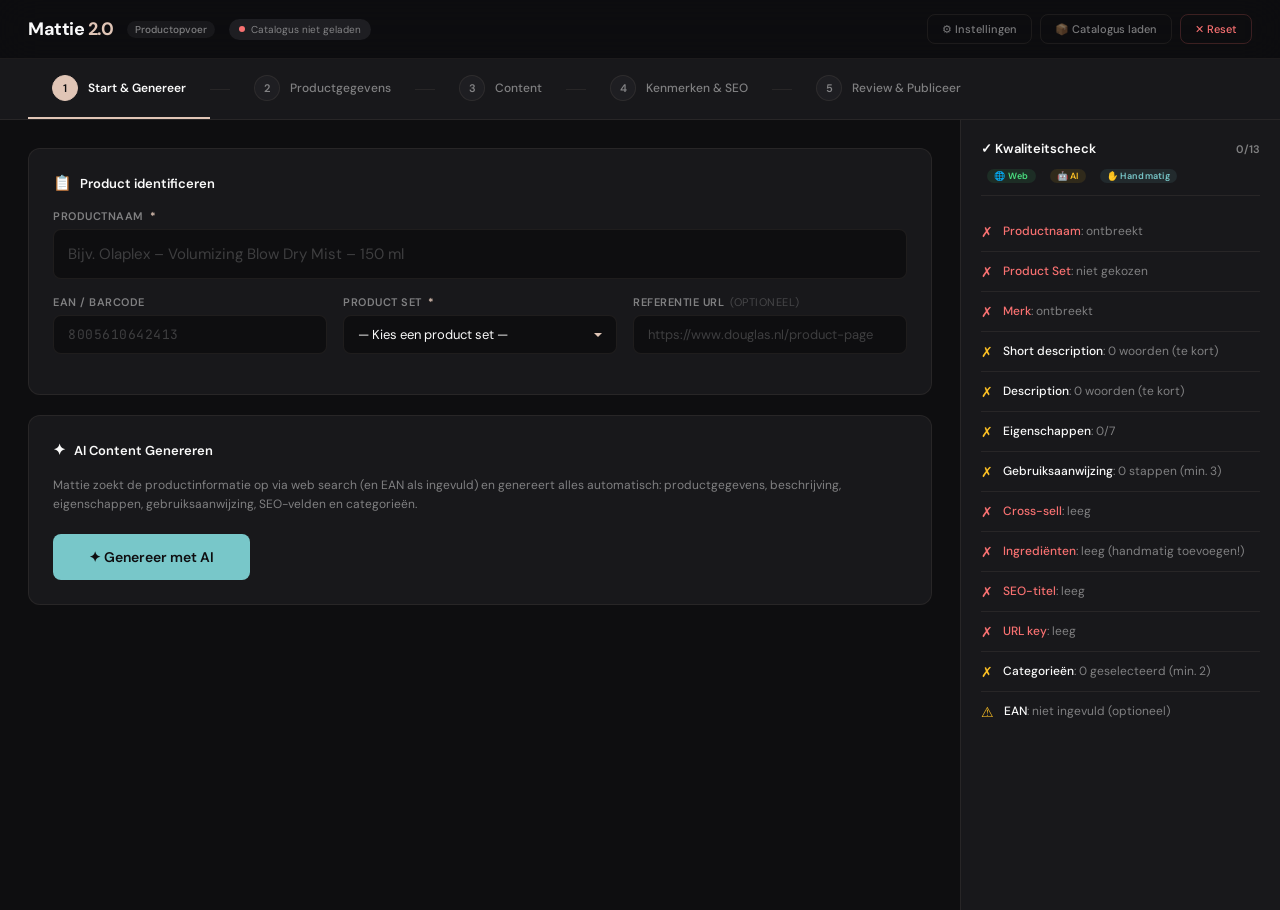
<file: index.html>
<!DOCTYPE html>
<html lang="nl">
<head>
<meta charset="UTF-8">
<meta name="viewport" content="width=device-width, initial-scale=1.0">
<title>Productopvoer Mattie 2.0 — Haarshop.nl</title>
<link rel="preconnect" href="https://fonts.googleapis.com">
<link href="https://fonts.googleapis.com/css2?family=DM+Sans:wght@300;400;500;600;700&family=JetBrains+Mono:wght@400;500&display=swap" rel="stylesheet">
<style>
:root {
  --bg: #0e0e10;
  --surface: #18181b;
  --surface2: #1e1e22;
  --border: rgba(224,197,182,0.08);
  --border-active: rgba(224,197,182,0.25);
  --brand: #e0c5b6;
  --brand-dark: #bf8d7a;
  --brand-light: #efd6ca;
  --teal: #78c7c9;
  --teal-dark: #428e8c;
  --green: #4ade80;
  --red: #f87171;
  --yellow: #fbbf24;
  --text: #fafafa;
  --text-dim: rgba(255,255,255,0.45);
  --text-muted: rgba(255,255,255,0.2);
  --mono: 'JetBrains Mono', monospace;
  --sans: 'DM Sans', -apple-system, sans-serif;
  --radius: 12px;
  --radius-sm: 8px;
}
* { margin:0; padding:0; box-sizing:border-box; }
body { font-family:var(--sans); background:var(--bg); color:var(--text); min-height:100vh; overflow-x:hidden; }
::selection { background:var(--brand); color:var(--bg); }
::-webkit-scrollbar { width:6px; }
::-webkit-scrollbar-track { background:transparent; }
::-webkit-scrollbar-thumb { background:rgba(224,197,182,0.15); border-radius:3px; }

/* ─── Header ─── */
.header {
  position:sticky; top:0; z-index:100;
  display:flex; align-items:center; justify-content:space-between;
  padding:14px 28px;
  background:rgba(14,14,16,0.85); backdrop-filter:blur(20px);
  border-bottom:1px solid var(--border);
}
.header-left { display:flex; align-items:center; gap:14px; }
.logo { font-size:18px; font-weight:700; letter-spacing:-0.5px; }
.logo span { color:var(--brand); }
.version { font-size:10px; color:var(--text-dim); background:var(--surface); padding:2px 8px; border-radius:20px; font-weight:500; }
.header-actions { display:flex; gap:8px; align-items:center; }
.header-btn {
  padding:7px 14px; border-radius:var(--radius-sm); border:1px solid var(--border);
  background:transparent; color:var(--text-dim); font-size:11px; font-weight:500;
  cursor:pointer; transition:all .15s; font-family:var(--sans);
}
.header-btn:hover { border-color:var(--border-active); color:var(--text); }
.header-btn.active { border-color:var(--teal); color:var(--teal); }

/* ─── Steps Nav ─── */
.steps-nav {
  display:flex; align-items:center; gap:0; padding:0 28px;
  background:var(--surface); border-bottom:1px solid var(--border);
  overflow-x:auto;
}
.step-item {
  display:flex; align-items:center; gap:10px; padding:16px 24px;
  cursor:pointer; position:relative; white-space:nowrap; transition:all .15s;
  border-bottom:2px solid transparent;
}
.step-item:hover { background:rgba(224,197,182,0.03); }
.step-item.active { border-bottom-color:var(--brand); }
.step-item.completed .step-num { background:var(--teal); color:var(--bg); }
.step-item.has-errors .step-num { background:var(--red); color:white; }
.step-num {
  width:26px; height:26px; border-radius:50%; display:flex; align-items:center; justify-content:center;
  font-size:11px; font-weight:600; background:var(--surface2); color:var(--text-dim);
  border:1.5px solid var(--border); transition:all .2s;
}
.step-item.active .step-num { background:var(--brand); color:var(--bg); border-color:var(--brand); }
.step-label { font-size:12px; font-weight:500; color:var(--text-dim); }
.step-item.active .step-label { color:var(--text); font-weight:600; }
.step-divider { width:20px; height:1px; background:var(--border); flex-shrink:0; }

/* ─── Main Layout ─── */
.main { display:flex; min-height:calc(100vh - 110px); }
.content-area { flex:1; padding:28px; overflow-y:auto; max-height:calc(100vh - 110px); }
.sidebar {
  width:320px; flex-shrink:0; border-left:1px solid var(--border);
  background:var(--surface); padding:20px; overflow-y:auto; max-height:calc(100vh - 110px);
}

/* ─── Step Panels ─── */
.step-panel { display:none; animation:fadeIn .25s ease; }
.step-panel.active { display:block; }
@keyframes fadeIn { from { opacity:0; transform:translateY(8px); } to { opacity:1; transform:translateY(0); } }

/* ─── Cards ─── */
.card {
  background:var(--surface); border:1px solid var(--border); border-radius:var(--radius);
  padding:24px; margin-bottom:20px;
}
.card-header { font-size:13px; font-weight:600; color:var(--text); margin-bottom:16px; display:flex; align-items:center; gap:8px; }
.card-header .icon { font-size:15px; }

/* ─── Form Fields ─── */
.field { margin-bottom:16px; }
.field-label { font-size:11px; font-weight:600; color:var(--text-dim); margin-bottom:6px; display:flex; align-items:center; gap:6px; text-transform:uppercase; letter-spacing:0.5px; }
.field-label .req { color:var(--brand); }
.field-input, .field-select, .field-textarea {
  width:100%; padding:10px 14px; background:var(--bg); border:1.5px solid var(--border);
  border-radius:var(--radius-sm); color:var(--text); font-size:13px; font-family:var(--sans);
  transition:border-color .15s;
}
.field-input:focus, .field-select:focus, .field-textarea:focus { outline:none; border-color:var(--brand); }
.field-textarea { resize:vertical; min-height:80px; line-height:1.6; }
.field-input::placeholder, .field-textarea::placeholder { color:var(--text-muted); }
.field-input.mono { font-family:var(--mono); letter-spacing:0.5px; }
.field-select { cursor:pointer; appearance:none; background-image:url("data:image/svg+xml,%3Csvg xmlns='http://www.w3.org/2000/svg' width='12' height='12' viewBox='0 0 12 12'%3E%3Cpath fill='%23e0c5b6' d='M2 4l4 4 4-4'/%3E%3C/svg%3E"); background-repeat:no-repeat; background-position:right 12px center; padding-right:32px; }
.grid-2 { display:grid; grid-template-columns:1fr 1fr; gap:16px; }
.grid-3 { display:grid; grid-template-columns:1fr 1fr 1fr; gap:16px; }

/* ─── Badges / Tags ─── */
.badge-container { display:flex; flex-wrap:wrap; gap:6px; margin-top:6px; }
.badge {
  padding:5px 12px; border-radius:20px; font-size:11px; font-weight:500;
  background:var(--bg); border:1px solid var(--border); color:var(--text-dim);
  cursor:pointer; transition:all .15s; user-select:none;
}
.badge:hover { border-color:var(--border-active); color:var(--text); }
.badge.selected { background:rgba(120,199,201,0.12); border-color:var(--teal); color:var(--teal); }

/* ─── Buttons ─── */
.btn-primary {
  padding:12px 28px; background:var(--brand); color:var(--bg); border:none;
  border-radius:var(--radius-sm); font-size:13px; font-weight:600; cursor:pointer;
  font-family:var(--sans); transition:all .15s; display:inline-flex; align-items:center; gap:8px;
}
.btn-primary:hover { background:var(--brand-dark); }
.btn-primary:disabled { opacity:0.4; cursor:not-allowed; }
.btn-secondary {
  padding:10px 20px; background:transparent; color:var(--text-dim); border:1.5px solid var(--border);
  border-radius:var(--radius-sm); font-size:12px; font-weight:500; cursor:pointer;
  font-family:var(--sans); transition:all .15s; display:inline-flex; align-items:center; gap:6px;
}
.btn-secondary:hover { border-color:var(--border-active); color:var(--text); }
.btn-teal { background:var(--teal); color:var(--bg); border-color:var(--teal); }
.btn-teal:hover { background:var(--teal-dark); }
.btn-row { display:flex; gap:10px; margin-top:20px; }

/* ─── Validation Sidebar ─── */
.check-item { display:flex; align-items:flex-start; gap:10px; padding:10px 0; border-bottom:1px solid var(--border); }
.check-item:last-child { border:none; }
.check-icon { font-size:14px; flex-shrink:0; margin-top:1px; }
.check-label { font-size:12px; color:var(--text-dim); line-height:1.5; }
.check-label strong { color:var(--text); font-weight:500; }
.check-pass .check-icon { color:var(--green); }
.check-fail .check-icon { color:var(--red); }
.check-warn .check-icon { color:var(--yellow); }
.check-pass .check-label strong { color:var(--green); }
.check-fail .check-label strong { color:var(--red); }

/* ─── Preview ─── */
.preview-box {
  background:white; color:#333; border-radius:var(--radius); padding:28px;
  font-size:14px; line-height:1.7; max-height:60vh; overflow-y:auto;
}
.preview-box h2 { font-size:17px; margin:20px 0 10px; color:#1a1a1a; }
.preview-box h3 { font-size:15px; margin:20px 0 8px; color:#1a1a1a; }
.preview-box ul, .preview-box ol { padding-left:22px; margin:8px 0; }
.preview-box li { margin:4px 0; }
.preview-box a { color:var(--teal-dark); }

/* ─── Copy Block ─── */
.copy-block {
  position:relative; background:var(--bg); border:1px solid var(--border);
  border-radius:var(--radius-sm); padding:16px; margin-bottom:12px;
}
.copy-block pre { font-family:var(--mono); font-size:11px; color:var(--text-dim); white-space:pre-wrap; word-break:break-all; line-height:1.6; max-height:200px; overflow-y:auto; }
.copy-btn {
  position:absolute; top:8px; right:8px;
  padding:4px 10px; background:var(--surface2); border:1px solid var(--border);
  border-radius:4px; color:var(--text-dim); font-size:10px; cursor:pointer;
  font-family:var(--sans); transition:all .15s;
}
.copy-btn:hover { background:var(--brand); color:var(--bg); border-color:var(--brand); }

/* ─── Toast ─── */
.toast {
  position:fixed; bottom:24px; left:50%; transform:translateX(-50%);
  padding:12px 24px; border-radius:var(--radius-sm); font-size:12px; font-weight:500;
  z-index:9999; animation:toastIn .3s ease; pointer-events:none;
  backdrop-filter:blur(10px);
}
.toast.success { background:rgba(74,222,128,0.15); color:var(--green); border:1px solid rgba(74,222,128,0.2); }
.toast.error { background:rgba(248,113,113,0.15); color:var(--red); border:1px solid rgba(248,113,113,0.2); }
@keyframes toastIn { from { opacity:0; transform:translateX(-50%) translateY(10px); } to { opacity:1; transform:translateX(-50%) translateY(0); } }

/* ─── Spinning ─── */
.spinning { display:inline-block; animation:spin 1s linear infinite; }
@keyframes spin { to { transform:rotate(360deg); } }

/* ─── Structured Info Table ─── */
.info-table { width:100%; font-size:12px; }
.info-table td { padding:6px 0; border-bottom:1px solid var(--border); vertical-align:top; }
.info-table td:first-child { color:var(--text-dim); width:130px; font-weight:500; }
.info-table td:last-child { color:var(--text); }

/* ─── Progress ─── */
.progress-bar { height:3px; background:var(--border); border-radius:2px; overflow:hidden; margin-top:8px; }
.progress-fill { height:100%; background:var(--teal); transition:width .3s ease; border-radius:2px; }

/* ─── Catalog Status ─── */
.catalog-badge {
  display:inline-flex; align-items:center; gap:6px; padding:4px 10px;
  background:var(--surface2); border-radius:20px; font-size:10px; color:var(--text-dim);
}
.catalog-dot { width:6px; height:6px; border-radius:50%; }
.catalog-dot.on { background:var(--green); }
.catalog-dot.off { background:var(--red); }

/* ─── Source Indicators ─── */
.source-tag {
  display:inline-flex; align-items:center; gap:3px;
  padding:1px 7px; border-radius:10px; font-size:9px; font-weight:600;
  letter-spacing:0.3px; vertical-align:middle; margin-left:6px;
}
.source-tag.web { background:rgba(74,222,128,0.1); color:#4ade80; }
.source-tag.ai { background:rgba(251,191,36,0.1); color:#fbbf24; }
.source-tag.manual { background:rgba(120,199,201,0.1); color:#78c7c9; }

/* Responsive */
@media (max-width:1024px) {
  .main { flex-direction:column; }
  .sidebar { width:100%; max-height:none; border-left:none; border-top:1px solid var(--border); }
}
</style>
</head>
<body>

<!-- ═══ HEADER ═══ -->
<div class="header">
  <div class="header-left">
    <div class="logo">Mattie <span>2.0</span></div>
    <span class="version">Productopvoer</span>
    <div class="catalog-badge" id="catalogBadge"><div class="catalog-dot off" id="catalogDot"></div><span id="catalogBadgeText">Catalogus niet geladen</span></div>
  </div>
  <div class="header-actions">
    <button class="header-btn" onclick="showSettingsModal()">⚙ Instellingen</button>
    <button class="header-btn" onclick="loadCatalog()">📦 Catalogus laden</button>
    <button class="header-btn" onclick="resetAll()" style="color:var(--red);border-color:rgba(248,113,113,0.2);">✕ Reset</button>
  </div>
</div>

<!-- ═══ STEPS NAV ═══ -->
<div class="steps-nav" id="stepsNav">
  <div class="step-item active" data-step="0" onclick="goToStep(0)">
    <div class="step-num">1</div><div class="step-label">Start & Genereer</div>
  </div>
  <div class="step-divider"></div>
  <div class="step-item" data-step="1" onclick="goToStep(1)">
    <div class="step-num">2</div><div class="step-label">Productgegevens</div>
  </div>
  <div class="step-divider"></div>
  <div class="step-item" data-step="2" onclick="goToStep(2)">
    <div class="step-num">3</div><div class="step-label">Content</div>
  </div>
  <div class="step-divider"></div>
  <div class="step-item" data-step="3" onclick="goToStep(3)">
    <div class="step-num">4</div><div class="step-label">Kenmerken & SEO</div>
  </div>
  <div class="step-divider"></div>
  <div class="step-item" data-step="4" onclick="goToStep(4)">
    <div class="step-num">5</div><div class="step-label">Review & Publiceer</div>
  </div>
</div>

<!-- ═══ MAIN ═══ -->
<div class="main">
<div class="content-area" id="contentArea">

<!-- ══ STEP 0: Identificatie & Genereren ══ -->
<div class="step-panel active" id="step0">
  <div class="card">
    <div class="card-header"><span class="icon">📋</span> Product identificeren</div>
    <div class="field">
      <div class="field-label">Productnaam <span class="req">*</span></div>
      <input class="field-input" id="productName" placeholder="Bijv. Olaplex – Volumizing Blow Dry Mist – 150 ml" style="font-size:15px;padding:14px;">
    </div>
    <div class="grid-3">
      <div class="field">
        <div class="field-label">EAN / Barcode</div>
        <input class="field-input mono" id="ean" placeholder="8005610642413">
      </div>
      <div class="field">
        <div class="field-label">Product Set <span class="req">*</span></div>
        <select class="field-select" id="productSet" onchange="onProductSetChange()">
          <option value="">— Kies een product set —</option>
          <option value="Haarverzorging">Haarverzorging</option>
          <option value="Haarstyling">Haarstyling</option>
          <option value="Haarkleuringen">Haarkleuringen</option>
          <option value="Blondeermiddel">Blondeermiddel</option>
          <option value="Developers">Developers</option>
          <option value="Huidverzorging">Huidverzorging</option>
          <option value="Lichaam">Lichaam</option>
          <option value="Make-Up">Make-Up</option>
          <option value="Föhns">Föhns</option>
          <option value="Föhnborstels">Föhnborstels</option>
          <option value="Krultangen">Krultangen</option>
          <option value="Krulsets">Krulsets</option>
          <option value="Stijltangen">Stijltangen</option>
          <option value="Haarborstels">Haarborstels</option>
          <option value="Haarkammen">Haarkammen</option>
          <option value="Haarrollers">Haarrollers</option>
          <option value="Hair Extensions">Hair Extensions</option>
          <option value="Elastiekjes & Klemmen">Elastiekjes &amp; Klemmen</option>
          <option value="Kappersscharen">Kappersscharen</option>
          <option value="Epileren">Epileren</option>
          <option value="Messen">Messen</option>
          <option value="Nagelverzorging">Nagelverzorging</option>
          <option value="Oefenhoofden">Oefenhoofden</option>
          <option value="Omvorming">Omvorming</option>
          <option value="Accessoires">Accessoires</option>
          <option value="Opzetkammen">Opzetkammen</option>
          <option value="Parfum & Geuren">Parfum &amp; Geuren</option>
          <option value="Professional">Professional</option>
          <option value="Scheren">Scheren</option>
          <option value="Snijkoppen">Snijkoppen</option>
          <option value="Styling Brush">Styling Brush</option>
          <option value="Stylingtool">Stylingtool</option>
          <option value="Trimmers & Tondeuses">Trimmers &amp; Tondeuses</option>
          <option value="Wenkbrauw & Wimper">Wenkbrauw &amp; Wimper</option>
          <option value="Wimperverlenging">Wimperverlenging</option>
        </select>
      </div>
      <div class="field">
        <div class="field-label">Referentie URL <span style="font-weight:400;color:var(--text-muted);">(optioneel)</span></div>
        <input class="field-input" id="refUrl" placeholder="https://www.douglas.nl/product-page">
      </div>
    </div>
    <div id="dupeCheck" style="display:none;margin-top:12px;padding:12px 16px;border-radius:var(--radius-sm);font-size:12px;"></div>
  </div>

  <div class="card">
    <div class="card-header"><span class="icon">✦</span> AI Content Genereren</div>
    <p style="font-size:12px;color:var(--text-dim);margin-bottom:20px;line-height:1.6;">
      Mattie zoekt de productinformatie op via web search (en EAN als ingevuld) en genereert alles automatisch: productgegevens, beschrijving, eigenschappen, gebruiksaanwijzing, SEO-velden en categorieën.
    </p>
    <div id="aiStatus" style="display:none;margin-bottom:16px;padding:16px;background:var(--bg);border-radius:var(--radius-sm);border:1px solid var(--border);">
      <div style="font-size:12px;color:var(--text-dim);margin-bottom:8px;" id="aiStatusText">Bezig met genereren...</div>
      <div class="progress-bar"><div class="progress-fill" id="aiProgress" style="width:0%"></div></div>
    </div>
    <button class="btn-primary btn-teal" id="generateBtn" onclick="generateWithAI()" style="font-size:14px;padding:14px 36px;">
      ✦ Genereer met AI
    </button>
    <div id="aiError" style="display:none;margin-top:12px;padding:12px;background:rgba(248,113,113,0.08);border:1px solid rgba(248,113,113,0.15);border-radius:var(--radius-sm);color:var(--red);font-size:12px;"></div>
  </div>
</div>

<!-- ══ STEP 1: Productgegevens ══ -->
<div class="step-panel" id="step1">
  <div class="card">
    <div class="card-header"><span class="icon">📦</span> Productgegevens</div>
    <div class="grid-3">
      <div class="field"><div class="field-label">Merk <span class="req">*</span></div><input class="field-input" id="brand" placeholder="Wella Professionals" oninput="markManual('brand')"></div>
      <div class="field"><div class="field-label">Lijn</div><input class="field-input" id="line" placeholder="Ultimate Color" oninput="markManual('line')"></div>
      <div class="field"><div class="field-label">Sub-lijn</div><input class="field-input" id="subLine" placeholder="Optioneel" oninput="markManual('subLine')"></div>
    </div>
    <div class="grid-3">
      <div class="field"><div class="field-label">Producttype <span class="req">*</span></div><input class="field-input" id="productType" placeholder="Shampoo" oninput="markManual('productType')"></div>
      <div class="field"><div class="field-label">Sub producttype</div><input class="field-input" id="subProductType" placeholder="Optioneel" oninput="markManual('subProductType')"></div>
      <div class="field"><div class="field-label">Inhoud <span class="req">*</span></div><input class="field-input" id="contentSize" placeholder="250 ml" oninput="markManual('content')"></div>
    </div>
    <div class="grid-2">
      <div class="field"><div class="field-label">SKU</div><input class="field-input mono" id="sku" placeholder="WEL-UC-SHA-250" oninput="markManual('sku')"></div>
      <div class="field"><div class="field-label">Ingrediënten</div><textarea class="field-textarea" id="ingredients" rows="3" placeholder="Volledige INCI-lijst..." oninput="markManual('ingredients')"></textarea></div>
    </div>
  </div>

  <div class="btn-row">
    <button class="btn-secondary" onclick="goToStep(0)">← Terug</button>
    <button class="btn-primary" onclick="goToStep(2)">Volgende stap →</button>
  </div>
</div>

<!-- ══ STEP 2: Content ══ -->
<div class="step-panel" id="step2">
  <div class="card">
    <div class="card-header"><span class="icon">📝</span> Short Description</div>
    <textarea class="field-textarea" id="shortDescription" rows="2" placeholder="Korte beschrijving, 15-20 woorden, zonder productnaam..." oninput="markManual('shortDescription');runValidation()"></textarea>
    <div style="font-size:10px;color:var(--text-muted);margin-top:4px;" id="shortDescCount">0 woorden</div>
  </div>

  <div class="card">
    <div class="card-header"><span class="icon">📄</span> Productomschrijving</div>
    <div style="display:flex;gap:6px;margin-bottom:8px;">
      <button class="btn-secondary" style="padding:4px 10px;font-size:10px;" onclick="wrapDesc('strong')"><b>B</b></button>
      <button class="btn-secondary" style="padding:4px 10px;font-size:10px;" onclick="wrapDesc('em')"><em>I</em></button>
      <button class="btn-secondary" style="padding:4px 10px;font-size:10px;" onclick="insertDesc('<br>')">↵ br</button>
      <button class="btn-secondary" style="padding:4px 10px;font-size:10px;" onclick="stripDescFormatting()">✕ Strip</button>
      <button class="btn-secondary" style="padding:4px 10px;font-size:10px;" onclick="toggleDescPreview()">👁 Preview</button>
    </div>
    <textarea class="field-textarea" id="description" rows="6" placeholder="Productomschrijving (~100 woorden)..." oninput="markManual('description');runValidation()"></textarea>
    <div id="descPreview" style="display:none;margin-top:8px;" class="preview-box"></div>
    <div style="font-size:10px;color:var(--text-muted);margin-top:4px;" id="descCount">0 woorden</div>
  </div>

  <div class="card">
    <div class="card-header"><span class="icon">⭐</span> Belangrijkste Eigenschappen <span style="font-size:10px;color:var(--text-muted);margin-left:auto;">6-7 stuks</span></div>
    <div id="featuresContainer"></div>
  </div>

  <div class="card">
    <div class="card-header"><span class="icon">📋</span> Gebruiksaanwijzing</div>
    <div id="stepsContainer"></div>
    <button class="btn-secondary" style="margin-top:8px;" onclick="addStep()">+ Stap toevoegen</button>
  </div>

  <div class="card">
    <div class="card-header"><span class="icon">🔗</span> Cross-sell</div>
    <input class="field-input" id="crossSellText" placeholder="Cross-sell tekst met <a href> links naar gerelateerde producten..." oninput="markManual('crossSellText');runValidation()">
  </div>

  <div class="btn-row">
    <button class="btn-secondary" onclick="goToStep(1)">← Terug</button>
    <button class="btn-primary" onclick="goToStep(3)">Volgende stap →</button>
  </div>
</div>

<!-- ══ STEP 3: Kenmerken & SEO ══ -->
<div class="step-panel" id="step3">
  <div class="card">
    <div class="card-header"><span class="icon">🏷</span> Categorieën</div>
    <div id="categoriesContainer" class="badge-container"></div>
    <div style="display:flex;gap:8px;margin-top:10px;">
      <input class="field-input" id="newCategory" placeholder="Nieuwe categorie..." style="flex:1;">
      <button class="btn-secondary" onclick="addCategory()">+ Toevoegen</button>
    </div>
  </div>

  <div class="card">
    <div class="card-header"><span class="icon">💇</span> Ik heb</div>
    <div id="ikHebContainer" class="badge-container"></div>
  </div>

  <div class="card">
    <div class="card-header"><span class="icon">⚡</span> Werking</div>
    <div id="werkingContainer" class="badge-container"></div>
  </div>

  <div class="card">
    <div class="card-header"><span class="icon">🌿</span> Vrij van</div>
    <div id="vrijVanContainer" class="badge-container"></div>
  </div>

  <div id="dynamicSpecsCard" class="card" style="display:none;">
    <div class="card-header"><span class="icon">⚙</span> Specificaties</div>
    <div id="dynamicFieldsContainer"></div>
  </div>

  <div class="card">
    <div class="card-header"><span class="icon">🔍</span> SEO</div>
    <div class="field"><div class="field-label">SEO Titel</div><input class="field-input" id="seoTitle" placeholder="Productnaam - morgen in huis✓" oninput="markManual('seoTitle');runValidation()"></div>
    <div class="field"><div class="field-label">SEO Beschrijving</div><textarea class="field-textarea" id="seoDescription" rows="2" placeholder="Productnaam bestel je voordelig op Haarshop.nl ✓ Morgen in Huis ✓..." oninput="markManual('seoDescription');runValidation()"></textarea></div>
    <div class="field"><div class="field-label">URL Key</div><input class="field-input mono" id="urlKey" placeholder="wella-ultimate-color-shampoo-250-ml" oninput="markManual('urlKey');runValidation()"></div>
    <div class="field"><div class="field-label">Meta Title</div><input class="field-input" id="metaTitle" placeholder="Productnaam zonder streepjes" oninput="markManual('metaTitle')"></div>
  </div>

  <div class="btn-row">
    <button class="btn-secondary" onclick="goToStep(2)">← Terug</button>
    <button class="btn-primary" onclick="goToStep(4)">Review & Publiceer →</button>
  </div>
</div>

<!-- ══ STEP 4: Review & Publiceer ══ -->
<div class="step-panel" id="step4">
  <div class="card">
    <div class="card-header"><span class="icon">👁</span> Live Preview</div>
    <div class="preview-box" id="livePreview"></div>
  </div>

  <div class="card">
    <div class="card-header"><span class="icon">📊</span> Gestructureerde Informatie</div>
    <table class="info-table" id="structuredInfo"></table>
  </div>

  <!-- Copy-paste fallback blocks -->
  <div class="card">
    <div class="card-header"><span class="icon">📋</span> Kopieerbare Blokken</div>
    <p style="font-size:11px;color:var(--text-dim);margin-bottom:16px;">Gebruik deze blokken om alles handmatig in Magento te plakken.</p>

    <div style="font-size:11px;color:var(--text-dim);font-weight:600;margin-bottom:6px;">Short Description (HTML)</div>
    <div class="copy-block">
      <button class="copy-btn" onclick="copyBlock('copyShort')">Kopieer</button>
      <pre id="copyShort"></pre>
    </div>

    <div style="font-size:11px;color:var(--text-dim);font-weight:600;margin-bottom:6px;">Description (HTML)</div>
    <div class="copy-block">
      <button class="copy-btn" onclick="copyBlock('copyFull')">Kopieer</button>
      <pre id="copyFull"></pre>
    </div>

    <div style="font-size:11px;color:var(--text-dim);font-weight:600;margin-bottom:6px;">Ingrediënten</div>
    <div class="copy-block">
      <button class="copy-btn" onclick="copyBlock('copyIngredients')">Kopieer</button>
      <pre id="copyIngredients"></pre>
    </div>

    <div style="font-size:11px;color:var(--text-dim);font-weight:600;margin-bottom:6px;">SEO Titel</div>
    <div class="copy-block">
      <button class="copy-btn" onclick="copyBlock('copySeoTitle')">Kopieer</button>
      <pre id="copySeoTitle"></pre>
    </div>

    <div style="font-size:11px;color:var(--text-dim);font-weight:600;margin-bottom:6px;">SEO Beschrijving</div>
    <div class="copy-block">
      <button class="copy-btn" onclick="copyBlock('copySeoDesc')">Kopieer</button>
      <pre id="copySeoDesc"></pre>
    </div>

    <div style="font-size:11px;color:var(--text-dim);font-weight:600;margin-bottom:6px;">URL Key</div>
    <div class="copy-block">
      <button class="copy-btn" onclick="copyBlock('copyUrlKey')">Kopieer</button>
      <pre id="copyUrlKey"></pre>
    </div>

    <div style="font-size:11px;color:var(--text-dim);font-weight:600;margin-bottom:6px;">Alle productinfo (platte tekst)</div>
    <div class="copy-block">
      <button class="copy-btn" onclick="copyBlock('copyStructured')">Kopieer</button>
      <pre id="copyStructured"></pre>
    </div>
  </div>

  <div class="card">
    <div class="card-header"><span class="icon">🚀</span> Publiceren naar Magento</div>
    <p style="font-size:11px;color:var(--text-dim);margin-bottom:16px;">Push alle content direct naar Magento 2 via de API. Vereist een geconfigureerde Magento-koppeling.</p>
    <div class="btn-row" style="margin-top:0;">
      <button class="btn-primary btn-teal" onclick="pushToMagento()" id="pushBtn">🚀 Publiceer naar Magento</button>
      <button class="btn-secondary" onclick="exportAllAsText()">📥 Exporteer als tekst</button>
    </div>
    <div id="pushStatus" style="display:none;margin-top:12px;padding:12px;border-radius:var(--radius-sm);font-size:12px;"></div>
  </div>

  <div class="btn-row">
    <button class="btn-secondary" onclick="goToStep(3)">← Terug</button>
  </div>
</div>

</div><!-- /content-area -->

<!-- ═══ SIDEBAR: Validation ═══ -->
<div class="sidebar" id="sidebar">
  <div style="font-size:13px;font-weight:600;margin-bottom:12px;display:flex;align-items:center;gap:8px;">
    <span>✓ Kwaliteitscheck</span>
    <span id="validationScore" style="margin-left:auto;font-size:11px;color:var(--text-dim);"></span>
  </div>
  <div style="display:flex;gap:8px;margin-bottom:16px;padding-bottom:12px;border-bottom:1px solid var(--border);">
    <span class="source-tag web">🌐 Web</span>
    <span class="source-tag ai">🤖 AI</span>
    <span class="source-tag manual">✋ Handmatig</span>
  </div>
  <div id="validationList"></div>
</div>

</div><!-- /main -->

<!-- ═══ Settings Modal ═══ -->
<div id="settingsModal" style="display:none;position:fixed;inset:0;z-index:500;background:rgba(0,0,0,0.6);backdrop-filter:blur(6px);display:none;align-items:center;justify-content:center;">
  <div style="background:var(--surface);border:1px solid var(--border);border-radius:var(--radius);padding:28px;width:480px;max-width:90vw;">
    <div style="font-size:15px;font-weight:600;margin-bottom:20px;">⚙ Instellingen</div>
    <div class="field"><div class="field-label">Anthropic API Key</div><input class="field-input mono" id="settingsApiKey" type="password" placeholder="sk-ant-..."></div>
    <div class="field"><div class="field-label">Magento URL</div><input class="field-input mono" id="settingsMagentoUrl" placeholder="https://www.haarshop.nl"></div>
    <div class="field"><div class="field-label">Magento API Token</div><input class="field-input mono" id="settingsMagentoKey" type="password" placeholder="Bearer token"></div>
    <div class="btn-row">
      <button class="btn-secondary" onclick="closeSettingsModal()">Annuleren</button>
      <button class="btn-primary" onclick="saveSettings()">Opslaan</button>
    </div>
  </div>
</div>

<script>
// ════════════════════════════════════════════
// PRODUCTOPVOER MATTIE 2.0 — JAVASCRIPT
// ════════════════════════════════════════════

// ─── Data Store ───
const data = {
  features: ['','','','','','',''],
  steps: ['','','',''],
  categories: [],
  ikHeb: [],
  werking: [],
  vrijVan: [],
};
let dynamicFieldValues = {};
let currentStep = 0;

// Source tracking: 'web' | 'ai' | 'manual' per field
let fieldSources = {};
const SOURCE_LABELS = { web: '🌐 Web', ai: '🤖 AI', manual: '✋ Handmatig' };
const SOURCE_COLORS = { web: '#4ade80', ai: '#fbbf24', manual: '#78c7c9' };

// ─── Product Set Configuration ───
const PRODUCT_SET_CONFIG = {
  'Haarverzorging': {
    productTypes: ['Shampoo','Conditioner','Haarmasker','Leave-in Conditioner','Haarolie','Treatment','Peeling','Droogshampoo','Shampoo Bar','Scrub','Tonic','Ampullen','Elixer','Mist','Lotion','Booster','Serum'],
    ikHeb: ['Krullend haar','Steil haar','Golvend haar','Fijn haar','Dik haar','Droog haar','Vet haar','Normaal haar','Gekleurd haar','Beschadigd haar','Pluizig haar','Dun haar','Grijs haar','Blond haar','Lang haar','Kort haar','Breekbaar haar','Futloos haar','Poreus haar','Weerbarstig haar','Extensions','Hoofdhuidproblemen','Roos','Gevoelige hoofdhuid','Droge hoofdhuid','Vettige hoofdhuid','Jeukende hoofdhuid','Schilferende hoofdhuid','Haaruitval','Dunner wordend haar','Gespleten punten','Verwaarloosd haar','Chemisch behandeld haar','Geblondeerd haar','Highlighted haar','Afro haar','Kroeshaar','Coily haar','Baby & Kinderen','Mannen'],
    werking: ['Hydraterend','Voedend','Herstellend','Versterkend','Volume gevend','Glad makend','Anti-pluis','Anti-frizz','Kruldefinitie','Kleur beschermend','Glans gevend','Reinigend','Ontwarrend','Hitte beschermend','UV-bescherming','Anti-roos','Verdikkend','Verfrissend','Kalmerend','Beschermt tegen haarbreuk','Verzacht het haar','Elasticiteit herstellend','Definiërend','Diep reinigend','Neutraliserend','Anti-geel','Zilvershampoo','Kleur opfrissend','Kleur verdiepend','Detox','Zuiverend','Pluiscontrole','Beschermt de hoofdhuid','Kalmeert de hoofdhuid','Verwijdert dode huidcellen','Verzorgt de hoofdhuid','Stimuleert haargroei','Verbetert de doorbloeding','Reguleert talgproductie','Exfolierend'],
    vrijVan: ['Sulfaten','SLS/SLES','Parabenen','Siliconen','Ftalaten','Gluten','Minerale oliën','Alcohol','Kunstmatige kleurstoffen','Kunstmatige geurstoffen','Microplastics','PEG','Fosfaten','Formaldehyde','MIT/CMIT','Propyleenglycol','Natriumchloride','Petroleumderivaten','Dierlijke ingrediënten','Palmolie','Vegan','Dierproefvrij','Biologisch','Natuurlijk','CG Proof (Curly Girl)','CO2-neutraal','Gerecyclede verpakking','Certified B Corp'],
    showIngredients: true, showTechSpecs: false, showBeautySpecs: false
  },
  'Haarstyling': {
    productTypes: ['Haarlak','Mousse','Gel','Wax','Crème','Spray','Styling Paste','Pommade','Volume Poeder','Hitte Beschermend Spray','Schuimversteviger','Primer','Styling Klei','Texture Spray','Sea Salt Spray','Finishing Spray'],
    ikHeb: ['Krullend haar','Steil haar','Golvend haar','Fijn haar','Dik haar','Droog haar','Normaal haar','Pluizig haar','Dun haar','Lang haar','Kort haar','Weerbarstig haar','Mannen'],
    werking: ['Lichte fixatie','Middelhoge fixatie','Sterke fixatie','Extreme fixatie','Flexibele hold','Matt effect','Wet look','Natuurlijk effect','Strandlook','Textuur','Body & bounce','Fixerend','Texturiserend','Volume gevend','Glans gevend','Anti-pluis','Hitte beschermend'],
    vrijVan: ['Sulfaten','Parabenen','Siliconen','Alcohol','Kunstmatige geurstoffen','Microplastics','Vegan','Dierproefvrij'],
    showIngredients: true, showTechSpecs: false, showBeautySpecs: true, beautyFields: ['finish']
  },
  'Haarkleuringen': {
    productTypes: ['Permanente kleuring','Semi-permanente kleuring','Toner','Kleurshampoo','Kleurconditioner','Kleurmousse','Uitgroei spray','Uitgroei stift','Color Gloss','Direct Dye'],
    ikHeb: ['Krullend haar','Steil haar','Golvend haar','Fijn haar','Dik haar','Droog haar','Normaal haar','Gekleurd haar','Beschadigd haar','Grijs haar','Blond haar','Geblondeerd haar','Highlighted haar'],
    werking: ['Grijsdekking','Kleurintensivering','Kleur opfrissend','Neutraliserend','Anti-geel','Toning','Glans gevend'],
    vrijVan: ['Sulfaten','Parabenen','Siliconen','Alcohol','Vegan','Dierproefvrij'],
    showIngredients: true, showTechSpecs: false, showBeautySpecs: true, beautyFields: ['kleurTint','dekking','oxidatietijd','mengverhouding']
  },
  'Blondeermiddel': {
    productTypes: ['Blondeerpoeder','Blondeercrème','Blondeerlotion','Highlift kleuring'],
    ikHeb: ['Gekleurd haar','Beschadigd haar','Blond haar','Geblondeerd haar','Highlighted haar'],
    werking: ['Kleurintensivering','Neutraliserend','Anti-geel','Glans gevend'],
    vrijVan: ['Vegan','Dierproefvrij'],
    showIngredients: true, showTechSpecs: false, showBeautySpecs: true, beautyFields: ['oxidatietijd','mengverhouding','volumeSterkte']
  },
  'Developers': {
    productTypes: ['Oxidatie crème','Oxidatie lotion','Waterstofperoxide'],
    ikHeb: [],
    werking: [],
    vrijVan: [],
    showIngredients: false, showTechSpecs: false, showBeautySpecs: true, beautyFields: ['mengverhouding','volumeSterkte']
  },
  'Huidverzorging': {
    productTypes: ['Gezichtscrème','Gezichtsreiniger','Gezichtsserum','Gezichtsmasker','Gezichtsscrub','Toner','Oogcrème','Oogserum','Dagcrème','Nachtcrème','LED apparaat'],
    ikHeb: ['Droge huid','Vette huid','Gevoelige huid','Normale huid','Gemengde huid','Rijpe huid','Acne-gevoelige huid','Geïrriteerde huid','Gedehydrateerde huid'],
    werking: ['Anti-aging','Versteviging','Egalisering','Hydraterend','Voedend','Kalmerend','Verfrissend','Verstevigend','Liftend','Poriën verfijnend','Reinigend','Exfolierend'],
    vrijVan: ['Parabenen','Siliconen','Ftalaten','Minerale oliën','Alcohol','Kunstmatige kleurstoffen','Kunstmatige geurstoffen','Microplastics','PEG','SLS/SLES','Parfum','Vegan','Dierproefvrij','Biologisch','Natuurlijk','Dermatologisch getest','Hypoallergeen'],
    showIngredients: true, showTechSpecs: false, showBeautySpecs: true, beautyFields: ['huidskleur','spf']
  },
  'Lichaam': {
    productTypes: ['Body Lotion','Body Wash','Douchegel','Handcrème','Bodyscrub','Huidolie','Huidserum','Huidcrème','Deodorant','Tanning Mousse','Tanning Spray','Tanning Lotion'],
    ikHeb: ['Droge huid','Vette huid','Gevoelige huid','Normale huid','Gemengde huid','Rijpe huid','Geïrriteerde huid','Gedehydrateerde huid'],
    werking: ['Hydraterend','Voedend','Versteviging','Egalisering','Cellulite verminderend','Bruinend','Zelfbruinend','Verkoelend','Ontspannend','Verstevigend','Reinigend','Exfolierend'],
    vrijVan: ['Parabenen','Siliconen','Ftalaten','Minerale oliën','Alcohol','Kunstmatige geurstoffen','Microplastics','PEG','SLS/SLES','Vegan','Dierproefvrij','Biologisch','Natuurlijk','Dermatologisch getest'],
    showIngredients: true, showTechSpecs: false, showBeautySpecs: true, beautyFields: ['spf']
  },
  'Make-Up': {
    productTypes: ['Foundation','Concealer','Mascara','Lipliner','Lipstick','Lipgloss','Oogschaduw','Eyeliner','Blush','Bronzer','Highlighter','Setting Spray','Primer','Wenkbrauwgel','Wenkbrauwpotlood','Wenkbrauwpoeder','Wenkbrauwverf','Wenkbrauwserum','Wimperserum','Wimperverf'],
    ikHeb: ['Droge huid','Vette huid','Gevoelige huid','Normale huid','Gemengde huid'],
    werking: ['Langhoudend','Waterproof','Smudge-proof','Dekkend','Licht dekkend','Matterend','Glanzend','Voedend','Hydraterend'],
    vrijVan: ['Parabenen','Ftalaten','Minerale oliën','Kunstmatige kleurstoffen','Microplastics','Talk','Vegan','Dierproefvrij','Dermatologisch getest','Hypoallergeen'],
    showIngredients: true, showTechSpecs: false, showBeautySpecs: true, beautyFields: ['kleurTint','dekking','huidskleur','spf','finish']
  },
  'Föhns': {
    productTypes: ['Professionele föhn','Reisföhn','Stille föhn','Föhn met diffuser','Draadloze föhn'],
    ikHeb: [], werking: [], vrijVan: [],
    showIngredients: false, showTechSpecs: true, showBeautySpecs: false,
    techFields: ['wattage','temperatuurstanden','snelheidsstanden','ionentechnologie','coolShot','opzetstukken','snoerlengte','gewicht','autoShutoff','geschiktHaartype','kleurUitvoering']
  },
  'Föhnborstels': {
    productTypes: ['Ronde föhnborstel','Warme lucht borstel','2-in-1 föhnborstel','Roterende föhnborstel'],
    ikHeb: [], werking: [], vrijVan: [],
    showIngredients: false, showTechSpecs: true, showBeautySpecs: false,
    techFields: ['wattage','maxTemperatuur','temperatuurstanden','plaatmateriaal','diameter','opzetstukken','snoerlengte','gewicht','opwarmtijd','autoShutoff','coolShot','kleurUitvoering']
  },
  'Krultangen': {
    productTypes: ['Krultang met klem','Conische krultang','Marcel krultang','Automatische krultang','Triple barrel krultang','Wafeltang'],
    ikHeb: [], werking: [], vrijVan: [],
    showIngredients: false, showTechSpecs: true, showBeautySpecs: false,
    techFields: ['maxTemperatuur','temperatuurstanden','plaatmateriaal','diameter','snoerlengte','gewicht','opwarmtijd','autoShutoff','ionentechnologie','geschiktHaartype','kleurUitvoering']
  },
  'Stijltangen': {
    productTypes: ['Keramische stijltang','Titanium stijltang','Stoom stijltang','Draadloze stijltang','2-in-1 hetelucht stijltang','Mini stijltang'],
    ikHeb: [], werking: [], vrijVan: [],
    showIngredients: false, showTechSpecs: true, showBeautySpecs: false,
    techFields: ['maxTemperatuur','temperatuurstanden','plaatmateriaal','plaatbreedte','snoerlengte','gewicht','opwarmtijd','autoShutoff','ionentechnologie','geschiktHaartype','kleurUitvoering']
  },
  'Krulsets': {
    productTypes: ['Krulset','Verwarmde krulset'],
    ikHeb: [], werking: [], vrijVan: [],
    showIngredients: false, showTechSpecs: true, showBeautySpecs: false,
    techFields: ['maxTemperatuur','temperatuurstanden','plaatmateriaal','diameter','opzetstukken','snoerlengte','gewicht','autoShutoff','kleurUitvoering']
  },
  'Haarborstels': {
    productTypes: ['Paddle brush','Ronde borstel','Vent brush','Detangling brush','Zwijnenhaar borstel','Skeleton brush','Toupeerborstel'],
    ikHeb: [], werking: [], vrijVan: [],
    showIngredients: false, showTechSpecs: false, showBeautySpecs: true, beautyFields: ['materiaal','maatLengte','diameter','kleurUitvoering','geschiktHaartype']
  },
  'Haarkammen': {
    productTypes: ['Staart kam','Brede tand kam','Knipkam','Kleurkam','Styling kam'],
    ikHeb: [], werking: [], vrijVan: [],
    showIngredients: false, showTechSpecs: false, showBeautySpecs: true, beautyFields: ['materiaal','maatLengte','kleurUitvoering','geschiktHaartype']
  },
  'Haarrollers': {
    productTypes: ['Klittenband rollers','Verwarmde rollers','Foam rollers','Flexi rods'],
    ikHeb: [], werking: [], vrijVan: [],
    showIngredients: false, showTechSpecs: false, showBeautySpecs: true, beautyFields: ['materiaal','diameter','maatLengte']
  },
  'Hair Extensions': {
    productTypes: ['Clip-in extensions','Tape extensions','Micro ring extensions','Ponytail extensions','Halo extensions'],
    ikHeb: ['Krullend haar','Steil haar','Golvend haar','Fijn haar','Dik haar'],
    werking: [],
    vrijVan: [],
    showIngredients: false, showTechSpecs: false, showBeautySpecs: true, beautyFields: ['kleurTint','materiaal','maatLengte']
  },
  'Elastiekjes & Klemmen': {
    productTypes: ['Haarelastiek','Scrunchie','Haarklem','Bobby pin','Haarclip','Haarband','Krokodillenklem'],
    ikHeb: [], werking: [], vrijVan: [],
    showIngredients: false, showTechSpecs: false, showBeautySpecs: true, beautyFields: ['materiaal','maatLengte','kleurUitvoering']
  },
  'Kappersscharen': {
    productTypes: ['Knipschaar','Effileerschaar','Linkshandige schaar','Modelleerschaar'],
    ikHeb: [], werking: [], vrijVan: [],
    showIngredients: false, showTechSpecs: false, showBeautySpecs: true, beautyFields: ['materiaal','maatLengte','gewicht','kleurUitvoering']
  },
  'Epileren': {
    productTypes: ['Epilator','Epileerstrips','Harspatroon','Wax apparaat','Wax verwarmer'],
    ikHeb: ['Gevoelige huid','Normale huid'],
    werking: [],
    vrijVan: [],
    showIngredients: false, showTechSpecs: true, showBeautySpecs: false,
    techFields: ['wattage','snoerlengte','gewicht','oplaadtijd','gebruikstijdDraadloos','kleurUitvoering']
  },
  'Messen': {
    productTypes: ['Scheermes','Uitdunmes','Sculpteringmes','Mesbladen (navulling)'],
    ikHeb: [], werking: [], vrijVan: [],
    showIngredients: false, showTechSpecs: false, showBeautySpecs: true,
    beautyFields: ['materiaal','maatLengte','meslengte','aantalTanden','gewicht','kleurUitvoering']
  },
  'Nagelverzorging': {
    productTypes: ['Nagelvijl','Nagelknipper','Nagelriemverzorging','Nagelset','Nagellak'],
    ikHeb: [], werking: [], vrijVan: [],
    showIngredients: false, showTechSpecs: false, showBeautySpecs: true,
    beautyFields: ['materiaal','maatLengte','kleurTint','kleurUitvoering']
  },
  'Oefenhoofden': {
    productTypes: ['Oefenhoofd met echt haar','Oefenhoofd met synthetisch haar','Oefenhoofd kaal','Statiefklem'],
    ikHeb: [], werking: [], vrijVan: [],
    showIngredients: false, showTechSpecs: false, showBeautySpecs: true,
    beautyFields: ['materiaal','maatLengte','haartypeExtensions','kleurTint']
  },
  'Omvorming': {
    productTypes: ['Permanentvloeistof','Fixeervloeistof','Krulvloeistof','Ontkrullingscrème'],
    ikHeb: ['Krullend haar','Steil haar','Golvend haar','Fijn haar','Dik haar','Beschadigd haar','Normaal haar','Gekleurd haar'],
    werking: ['Kruldefinitie','Glad makend','Verzacht het haar','Herstellend'],
    vrijVan: ['Vegan','Dierproefvrij'],
    showIngredients: true, showTechSpecs: false, showBeautySpecs: true,
    beautyFields: ['oxidatietijd','mengverhouding','volumeSterkte']
  },
  'Accessoires': {
    productTypes: ['Verfkom','Verfkwast','Kappersmantel','Aluminium folie','Knipkappe','Tipkam','Waterspuit','Kapperstas'],
    ikHeb: [], werking: [], vrijVan: [],
    showIngredients: false, showTechSpecs: false, showBeautySpecs: true,
    beautyFields: ['materiaal','maatLengte','kleurUitvoering']
  },
  'Opzetkammen': {
    productTypes: ['Opzetkam 3mm','Opzetkam 6mm','Opzetkam 9mm','Opzetkam 12mm','Opzetkamset'],
    ikHeb: [], werking: [], vrijVan: [],
    showIngredients: false, showTechSpecs: false, showBeautySpecs: true,
    beautyFields: ['materiaal','maatLengte','kleurUitvoering']
  },
  'Parfum & Geuren': {
    productTypes: ['Eau de Parfum','Eau de Toilette','Body Mist','Haarparfum','Geursticks'],
    ikHeb: [],
    werking: [],
    vrijVan: ['Alcohol','Ftalaten','Kunstmatige geurstoffen','Vegan','Dierproefvrij'],
    showIngredients: true, showTechSpecs: false, showBeautySpecs: true,
    beautyFields: ['geurtype']
  },
  'Professional': {
    productTypes: ['Kappersstoel','Wasbak','Spiegel','Kapperskar','Sterilisator','Kappersbenodigdheden'],
    ikHeb: [], werking: [], vrijVan: [],
    showIngredients: false, showTechSpecs: false, showBeautySpecs: true,
    beautyFields: ['materiaal','maatLengte','kleurUitvoering']
  },
  'Scheren': {
    productTypes: ['Scheermachine','Scheergel','Scheerschuim','Aftershave','Scheerkwast','Scheermes'],
    ikHeb: ['Gevoelige huid','Normale huid','Geïrriteerde huid'],
    werking: ['Hydraterend','Kalmerend','Verfrissend','Verzachtend','Anti-irritatie'],
    vrijVan: [],
    showIngredients: true, showTechSpecs: true, showBeautySpecs: false,
    techFields: ['oplaadtijd','gebruikstijdDraadloos','snoerlengte','gewicht','kleurUitvoering']
  },
  'Snijkoppen': {
    productTypes: ['Snijkop tondeuse','Snijkop trimmer','Universele snijkop'],
    ikHeb: [], werking: [], vrijVan: [],
    showIngredients: false, showTechSpecs: false, showBeautySpecs: true,
    beautyFields: ['materiaal','maatLengte','meslengte','aantalTanden','kleurUitvoering']
  },
  'Styling Brush': {
    productTypes: ['Ronde styling brush','Paddle styling brush','Verwarmde styling brush'],
    ikHeb: [], werking: [], vrijVan: [],
    showIngredients: false, showTechSpecs: true, showBeautySpecs: false,
    techFields: ['maxTemperatuur','temperatuurstanden','plaatmateriaal','diameter','snoerlengte','gewicht','opwarmtijd','autoShutoff','ionentechnologie','geschiktHaartype','kleurUitvoering']
  },
  'Stylingtool': {
    productTypes: ['Multistyler','Airwrap','Heteluchtborstel','2-in-1 styler'],
    ikHeb: [], werking: [], vrijVan: [],
    showIngredients: false, showTechSpecs: true, showBeautySpecs: false,
    techFields: ['wattage','maxTemperatuur','temperatuurstanden','plaatmateriaal','opzetstukken','snoerlengte','gewicht','opwarmtijd','autoShutoff','ionentechnologie','coolShot','geschiktHaartype','kleurUitvoering']
  },
  'Trimmers & Tondeuses': {
    productTypes: ['Tondeuse','Baardtrimmer','Haartrimmer','Neustrimmer','Detailtrimmer','Draadloze trimmer'],
    ikHeb: [], werking: [], vrijVan: [],
    showIngredients: false, showTechSpecs: true, showBeautySpecs: false,
    techFields: ['wattage','snelheidsstanden','opzetstukken','snoerlengte','gewicht','oplaadtijd','gebruikstijdDraadloos','meslengte','aantalTanden','kleurUitvoering']
  },
  'Wenkbrauw & Wimper': {
    productTypes: ['Wenkbrauwverf','Wimperverf','Wenkbrauwgel','Wenkbrauwserum','Wimperserum','Wimperkruller','Wenkbrauwpotlood'],
    ikHeb: ['Gevoelige huid','Normale huid'],
    werking: [],
    vrijVan: ['Parabenen','Ftalaten','Kunstmatige kleurstoffen','Vegan','Dierproefvrij','Dermatologisch getest'],
    showIngredients: true, showTechSpecs: false, showBeautySpecs: true,
    beautyFields: ['kleurTint','dekking']
  },
  'Wimperverlenging': {
    productTypes: ['Individuele wimpers','Cluster wimpers','Strip wimpers','Wimperlijm','Wimperverwijderaar','Wimperkruller (verlenging)'],
    ikHeb: [],
    werking: [],
    vrijVan: ['Parabenen','Ftalaten','Kunstmatige kleurstoffen','Vegan','Dierproefvrij','Dermatologisch getest'],
    showIngredients: true, showTechSpecs: false, showBeautySpecs: true,
    beautyFields: ['kleurTint','maatLengte','materiaal','haartypeExtensions']
  }
};

// ─── Dynamic Field Definitions ───
const FIELD_DEFS = {
  // Tech specs
  wattage:            { label: 'Wattage',              placeholder: 'Bijv. 2200W',               type: 'text' },
  maxTemperatuur:     { label: 'Max. temperatuur',     placeholder: 'Bijv. 230°C',               type: 'text' },
  temperatuurstanden: { label: 'Temperatuurstanden',   placeholder: 'Bijv. 3 standen / variabel', type: 'text' },
  plaatmateriaal:     { label: 'Plaatmateriaal',       placeholder: 'Bijv. Keramisch / Titanium / Toermalijn', type: 'text' },
  plaatbreedte:       { label: 'Plaatbreedte',         placeholder: 'Bijv. 25 mm',               type: 'text' },
  snoerlengte:        { label: 'Snoerlengte',          placeholder: 'Bijv. 2,7 m',               type: 'text' },
  gewicht:            { label: 'Gewicht',              placeholder: 'Bijv. 490 gram',            type: 'text' },
  opwarmtijd:         { label: 'Opwarmtijd',           placeholder: 'Bijv. 30 seconden',         type: 'text' },
  autoShutoff:        { label: 'Auto shut-off',        placeholder: 'Bijv. Ja, na 30 min',       type: 'text' },
  ionentechnologie:   { label: 'Ionentechnologie',     placeholder: 'Bijv. Ja / Nee',            type: 'text' },
  snelheidsstanden:   { label: 'Snelheidsstanden',     placeholder: 'Bijv. 2 snelheden',         type: 'text' },
  coolShot:           { label: 'Cool shot',            placeholder: 'Bijv. Ja',                  type: 'text' },
  opzetstukken:       { label: 'Opzetstukken',         placeholder: 'Bijv. Diffuser, concentrator', type: 'text' },
  diameter:           { label: 'Diameter (mm)',        placeholder: 'Bijv. 32 mm',               type: 'text' },
  geschiktHaartype:   { label: 'Geschikt haartype',    placeholder: 'Bijv. Alle haartypes / Dik haar', type: 'text' },
  kleurUitvoering:    { label: 'Kleur/Uitvoering',     placeholder: 'Bijv. Zwart / Roségoud',    type: 'text' },
  // Beauty specs
  kleurTint:          { label: 'Kleur/Tint',           placeholder: 'Bijv. 6.0 Donkerblond',     type: 'text' },
  dekking:            { label: 'Dekking',              placeholder: 'Bijv. 100% grijsdekking / Transparant', type: 'text' },
  oxidatietijd:       { label: 'Oxidatietijd',         placeholder: 'Bijv. 30-45 minuten',       type: 'text' },
  mengverhouding:     { label: 'Mengverhouding',       placeholder: 'Bijv. 1:1 / 1:1,5',         type: 'text' },
  volumeSterkte:      { label: 'Volume/Sterkte (%)',   placeholder: 'Bijv. 6% / 9% / 12%',       type: 'text' },
  materiaal:          { label: 'Materiaal',            placeholder: 'Bijv. Keramiek / Hout / Nylon', type: 'text' },
  maatLengte:         { label: 'Maat/Lengte',          placeholder: 'Bijv. 40 cm / 5,5 inch',    type: 'text' },
  huidskleur:         { label: 'Huidskleur geschiktheid', placeholder: 'Bijv. Alle huidskleuren / Lichte huid', type: 'text' },
  spf:                { label: 'SPF',                  placeholder: 'Bijv. SPF 30',              type: 'text' },
  finish:             { label: 'Finish',               placeholder: 'Bijv. Mat / Glans / Satijn', type: 'text' },
  // New fields for added product sets
  meslengte:          { label: 'Meslengte',            placeholder: 'Bijv. 45 mm / 2 inch',     type: 'text' },
  aantalTanden:       { label: 'Aantal tanden/snijvlak', placeholder: 'Bijv. 40 tanden / Enkel snijvlak', type: 'text' },
  oplaadtijd:         { label: 'Oplaadtijd',           placeholder: 'Bijv. 90 minuten',         type: 'text' },
  gebruikstijdDraadloos: { label: 'Gebruikstijd (draadloos)', placeholder: 'Bijv. 60 minuten', type: 'text' },
  geurtype:           { label: 'Geurtype',             placeholder: 'Bijv. Bloemig / Houtachtig / Citrus / Orientaals', type: 'text' },
  haartypeExtensions: { label: 'Haartype (extensions)', placeholder: 'Bijv. Echt haar / Synthetisch / Remy', type: 'text' },
  verzachtend:        { label: 'Verzachtend',          placeholder: 'Bijv. Ja',                 type: 'text' },
};

const HAARSHOP_URLS = {
  // ══════════════════════════════════════
  // HAAR (HAARVERZORGING)
  // ══════════════════════════════════════
  'Haarverzorging':         'https://www.haarshop.nl/haarverzorging',
  'Shampoo':                'https://www.haarshop.nl/haarverzorging/shampoo',
  'Shampoo Bar':            'https://www.haarshop.nl/haarverzorging/shampoo/shampoo-bar',
  'Conditioner':            'https://www.haarshop.nl/haarverzorging/conditioners',
  'Leave-in Conditioner':   'https://www.haarshop.nl/haarverzorging/leave-in-conditioners',
  'Haarmasker':             'https://www.haarshop.nl/haarverzorging/haarmasker',
  'Haar Treatment':         'https://www.haarshop.nl/haarverzorging/treatment',
  'Treatment':              'https://www.haarshop.nl/haarverzorging/treatment',
  'Haarolie':               'https://www.haarshop.nl/haarverzorging/haarolie',
  'Hoofdhuidproblemen':     'https://www.haarshop.nl/haarverzorging/hoofdhuid-oplossingen',
  'Voordeelsets':           'https://www.haarshop.nl/haarverzorging/alle-voordeelsets',

  // ══════════════════════════════════════
  // HAARSTYLING
  // ══════════════════════════════════════
  'Haarstyling':            'https://www.haarshop.nl/haarverzorging/haarstyling',
  'Krullen Creme':          'https://www.haarshop.nl/haarverzorging/haarstyling/krullen-creme',
  'Haarcreme':              'https://www.haarshop.nl/haarverzorging/haarstyling/styling-creme-wax',
  'Styling Paste':          'https://www.haarshop.nl/haarverzorging/haarstyling/haar-paste',
  'Haarwax':                'https://www.haarshop.nl/haarverzorging/haarstyling/wax',
  'Wax':                    'https://www.haarshop.nl/haarverzorging/haarstyling/wax',
  'Volume Poeder':          'https://www.haarshop.nl/haarverzorging/haarstyling/volume-poeder',
  'Gel':                    'https://www.haarshop.nl/haarverzorging/haarstyling/gel',
  'Pommade':                'https://www.haarshop.nl/haarverzorging/haarstyling/pommade',
  'Haarlak':                'https://www.haarshop.nl/haarverzorging/haarstyling/haarspray/haarlak',
  'Haarspray':              'https://www.haarshop.nl/haarverzorging/haarstyling/haarspray/haarlak',
  'Schuimverstevigers':     'https://www.haarshop.nl/haarverzorging/haarstyling/schuimverstevigers',
  'Mousse':                 'https://www.haarshop.nl/haarverzorging/haarstyling/schuimverstevigers',

  // ══════════════════════════════════════
  // HAARKLEURINGEN
  // ══════════════════════════════════════
  'Haarkleuringen':         'https://www.haarshop.nl/haarverzorging/haarkleuringen',
  'Haarverf':               'https://www.haarshop.nl/haarverzorging/haarkleuringen/haarverf',
  'Haarspoelingen':         'https://www.haarshop.nl/haarverzorging/haarkleuringen/haarspoelingen',
  'Blondeer poeders':       'https://www.haarshop.nl/haarverzorging/haarkleuringen/blondeer-poeders',
  'Blondeermiddel':         'https://www.haarshop.nl/haarverzorging/haarkleuringen/blondeer-poeders',
  'Waterstof Peroxide':     'https://www.haarshop.nl/haarverzorging/haarkleuringen/waterstof-peroxide',
  'Kleur opfrissers':       'https://www.haarshop.nl/haarverzorging/haarkleuringen/kleur-opfrissers-kleur-onderhoud',
  'Kleurmousse':            'https://www.haarshop.nl/haarverzorging/haarkleuringen/kleurmousse',
  'Uitgroei Sprays':        'https://www.haarshop.nl/haarverzorging/haarkleuringen/uitgroei-sprays-stiften',

  // ══════════════════════════════════════
  // HAARMODE & EXTENSIONS
  // ══════════════════════════════════════
  'Haaraccessoires':        'https://www.haarshop.nl/haarverzorging/haaraccessoires',
  'Haarelastiekjes':        'https://www.haarshop.nl/haarverzorging/haaraccessoires/haarelastiekjes',
  'Scrunchies':             'https://www.haarshop.nl/haarverzorging/haaraccessoires/velvet-scrunchie',
  'Haarklemmen':            'https://www.haarshop.nl/haarverzorging/haaraccessoires/haarklemmen',
  'Hair Extensions':        'https://www.haarshop.nl/haarverzorging/extensions',
  'Extensions':             'https://www.haarshop.nl/professioneel/extensions',
  'Baby & Kind':            'https://www.haarshop.nl/baby-kind',

  // ══════════════════════════════════════
  // LICHAAM / HUIDVERZORGING
  // ══════════════════════════════════════
  'Huidverzorging':         'https://www.haarshop.nl/huidverzorging',
  'Gezichtsverzorging':     'https://www.haarshop.nl/huidverzorging/gezicht',
  'Gezichtsscrub':          'https://www.haarshop.nl/huidverzorging/gezicht/scrub',
  'Gezichtsreiniger':       'https://www.haarshop.nl/huidverzorging/gezicht/reiniger',
  'Gezichtstoner':          'https://www.haarshop.nl/huidverzorging/gezicht/toner',
  'Gezichtscrème':          'https://www.haarshop.nl/huidverzorging/gezicht/creme',
  'Dagcrème':               'https://www.haarshop.nl/huidverzorging/gezicht/creme/dagcreme',
  'Nachtcrème':             'https://www.haarshop.nl/huidverzorging/gezicht/creme/nachtcreme',
  'Gezichtsserum':          'https://www.haarshop.nl/huidverzorging/gezicht/serum',
  'Gezichtsmasker':         'https://www.haarshop.nl/huidverzorging/gezicht/masker',
  'LED':                    'https://www.haarshop.nl/huidverzorging/gezicht/led',
  'Lichaamsverzorging':     'https://www.haarshop.nl/huidverzorging/lichaam',
  'Handcrème':              'https://www.haarshop.nl/huidverzorging/lichaam/handcreme',
  'Bodyscrub':              'https://www.haarshop.nl/huidverzorging/lichaam/bodyscrub',
  'Douchegel':              'https://www.haarshop.nl/huidverzorging/lichaam/douchegel',
  'Huidserum':              'https://www.haarshop.nl/huidverzorging/lichaam/huidserum',
  'Bodylotion':             'https://www.haarshop.nl/huidverzorging/lichaam/bodylotion',
  'Huidcrème':              'https://www.haarshop.nl/huidverzorging/lichaam/huidcreme',
  'Huidolie':               'https://www.haarshop.nl/huidverzorging/lichaam/huidolie',
  'Deodorant':              'https://www.haarshop.nl/huidverzorging/lichaam/deodorant',
  'Ontharen':               'https://www.haarshop.nl/huidverzorging/ontharen',
  'Oogverzorging':          'https://www.haarshop.nl/huidverzorging/oogverzorging',
  'Oogcrème':               'https://www.haarshop.nl/huidverzorging/oogverzorging/oogcreme',
  'Oogserum':               'https://www.haarshop.nl/huidverzorging/oogverzorging/oogserum',

  // Tanning
  'Tanning':                'https://www.haarshop.nl/huidverzorging/tanning',
  'Tanning Spray':          'https://www.haarshop.nl/huidverzorging/tanning/bruinings-spray',
  'Tanning Mousse':         'https://www.haarshop.nl/huidverzorging/tanning/mousse',
  'Tanning Lotion':         'https://www.haarshop.nl/huidverzorging/tanning/lotion',
  'Tanning Cream':          'https://www.haarshop.nl/huidverzorging/tanning/cream',

  // Supplementen
  'Supplementen':           'https://www.haarshop.nl/supplementen',
  'Haar supplement':        'https://www.haarshop.nl/huidverzorging/supplementen/haar-supplement',

  // ══════════════════════════════════════
  // MAKE-UP
  // ══════════════════════════════════════
  'Make-Up':                'https://www.haarshop.nl/make-up',
  'Wenkbrauwen':            'https://www.haarshop.nl/make-up/wenkbrauw',
  'Wenkbrauwverf':          'https://www.haarshop.nl/make-up/verf',
  'Wenkbrauwpotlood':       'https://www.haarshop.nl/make-up/wenkbrauw/potlood',
  'Wenkbrauwpoeder':        'https://www.haarshop.nl/make-up/wenkbrauw/poeder',
  'Wenkbrauwgel':           'https://www.haarshop.nl/make-up/wenkbrauw/gel',
  'Wenkbrauwserum':         'https://www.haarshop.nl/make-up/wenkbrauw/serum',
  'Oogschaduw':             'https://www.haarshop.nl/make-up/ogen/oogschaduw',
  'Mascara':                'https://www.haarshop.nl/make-up/ogen/mascara',
  'Eyeliner':               'https://www.haarshop.nl/make-up/ogen/eyeliner',
  'Oogpotlood':             'https://www.haarshop.nl/make-up/ogen/oogpotlood',
  'Oog Make-up Remover':    'https://www.haarshop.nl/make-up/ogen/remover',
  'Lipstick':               'https://www.haarshop.nl/make-up/lippen/lipstick',
  'Lipgloss':               'https://www.haarshop.nl/make-up/lippen/lipgloss',
  'Lipliner':               'https://www.haarshop.nl/make-up/lippen/lipliner',
  'Concealer':              'https://www.haarshop.nl/make-up/gezicht/concealer',
  'Foundation':             'https://www.haarshop.nl/make-up/gezicht/foundation',
  'Gezichtspoeder':         'https://www.haarshop.nl/make-up/gezicht/poeder',
  'Bronzer':                'https://www.haarshop.nl/make-up/gezicht/bronzer',
  'Highlighter':            'https://www.haarshop.nl/make-up/gezicht/highlighter',
  'Blush':                  'https://www.haarshop.nl/make-up/gezicht/blush',
  'Make-up Kwasten':        'https://www.haarshop.nl/make-up/accessoires/kwasten',
  'Make-up Remover':        'https://www.haarshop.nl/make-up/accessoires/remover',
  'Make-up Spons':          'https://www.haarshop.nl/make-up/accessoires/spons',

  // ══════════════════════════════════════
  // NAGELS
  // ══════════════════════════════════════
  'Nagels':                 'https://www.haarshop.nl/nagels',
  'Acrylnagels':            'https://www.haarshop.nl/nagels/acryl-nagels',
  'Gelnagels':              'https://www.haarshop.nl/nagels/brisa-gel-nagels',
  'Nagellak':               'https://www.haarshop.nl/nagels/nagel-topcoat',
  'Gellak':                 'https://www.haarshop.nl/nagels/shellac',
  'Manicure':               'https://www.haarshop.nl/nagels/manicure',
  'Nagelverzorging':        'https://www.haarshop.nl/nagels/nagelverzorging',
  'Nagelvijl':              'https://www.haarshop.nl/nagels/vijlen',
  'Pedicure':               'https://www.haarshop.nl/nagels/pedicure',

  // ══════════════════════════════════════
  // MAN
  // ══════════════════════════════════════
  'Man':                    'https://www.haarshop.nl/man',
  'Man Shampoo':            'https://www.haarshop.nl/man/haarproducten/shampoos',
  'Man Conditioner':        'https://www.haarshop.nl/man/haarproducten/conditioners',
  'Man Haarkuur':           'https://www.haarshop.nl/man/haarproducten/haarkuren',
  'Styling Wax':            'https://www.haarshop.nl/man/haarproducten/styling-wax',
  'Styling Gel':            'https://www.haarshop.nl/haarverzorging/haarstyling/gel',
  'Scheermesjes':           'https://www.haarshop.nl/man/scheerproducten/scheermesjes',
  'Pre-Shave':              'https://www.haarshop.nl/man/scheerproducten/pre-shave',
  'Scheerolie':             'https://www.haarshop.nl/man/scheerproducten/scheerolie',
  'Scheerschuim':           'https://www.haarshop.nl/man/scheerproducten/scheerschuim',
  'Scheergel':              'https://www.haarshop.nl/man/scheerproducten/scheergels',
  'Scheerkwasten':          'https://www.haarshop.nl/man/scheerproducten/scheerkwasten',
  'Baardproducten':         'https://www.haarshop.nl/man/baardproducten',
  'Baardshampoo':           'https://www.haarshop.nl/man/baardproducten/baardshampoo',
  'Baardolie':              'https://www.haarshop.nl/man/baardproducten/baardolie',
  'Baardwax':               'https://www.haarshop.nl/man/baardproducten/baardwax',
  'Baardbalsem':            'https://www.haarshop.nl/man/baardproducten/baardbalsem',

  // ══════════════════════════════════════
  // HAARTOOLS
  // ══════════════════════════════════════
  'Haartools':              'https://www.haarshop.nl/tools',
  'Multistyler':            'https://www.haarshop.nl/tools/multistyler',
  'Stijltang':              'https://www.haarshop.nl/tools/stijltangen',
  'Stijltangen':            'https://www.haarshop.nl/tools/stijltangen',
  'Krultang':               'https://www.haarshop.nl/tools/krultangen-warme-fohnborstels',
  'Krultangen':             'https://www.haarshop.nl/tools/krultangen-warme-fohnborstels',
  'Föhn':                   'https://www.haarshop.nl/tools/fohns',
  'Föhns':                  'https://www.haarshop.nl/tools/fohns',
  'Föhnborstel':            'https://www.haarshop.nl/tools/fohnborstel-krulborstel',
  'Föhnborstels':           'https://www.haarshop.nl/tools/fohnborstel-krulborstel',
  'Stijlborstel':           'https://www.haarshop.nl/tools/stijlborstel',
  'Tondeuse':               'https://www.haarshop.nl/tools/tondeuses-trimmers',
  'Trimmers & Tondeuses':   'https://www.haarshop.nl/tools/tondeuses-trimmers',
  'Trimmer':                'https://www.haarshop.nl/tools/trimmers',
  'Opzetkammen':            'https://www.haarshop.nl/tools/tondeuses-trimmers/opzetkammen',
  'Haarrollers':            'https://www.haarshop.nl/tools/rollers-wikkels',
  'Droogkap':               'https://www.haarshop.nl/tools/fohns/droogkap',
  'Kappersschaar':          'https://www.haarshop.nl/tools/kappers-scharen',
  'Kappersscharen':         'https://www.haarshop.nl/tools/kappers-scharen',
  'Kappersmes':             'https://www.haarshop.nl/tools/kappersmessen',
  'Messen':                 'https://www.haarshop.nl/tools/kappersmessen',
  'Haarkam':                'https://www.haarshop.nl/tools/kammen',
  'Haarkammen':             'https://www.haarshop.nl/tools/kammen',
  'Haarborstel':            'https://www.haarshop.nl/tools/borstels',
  'Haarborstels':           'https://www.haarshop.nl/tools/borstels',
  'Pneumatische Borstel':   'https://www.haarshop.nl/tools/borstels/pneumatische-borstels',
  'Kapperskoffer':          'https://www.haarshop.nl/tools/koffers',

  // ══════════════════════════════════════
  // PROFESSIONEEL / KAPPERS
  // ══════════════════════════════════════
  'Professional':           'https://www.haarshop.nl/professioneel',
  'Kappersstoelen':         'https://www.haarshop.nl/professioneel/kappers-interieur/kappersstoelen',
  'Kappersstoelen Kind':    'https://www.haarshop.nl/professioneel/kappers-interieur/kappersstoel-kind',
  'Kapperskrukken':         'https://www.haarshop.nl/professioneel/kappers-interieur/kapperskruk',
  'Mobiele Wasbakken':      'https://www.haarshop.nl/professioneel/mobiele-kappers/mobiele-wasbak',
  'Werkwagens Kapper':      'https://www.haarshop.nl/professioneel/kappers-interieur/werkwagen-kapper',
  'Kappershanddoeken':      'https://www.haarshop.nl/professioneel/kappers-benodigdheden/kappershanddoeken',
  'Kappersspiegel':         'https://www.haarshop.nl/professioneel/kappers-benodigdheden/kappersspiegel',
  'Kapperskoffers':         'https://www.haarshop.nl/professioneel/mobiele-kappers/kapperskoffer',
  'Kapperstrolleys':        'https://www.haarshop.nl/professioneel/mobiele-kappers/kapperstrolley',
  'Wegwerp Handschoenen':   'https://www.haarshop.nl/professioneel/wegwerp-handschoenen',
  'Nekmessen & Snijmessen': 'https://www.haarshop.nl/professioneel/knipbenodigdheden/nekmessen-snijmessen',
  'Waterspuit Kappers':     'https://www.haarshop.nl/professioneel/knipbenodigdheden/waterspuit-kapper',
  'Kappersklemmen':         'https://www.haarshop.nl/professioneel/knipbenodigdheden/kappersklemmen',
  'Kappersetui':            'https://www.haarshop.nl/professioneel/knipbenodigdheden/kappersetui',
  'Kapmantels':             'https://www.haarshop.nl/professioneel/knipbenodigdheden/kapmantels',
  'Nekpapier':              'https://www.haarshop.nl/professioneel/knipbenodigdheden/nekpapier',
  'Oefenhoofden':           'https://www.haarshop.nl/professioneel/oefenmateriaal',

  // ══════════════════════════════════════
  // MERKEN (pattern: /merken/merknaam)
  // ══════════════════════════════════════
  'Merken':                 'https://www.haarshop.nl/merken',
};

// Simplified fallback for sets not yet defined
function getSetConfig(setName) {
  return PRODUCT_SET_CONFIG[setName] || {
    productTypes: [], ikHeb: [], werking: [], vrijVan: [],
    showIngredients: true, showTechSpecs: false, showBeautySpecs: false, techFields: [], beautyFields: []
  };
}


// ─── Step Navigation ───
function goToStep(n) {
  currentStep = n;
  document.querySelectorAll('.step-panel').forEach((p, i) => p.classList.toggle('active', i === n));
  document.querySelectorAll('.step-item').forEach((s, i) => s.classList.toggle('active', i === n));

  // Update review step
  if (n === 4) updateReviewStep();
  if (n === 2) { renderFeatures(); renderSteps(); }
  if (n === 3) { renderBadges(); renderDynamicFields(); }
  runValidation();
  saveState();
}

// ─── Toast ───
function showToast(msg, type = 'success') {
  const el = document.createElement('div');
  el.className = `toast ${type}`;
  el.textContent = msg;
  document.body.appendChild(el);
  setTimeout(() => el.remove(), 3000);
}

// ─── Settings Modal ───
function showSettingsModal() {
  document.getElementById('settingsApiKey').value = localStorage.getItem('haarshop_ai_key') || '';
  document.getElementById('settingsMagentoUrl').value = localStorage.getItem('haarshop_magento_url') || '';
  document.getElementById('settingsMagentoKey').value = localStorage.getItem('haarshop_magento_key') || '';
  document.getElementById('settingsModal').style.display = 'flex';
}
function closeSettingsModal() { document.getElementById('settingsModal').style.display = 'none'; }
function saveSettings() {
  const key = document.getElementById('settingsApiKey').value.trim();
  const mUrl = document.getElementById('settingsMagentoUrl').value.trim().replace(/\/+$/, '');
  const mKey = document.getElementById('settingsMagentoKey').value.trim();
  if (key) localStorage.setItem('haarshop_ai_key', key);
  if (mUrl) localStorage.setItem('haarshop_magento_url', mUrl);
  if (mKey) localStorage.setItem('haarshop_magento_key', mKey);
  closeSettingsModal();
  showToast('Instellingen opgeslagen');
}

// ─── Features & Steps Rendering ───
function renderFeatures() {
  const c = document.getElementById('featuresContainer');
  if (!c) return;
  c.innerHTML = data.features.map((f, i) => `
    <div style="display:flex;gap:8px;align-items:center;margin-bottom:8px;">
      <span style="font-size:10px;color:var(--text-muted);width:16px;">${i+1}.</span>
      <input class="field-input" value="${escHTML(f)}" oninput="data.features[${i}]=this.value;markManual('keyFeatures');runValidation()" placeholder="Eigenschap ${i+1}..." style="flex:1;">
    </div>
  `).join('');
}

function renderSteps() {
  const c = document.getElementById('stepsContainer');
  if (!c) return;
  c.innerHTML = data.steps.map((s, i) => `
    <div style="display:flex;gap:8px;align-items:center;margin-bottom:8px;">
      <span style="font-size:10px;color:var(--text-muted);width:16px;">${i+1}.</span>
      <input class="field-input" value="${escHTML(s)}" oninput="data.steps[${i}]=this.value;markManual('usageSteps');runValidation()" placeholder="Stap ${i+1}..." style="flex:1;">
      ${data.steps.length > 1 ? `<button onclick="data.steps.splice(${i},1);renderSteps()" style="background:none;border:none;color:var(--red);cursor:pointer;font-size:14px;">×</button>` : ''}
    </div>
  `).join('');
}

function addStep() {
  data.steps.push('');
  renderSteps();
}

// ─── Badge Rendering (Ik heb, Werking, Vrij van, Categories) ───
function renderBadges() {
  const set = document.getElementById('productSet').value;
  const cfg = getSetConfig(set);

  renderBadgeGroup('ikHebContainer', cfg.ikHeb, data.ikHeb, 'ikHeb');
  renderBadgeGroup('werkingContainer', cfg.werking, data.werking, 'werking');
  renderBadgeGroup('vrijVanContainer', cfg.vrijVan, data.vrijVan, 'vrijVan');
  renderCategoryBadges();
}

function renderBadgeGroup(containerId, options, selected, dataKey) {
  const c = document.getElementById(containerId);
  if (!c) return;
  c.innerHTML = options.map(opt => {
    const isSelected = selected.includes(opt);
    return `<div class="badge ${isSelected ? 'selected' : ''}" onclick="toggleBadge('${dataKey}','${escHTML(opt)}')">${opt}</div>`;
  }).join('');
}

function toggleBadge(key, val) {
  const arr = data[key];
  const idx = arr.indexOf(val);
  if (idx >= 0) arr.splice(idx, 1); else arr.push(val);
  renderBadges();
  runValidation();
}

function renderCategoryBadges() {
  const c = document.getElementById('categoriesContainer');
  if (!c) return;
  c.innerHTML = data.categories.map((cat, i) =>
    `<div class="badge selected" onclick="data.categories.splice(${i},1);renderCategoryBadges();runValidation()">${cat} ×</div>`
  ).join('');
}

function addCategory() {
  const input = document.getElementById('newCategory');
  const val = input.value.trim();
  if (val && !data.categories.includes(val)) {
    data.categories.push(val);
    input.value = '';
    renderCategoryBadges();
    runValidation();
  }
}

// ─── Dynamic Spec Fields ───
function renderDynamicFields() {
  // Placeholder — will be filled from PRODUCT_SET_CONFIG
  const set = document.getElementById('productSet').value;
  const cfg = getSetConfig(set);
  const allFields = [...(cfg.techFields || []), ...(cfg.beautyFields || [])];
  const card = document.getElementById('dynamicSpecsCard');
  const container = document.getElementById('dynamicFieldsContainer');
  if (allFields.length === 0) { if(card) card.style.display = 'none'; return; }
  if(card) card.style.display = 'block';
  container.innerHTML = allFields.map(key => {
    const val = dynamicFieldValues[key] || '';
    return `<div class="field"><div class="field-label">${key}</div><input class="field-input" value="${escHTML(val)}" oninput="dynamicFieldValues['${key}']=this.value"></div>`;
  }).join('');
}

// ─── Description Rich Text ───
function wrapDesc(tag) {
  const ta = document.getElementById('description');
  const start = ta.selectionStart, end = ta.selectionEnd;
  const sel = ta.value.substring(start, end);
  if (!sel) return;
  ta.value = ta.value.substring(0, start) + `<${tag}>${sel}</${tag}>` + ta.value.substring(end);
  ta.focus();
}
function insertDesc(text) {
  const ta = document.getElementById('description');
  const pos = ta.selectionStart;
  ta.value = ta.value.substring(0, pos) + text + ta.value.substring(pos);
  ta.focus();
}
function stripDescFormatting() {
  const ta = document.getElementById('description');
  ta.value = ta.value.replace(/<[^>]*>/g, '');
}
function toggleDescPreview() {
  const p = document.getElementById('descPreview');
  const name = document.getElementById('productName').value || '[PRODUCTNAAM]';
  if (p.style.display === 'none') {
    p.style.display = 'block';
    p.innerHTML = `<p><strong>${escHTML(name)}</strong> ${document.getElementById('description').value}</p>`;
  } else { p.style.display = 'none'; }
}

// ─── Validation Engine ───
function runValidation() {
  const checks = [];
  const name = document.getElementById('productName')?.value || '';
  const shortDesc = document.getElementById('shortDescription')?.value || '';
  const desc = document.getElementById('description')?.value || '';
  const features = data.features.filter(Boolean);
  const steps = data.steps.filter(Boolean);
  const crossSell = document.getElementById('crossSellText')?.value || '';
  const ingredients = document.getElementById('ingredients')?.value || '';
  const seoTitle = document.getElementById('seoTitle')?.value || '';
  const seoDesc = document.getElementById('seoDescription')?.value || '';
  const urlKey = document.getElementById('urlKey')?.value || '';
  const set = document.getElementById('productSet')?.value || '';
  const brand = document.getElementById('brand')?.value || '';
  const ean = document.getElementById('ean')?.value || '';

  // Productnaam format check: Merk – Type – Inhoud
  const nameHasFormat = /^.+\s–\s.+\s–\s\d+\s*(ml|gr|g|st|stuks|mm|cm)$/i.test(name.trim());
  checks.push({
    pass: !!name && nameHasFormat,
    warn: !!name && !nameHasFormat,
    label: `<strong>Productnaam</strong>${sourceTag('productName')}: ${!name ? 'ontbreekt' : nameHasFormat ? 'correct format' : 'check format (Merk – Type – Inhoud)'}`
  });

  // Product set
  checks.push({ pass: !!set, label: `<strong>Product Set</strong>: ${set || 'niet gekozen'}` });

  // Brand
  checks.push({ pass: !!brand, label: `<strong>Merk</strong>${sourceTag('brand')}: ${brand || 'ontbreekt'}` });

  // Short description
  const shortWords = shortDesc.split(/\s+/).filter(Boolean).length;
  const shortHasName = name && shortDesc.toLowerCase().includes(name.split(/\s*[-–—]\s*/)[0]?.toLowerCase());
  checks.push({
    pass: shortWords >= 12 && shortWords <= 25 && !shortHasName,
    warn: shortWords > 0 && (shortWords < 12 || shortWords > 25),
    label: `<strong>Short description</strong>${sourceTag('shortDescription')}: ${shortWords} woorden ${shortHasName ? '(bevat productnaam!)' : ''} ${shortWords < 12 ? '(te kort)' : shortWords > 25 ? '(te lang)' : '(goed)'}`
  });

  // Description
  const descWords = desc.replace(/<[^>]*>/g, '').split(/\s+/).filter(Boolean).length;
  const descHasWij = /\b(wij|onze|ons)\b/i.test(desc.replace(/dan zorgen wij.*/i, ''));
  checks.push({
    pass: descWords >= 80 && descWords <= 130 && !descHasWij,
    warn: descWords > 0 && (descWords < 80 || descWords > 130),
    label: `<strong>Description</strong>${sourceTag('description')}: ${descWords} woorden ${descHasWij ? '(bevat wij/onze!)' : ''} ${descWords < 80 ? '(te kort)' : descWords > 130 ? '(te lang)' : '(goed)'}`
  });

  // Features
  const allEndWithPeriod = features.every(f => f.trim().endsWith('.'));
  checks.push({
    pass: features.length >= 6 && features.length <= 7 && allEndWithPeriod,
    warn: features.length > 0 && (features.length < 6 || !allEndWithPeriod),
    label: `<strong>Eigenschappen</strong>${sourceTag('keyFeatures')}: ${features.length}/7 ${!allEndWithPeriod && features.length > 0 ? '(niet alle eindigen met punt)' : ''}`
  });

  // Usage steps
  const stepsHaveLinks = steps.some(s => /<a\s+href=/.test(s));
  checks.push({
    pass: steps.length >= 3 && steps.length <= 5 && !stepsHaveLinks,
    warn: (steps.length > 0 && (steps.length < 3 || steps.length > 5)) || stepsHaveLinks,
    label: `<strong>Gebruiksaanwijzing</strong>${sourceTag('usageSteps')}: ${steps.length} stappen ${steps.length < 3 ? '(min. 3)' : steps.length > 5 ? '(max. 5)' : ''} ${stepsHaveLinks ? '(bevat links — verplaats naar cross-sell!)' : steps.length >= 3 && steps.length <= 5 ? '(goed)' : ''}`
  });

  // Cross-sell
  const hasLink = /<a\s+href=/.test(crossSell);
  const linkCount = (crossSell.match(/<a\s+href=/g) || []).length;
  checks.push({
    pass: hasLink && linkCount <= 2,
    warn: (!hasLink && crossSell.length > 0) || linkCount > 2,
    label: `<strong>Cross-sell</strong>${sourceTag('crossSellText')}: ${!crossSell ? 'leeg' : !hasLink ? 'geen link gevonden!' : linkCount > 2 ? `${linkCount} links (max. 2)` : `${linkCount} product${linkCount > 1 ? 'en' : ''} gelinkt (goed)`}`
  });

  // Ingredients
  const cfg = getSetConfig(set);
  if (cfg.showIngredients !== false) {
    checks.push({
      pass: ingredients.length > 20,
      warn: ingredients.length > 0 && ingredients.length < 20,
      label: `<strong>Ingrediënten</strong>${sourceTag('ingredients')}: ${ingredients ? ingredients.length + ' tekens' : 'leeg (handmatig toevoegen!)'}`
    });
  }

  // SEO
  checks.push({ pass: seoTitle.includes('morgen in huis'), warn: seoTitle.length > 0 && !seoTitle.includes('morgen in huis'), label: `<strong>SEO-titel</strong>${sourceTag('seoTitle')}: ${seoTitle.includes('morgen in huis') ? 'correct format' : seoTitle ? 'mist "morgen in huis✓"' : 'leeg'}` });
  checks.push({ pass: !!urlKey, label: `<strong>URL key</strong>${sourceTag('urlKey')}: ${urlKey || 'leeg'}` });
  checks.push({ pass: data.categories.length >= 2, label: `<strong>Categorieën</strong>${sourceTag('categories')}: ${data.categories.length} geselecteerd ${data.categories.length < 2 ? '(min. 2)' : ''}` });

  // EAN
  checks.push({ pass: ean.length >= 8, warn: !ean, label: `<strong>EAN</strong>${sourceTag('ean')}: ${ean || 'niet ingevuld (optioneel)'}` });

  // Render
  const list = document.getElementById('validationList');
  if (!list) return;
  let passCount = 0;
  list.innerHTML = checks.map(c => {
    const cls = c.pass ? 'check-pass' : c.warn ? 'check-warn' : (c.label.includes('leeg') || c.label.includes('ontbreekt') || c.label.includes('niet')) ? 'check-fail' : 'check-warn';
    if (c.pass) passCount++;
    const icon = c.pass ? '✓' : c.warn ? '⚠' : '✗';
    return `<div class="check-item ${cls}"><span class="check-icon">${icon}</span><div class="check-label">${c.label}</div></div>`;
  }).join('');

  const score = document.getElementById('validationScore');
  if (score) score.textContent = `${passCount}/${checks.length}`;

  // Update word counts
  const sc = document.getElementById('shortDescCount');
  if (sc) sc.textContent = `${shortWords} woorden`;
  const dc = document.getElementById('descCount');
  if (dc) dc.textContent = `${descWords} woorden`;

  // Update step nav indicators
  updateStepIndicators(checks);
}

function updateStepIndicators(checks) {
  // Simplified: mark steps as completed/has-errors
  const steps = document.querySelectorAll('.step-item');
  // Step 0 (ID): name + set + brand
  const s0ok = checks.slice(0,3).every(c => c.pass);
  steps[0]?.classList.toggle('completed', s0ok && currentStep > 0);

  // Step 2 (Content): short desc, desc, features, steps, cross-sell
  const s2ok = checks.slice(3,8).every(c => c.pass);
  steps[2]?.classList.toggle('completed', s2ok && currentStep > 2);

  // Step 3 (SEO): seo, url, cats
  const s3ok = checks.slice(9,12).every(c => c.pass);
  steps[3]?.classList.toggle('completed', s3ok && currentStep > 3);
}

// ─── Build HTML ───
function buildShortHTML() {
  const s = document.getElementById('shortDescription')?.value || '';
  return `<p>${s}</p>`;
}

function buildFullHTML() {
  const rawName = document.getElementById('productName')?.value || '[PRODUCTNAAM]';
  const name = rawName.replace(/\s*[-–—]\s*/g, ' ').replace(/\s+/g, ' ').trim();
  let desc = document.getElementById('description')?.value || '';
  desc = desc.replace(/<(?!\/?(?:strong|em|b|i|br|a)\b)[^>]*>/gi, '');
  desc = desc.replace(/(\*{1,2}|_{1,2})(.*?)\1/g, '$2');
  const features = data.features.filter(Boolean);
  const steps = data.steps.filter(Boolean);
  const crossSell = document.getElementById('crossSellText')?.value || '';

  let html = `<p><strong>${name}</strong> ${desc}</p>\n\n`;
  html += `<h2><strong>Belangrijkste eigenschappen</strong></h2>\n<ul>\n`;
  features.forEach(f => html += `<li>${f}</li>\n`);
  html += `</ul>\n\n`;
  html += `<h2><strong>Gebruiksaanwijzing</strong></h2>\n<ol>\n`;
  steps.forEach(s => html += `<li>${s}</li>\n`);
  if (crossSell) html += `<li>${crossSell}</li>\n`;
  html += `</ol>\n\n`;
  html += `<h3><strong>${name} online kopen bij Haarshop.nl</strong></h3>\n`;
  html += `<p>Shop dus nu de <strong>${name}</strong>, dan zorgen wij dat deze snel bij je thuis wordt bezorgd!</p>`;
  return html;
}

function buildStructuredText() {
  const fields = [
    ['Producttype', document.getElementById('productType')?.value],
    ['Merk', document.getElementById('brand')?.value],
    ['Lijn', document.getElementById('line')?.value],
    ['Sub-lijn', document.getElementById('subLine')?.value],
    ['Inhoud', document.getElementById('contentSize')?.value],
    ['EAN', document.getElementById('ean')?.value],
    ['SKU', document.getElementById('sku')?.value],
    ['SEO-titel', document.getElementById('seoTitle')?.value],
    ['SEO-beschrijving', document.getElementById('seoDescription')?.value],
    ['URL key', document.getElementById('urlKey')?.value],
    ['Categorieën', data.categories.join(', ')],
    ['Ik heb', data.ikHeb.join(', ')],
    ['Werking', data.werking.join(', ')],
    ['Vrij van', data.vrijVan.join(', ')],
    ['Ingrediënten', document.getElementById('ingredients')?.value],
  ];
  return fields.map(([k,v]) => `${k}: ${v || ''}`).join('\n');
}

// ─── Review Step ───
function updateReviewStep() {
  // Live preview
  document.getElementById('livePreview').innerHTML = buildFullHTML();

  // Structured info table
  const info = document.getElementById('structuredInfo');
  const fields = [
    ['Productnaam', document.getElementById('productName')?.value],
    ['EAN', document.getElementById('ean')?.value],
    ['SKU', document.getElementById('sku')?.value],
    ['Merk', document.getElementById('brand')?.value],
    ['Lijn', document.getElementById('line')?.value],
    ['Producttype', document.getElementById('productType')?.value],
    ['Inhoud', document.getElementById('contentSize')?.value],
    ['Categorieën', data.categories.join(', ')],
    ['Ik heb', data.ikHeb.join(', ')],
    ['Werking', data.werking.join(', ')],
    ['Vrij van', data.vrijVan.join(', ')],
  ];
  info.innerHTML = fields.map(([k,v]) => `<tr><td>${k}</td><td>${v || '—'}</td></tr>`).join('');

  // Copy blocks
  document.getElementById('copyShort').textContent = buildShortHTML();
  document.getElementById('copyFull').textContent = buildFullHTML();
  document.getElementById('copyIngredients').textContent = document.getElementById('ingredients')?.value || '';
  document.getElementById('copySeoTitle').textContent = document.getElementById('seoTitle')?.value || '';
  document.getElementById('copySeoDesc').textContent = document.getElementById('seoDescription')?.value || '';
  document.getElementById('copyUrlKey').textContent = document.getElementById('urlKey')?.value || '';
  document.getElementById('copyStructured').textContent = buildStructuredText();
}

function copyBlock(id) {
  const text = document.getElementById(id)?.textContent || '';
  navigator.clipboard.writeText(text).then(() => showToast('Gekopieerd!')).catch(() => showToast('Kopiëren mislukt', 'error'));
}

function exportAllAsText() {
  const all = `=== SHORT DESCRIPTION ===\n${buildShortHTML()}\n\n=== DESCRIPTION ===\n${buildFullHTML()}\n\n=== PRODUCTINFO ===\n${buildStructuredText()}\n\n=== INGREDIËNTEN ===\n${document.getElementById('ingredients')?.value || ''}`;
  const blob = new Blob([all], { type: 'text/plain' });
  const url = URL.createObjectURL(blob);
  const a = document.createElement('a');
  a.href = url;
  a.download = `productopvoer-${document.getElementById('urlKey')?.value || 'export'}.txt`;
  a.click();
  URL.revokeObjectURL(url);
  showToast('Export gedownload');
}

// ─── Product Set Change ───
function onProductSetChange() {
  const set = document.getElementById('productSet').value;
  // Clear selections when changing set
  data.ikHeb = [];
  data.werking = [];
  data.vrijVan = [];
  if (currentStep === 3) { renderBadges(); renderDynamicFields(); }
  runValidation();
}

// ─── Helpers ───
function escHTML(s) { return (s||'').replace(/&/g,'&amp;').replace(/"/g,'&quot;').replace(/</g,'&lt;').replace(/>/g,'&gt;'); }

// Source tag HTML helper
function sourceTag(fieldKey) {
  const src = fieldSources[fieldKey];
  if (!src) return '';
  return `<span class="source-tag ${src}">${SOURCE_LABELS[src] || src}</span>`;
}

// Mark field as manual when user edits it
function markManual(fieldKey) {
  if (fieldSources[fieldKey] && fieldSources[fieldKey] !== 'manual') {
    fieldSources[fieldKey] = 'manual';
    runValidation(); // refresh source tags in sidebar
  }
}

// ─── Catalog Integration (via Magento API) ───
const CATALOG_CACHE_KEY = 'haarshop_catalog_cache';
const CATALOG_CACHE_TTL = 3 * 24 * 60 * 60 * 1000;
let catalogCatFlat = [];
let catalogProducts = [];
let catalogLoaded = false;

function loadCatalogFromCache() {
  try {
    const raw = localStorage.getItem(CATALOG_CACHE_KEY);
    if (!raw) return false;
    const cache = JSON.parse(raw);
    if (Date.now() - cache.timestamp > CATALOG_CACHE_TTL) return false;
    catalogCatFlat = cache.catFlat || [];
    catalogProducts = cache.products || [];
    catalogLoaded = true;
    updateCatalogBadge();
    return true;
  } catch(e) { return false; }
}

async function loadCatalog() {
  const baseUrl = (localStorage.getItem('haarshop_magento_url') || '').replace(/\/+$/, '');
  const apiKey = localStorage.getItem('haarshop_magento_key') || '';
  if (!baseUrl || !apiKey) { showToast('Configureer eerst Magento in Instellingen', 'error'); return; }

  const headers = { 'Authorization': `Bearer ${apiKey}`, 'Content-Type': 'application/json' };
  const badge = document.getElementById('catalogBadgeText');
  badge.textContent = 'Laden...';

  try {
    const catRes = await fetch(`${baseUrl}/rest/V1/categories`, { method: 'GET', headers });
    if (!catRes.ok) throw new Error(`${catRes.status}`);
    const catTree = await catRes.json();
    const catFlat = [];
    function flatten(node, path = []) {
      if (node.id > 1) catFlat.push({ id: node.id, name: node.name, fullPath: [...path, node.name].join(' > ') });
      if (node.children_data) node.children_data.forEach(c => flatten(c, node.id > 1 ? [...path, node.name] : path));
    }
    flatten(catTree);

    badge.textContent = 'Producten laden...';
    const allProducts = [];
    let page = 1, totalPages = 1;
    while (page <= totalPages && page <= 50) {
      const r = await fetch(`${baseUrl}/rest/V1/products?searchCriteria[pageSize]=100&searchCriteria[currentPage]=${page}&fields=items[sku,name,custom_attributes],total_count`, { method: 'GET', headers });
      if (!r.ok) break;
      const d = await r.json();
      totalPages = Math.ceil((d.total_count || 0) / 100);
      for (const item of (d.items || [])) {
        const urlKey = item.custom_attributes?.find(a => a.attribute_code === 'url_key')?.value || '';
        allProducts.push({ sku: item.sku, name: item.name, url_key: urlKey, url: urlKey ? `https://www.haarshop.nl/${urlKey}` : '' });
      }
      page++;
    }

    catalogCatFlat = catFlat;
    catalogProducts = allProducts;
    catalogLoaded = true;
    localStorage.setItem(CATALOG_CACHE_KEY, JSON.stringify({ timestamp: Date.now(), catFlat, products: allProducts }));
    updateCatalogBadge();
    showToast(`Catalogus: ${catFlat.length} categorieën, ${allProducts.length} producten`, 'success');
  } catch(err) {
    badge.textContent = 'Fout: ' + err.message;
    showToast('Catalogus laden mislukt', 'error');
  }
}

function updateCatalogBadge() {
  const dot = document.getElementById('catalogDot');
  const text = document.getElementById('catalogBadgeText');
  if (catalogLoaded) {
    dot.className = 'catalog-dot on';
    text.textContent = `${catalogCatFlat.length} cat · ${catalogProducts.length} prod`;
  } else {
    dot.className = 'catalog-dot off';
    text.textContent = 'Niet geladen';
  }
}

function getRelevantCatalogContext(brandName, productType) {
  if (!catalogLoaded) return '';
  const brandLower = brandName?.toLowerCase() || '';
  const typeLower = productType?.toLowerCase() || '';
  let lines = [];

  const matchedCats = catalogCatFlat.filter(c => {
    const nl = c.name.toLowerCase(), pl = c.fullPath.toLowerCase();
    return (brandLower && (nl.includes(brandLower) || pl.includes(brandLower))) || (typeLower && (nl.includes(typeLower) || pl.includes(typeLower)));
  }).slice(0, 12);
  if (matchedCats.length) { lines.push('CATEGORIEËN:'); matchedCats.forEach(c => lines.push(`- ${c.fullPath}`)); }

  if (brandLower && catalogProducts.length) {
    const comps = ['conditioner','masker','mask','treatment','olie','oil','leave-in','serum','spray','shampoo','haarmasker'];
    const typeWords = productType?.toLowerCase().split(/\s+/) || [];
    const prods = catalogProducts.filter(p => p.name.toLowerCase().includes(brandLower)).map(p => {
      let score = 0;
      const nl = p.name.toLowerCase();
      for (const c of comps) if (nl.includes(c) && !typeWords.includes(c)) score += 3;
      return { ...p, score };
    }).sort((a, b) => b.score - a.score).filter(p => p.url).slice(0, 12);
    if (prods.length) { lines.push('\nGERELATEERDE PRODUCTEN:'); prods.forEach(p => lines.push(`${p.url} — ${p.name}`)); }
  }
  return lines.join('\n');
}

// ─── AI Sanitizers ───
function cleanAiText(t) {
  if (!t) return '';
  return t.replace(/<\/?cite[^>]*>/gi,'').replace(/<\/?antml:[^>]*>/gi,'').replace(/<\/?source[^>]*>/gi,'')
    .replace(/\[\d+\]/g,'').replace(/【[^】]*】/g,'').replace(/\s{2,}/g,' ').trim();
}
function cleanAiHtml(t) {
  if (!t) return '';
  let c = cleanAiText(t);
  return c.replace(/<(?!\/?(?:strong|em|b|i|br|a)\b)[^>]*>/gi, '');
}
function extractBalancedJSON(text, idx) {
  if (text[idx] !== '{') return null;
  let depth = 0, inStr = false, esc = false;
  for (let i = idx; i < text.length; i++) {
    const ch = text[i];
    if (esc) { esc = false; continue; }
    if (ch === '\\' && inStr) { esc = true; continue; }
    if (ch === '"' && !esc) { inStr = !inStr; continue; }
    if (inStr) continue;
    if (ch === '{') depth++;
    if (ch === '}') { depth--; if (depth === 0) return text.substring(idx, i + 1); }
  }
  return null;
}

// ─── AI Generation ───
async function generateWithAI() {
  const name = document.getElementById('productName').value.trim();
  if (!name) { showToast('Voer een productnaam in', 'error'); return; }
  const apiKey = localStorage.getItem('haarshop_ai_key') || '';
  if (!apiKey) { showToast('Stel eerst je API key in via Instellingen', 'error'); showSettingsModal(); return; }

  const btn = document.getElementById('generateBtn');
  const statusEl = document.getElementById('aiStatus');
  const progressEl = document.getElementById('aiProgress');
  const errorEl = document.getElementById('aiError');
  btn.disabled = true;
  btn.innerHTML = '<span class="spinning">⟳</span> Genereren...';
  statusEl.style.display = 'block';
  errorEl.style.display = 'none';

  const eanCode = document.getElementById('ean').value.trim();
  const refUrl = document.getElementById('refUrl').value.trim();
  const productSet = document.getElementById('productSet').value;
  const cfg = getSetConfig(productSet);

  // Animate progress
  let progress = 0;
  const progressInterval = setInterval(() => { progress = Math.min(progress + 2, 90); progressEl.style.width = progress + '%'; }, 500);

  // Build prompt
  document.getElementById('aiStatusText').textContent = 'Productinformatie opzoeken...';
  progressEl.style.width = '10%';

  let userPrompt = `Genereer een complete Haarshop.nl productopvoer voor: "${name}"`;
  if (eanCode) userPrompt += `\nEAN / Barcode: ${eanCode}`;
  if (productSet) userPrompt += `\nProduct set: ${productSet}`;
  if (refUrl) userPrompt += `\nReferentie URL: ${refUrl}`;
  if (eanCode) userPrompt += `\n\nZOEK OP EAN: Zoek EERST op de EAN-code "${eanCode}" om het exacte product te identificeren.`;

  if (cfg && productSet) {
    userPrompt += `\n\nDit is een "${productSet}" product:`;
    userPrompt += `\n- Kies productType uit: ${cfg.productTypes.join(', ')}`;
    if (cfg.ikHeb.length) userPrompt += `\n- Kies ikHeb uit: ${cfg.ikHeb.join(', ')}`;
    if (cfg.werking.length) userPrompt += `\n- Kies werking uit: ${cfg.werking.join(', ')}`;
    if (cfg.vrijVan.length) userPrompt += `\n- Kies vrijVan uit: ${cfg.vrijVan.join(', ')}`;
    if (!cfg.showIngredients) userPrompt += `\n- ingredients: leeg laten`;
  }

  // Catalog context
  const brand = name.split(/\s*[-–—]\s*/)[0]?.trim() || '';
  const pType = cfg?.productTypes?.[0] || '';
  const catalogCtx = getRelevantCatalogContext(brand, pType);
  userPrompt += `\n\nCROSS-SELL & INTERNE LINKS:`;
  if (catalogCtx) { userPrompt += `\n${catalogCtx}`; }
  else { userPrompt += `\nBasis URLs: /haarverzorging/shampoo, /haarverzorging/conditioners, /haarverzorging/haarmasker, /tools/stijltangen, /tools/fohns, /merken/[merknaam]`; }

  userPrompt += `\n\nAntwoord UITSLUITEND als JSON object:
{
  "productName": "SCHRIJFWIJZE: Merk – Lijn en Producttype – Inhoudsmaat. Voorbeeld: Olaplex – Volumizing Blow Dry Mist – 150 ml. Let op: streepjes met spaties (–), inhoudsmaat met spatie (150 ml), hoofdletters bij merk en producttype",
  "ean": "EAN als gevonden",
  "sku": "voorgestelde SKU",
  "brand": "merk",
  "line": "lijn",
  "subLine": "sublijn of leeg",
  "productType": "type",
  "subProductType": "subtype of leeg",
  "content": "inhoud",
  "shortDescription": "1 zin, 15-20 woorden, zonder productnaam, neutraal",
  "description": "~100 woorden, begin NIET met productnaam, mag <strong> en <em> bevatten, geen wij/onze",
  "keyFeatures": ["6-7 eigenschappen, elk eindigt met punt"],
  "usageSteps": ["3-5 praktische gebruiksstappen. Alleen échte stappen (aanbrengen, masseren, uitspoelen etc). GEEN cross-sell in deze stappen."],
  "crossSellText": "PRECIES 1 zin met max 2 producten. Elk product MOET een <a href=PRODUCT-URL> link hebben. Voorbeeld: Combineer met de <a href=URL>Merk Conditioner</a> en het <a href=URL>Merk Masker</a> voor het beste resultaat.",
  "ingredients": "INCI lijst of leeg",
  "categories": ["altijd Nieuw + merk-categorie"],
  "ikHeb": ["uit opties"],
  "werking": ["uit opties"],
  "vrijVan": ["uit opties"],
  "specs": {},
  "sources": {
    "productName": "web|ai",
    "brand": "web|ai",
    "line": "web|ai",
    "content": "web|ai",
    "ingredients": "web|ai",
    "shortDescription": "ai",
    "description": "ai",
    "keyFeatures": "web|ai",
    "usageSteps": "web|ai",
    "crossSellText": "ai",
    "ean": "web|ai|input"
  }
}`;

  try {
    document.getElementById('aiStatusText').textContent = 'AI genereert content...';
    progressEl.style.width = '30%';

    const response = await fetch('https://api.anthropic.com/v1/messages', {
      method: 'POST',
      headers: {
        'Content-Type': 'application/json',
        'x-api-key': apiKey,
        'anthropic-version': '2023-06-01',
        'anthropic-dangerous-direct-browser-access': 'true'
      },
      body: JSON.stringify({
        model: 'claude-sonnet-4-20250514',
        max_tokens: 8000,
        system: `Je bent Productopvoer Mattie, de AI-assistent van Haarshop.nl voor SEO-geoptimaliseerde productbeschrijvingen.

ZOEKREGELS:
- Als een EAN/barcode is meegegeven, zoek daar EERST op
- Zoek ALTIJD echte productinformatie op via web search
- Verzin NOOIT specificaties, ingrediënten of kenmerken — leeg laten als niet gevonden

PRODUCTNAAM SCHRIJFWIJZE (STRIKT):
- Format: Merk – Lijn en Producttype – Inhoudsmaat
- Gebruik het langere streepje (–) met spaties ervoor en erna
- Inhoudsmaat: getal + spatie + eenheid (150 ml, 250 ml, 500 ml, 30 gr, 1000 ml)
- Hoofdletters bij merk en producttype, zoals op de verpakking
- Voorbeelden:
  Olaplex – Volumizing Blow Dry Mist – 150 ml
  Kérastase – Resistance Bain Force Architecte – 250 ml
  Wella Professionals – Ultimate Color Shampoo – 250 ml
  Moroccanoil – Treatment – 100 ml
  Redken – All Soft Conditioner – 300 ml

SCHRIJFSTIJL:
- Foutloos, overtuigend, aantrekkelijk Nederlands
- Vermijd wij/onze (alleen bij "dan zorgen wij dat deze snel bij je wordt bezorgd")
- Professioneel, inspirerend, toegankelijk

OPMAAK:
- Short description: 1 zin, 15-20 woorden, geen productnaam
- Description: ~100 woorden, begin niet met productnaam, mag <strong>/<em> tags
- Eigenschappen: 6-7 punten, elke zin eindigt met punt
- Gebruiksaanwijzing: 3-5 praktische stappen. Cross-sell hoort NIET in usageSteps — dat gaat apart in crossSellText
- crossSellText: PRECIES 1 zin met max 2 gelinkte producten. Noem NOOIT een product zonder <a href> link. Gebruik product-URLs uit de meegeleverde lijst. Alleen categorie-URL als fallback als er geen productlinks beschikbaar zijn.

CROSS-SELL FOUTEN DIE JE MOET VERMIJDEN:
- FOUT: Twee aparte cross-sell stappen in usageSteps (bijv. stap 6 én stap 7 zijn allebei cross-sell)
- FOUT: Categorie-links gebruiken als er product-links beschikbaar zijn
- FOUT: Een productnaam noemen zonder werkende link
- GOED: usageSteps bevat alleen echte gebruiksstappen, crossSellText bevat 1 zin met 1-2 gelinkte producten

BRONVERMELDING (sources object):
- Vul per veld in of de info van "web" (gevonden via search) of "ai" (door jou gegenereerd) komt
- "web" = feitelijke info die je hebt gevonden op een website (ingrediënten, specificaties, productnaam, inhoud, EAN)
- "ai" = door jou geschreven tekst (beschrijvingen, eigenschappen, gebruiksaanwijzing, cross-sell, SEO)
- Dit helpt de gebruiker om te weten wat gecontroleerd moet worden

ANTWOORD: Alleen JSON, geen uitleg/markdown/backticks/cite-tags`,
        tools: [{ type: 'web_search_20250305', name: 'web_search' }],
        messages: [{ role: 'user', content: userPrompt }]
      })
    });

    if (!response.ok) {
      const err = await response.json().catch(() => ({}));
      throw new Error(err.error?.message || `API fout (${response.status})`);
    }

    document.getElementById('aiStatusText').textContent = 'Antwoord verwerken...';
    progressEl.style.width = '80%';

    const result = await response.json();
    const allText = result.content?.filter(b => b.type === 'text').map(b => b.text || '').join('\n') || '';

    // Parse JSON with 3 strategies
    let parsed = null;
    const codeBlock = allText.match(/```json\s*([\s\S]*?)```/);
    if (codeBlock) try { parsed = JSON.parse(codeBlock[1].trim()); } catch(e) {}
    if (!parsed) { const s = allText.indexOf('{"'); if (s !== -1) { const j = extractBalancedJSON(allText, s); if (j) try { parsed = JSON.parse(j); } catch(e) {} } }
    if (!parsed) { for (let i = 0; i < allText.length; i++) { if (allText[i] === '{') { const c = extractBalancedJSON(allText, i); if (c?.includes('"productName"')) try { parsed = JSON.parse(c); break; } catch(e) {} } } }
    if (!parsed) throw new Error('Kon geen geldig JSON-antwoord vinden. Probeer opnieuw.');

    // Fill fields
    document.getElementById('productName').value = cleanAiText(parsed.productName || name);
    document.getElementById('ean').value = cleanAiText(parsed.ean || eanCode || '');
    document.getElementById('sku').value = cleanAiText(parsed.sku || '');
    document.getElementById('brand').value = cleanAiText(parsed.brand || '');
    document.getElementById('line').value = cleanAiText(parsed.line || '');
    document.getElementById('subLine').value = cleanAiText(parsed.subLine || '');
    document.getElementById('contentSize').value = cleanAiText(parsed.content || '');
    document.getElementById('productType').value = cleanAiText(parsed.productType || '');
    document.getElementById('subProductType').value = cleanAiText(parsed.subProductType || '');
    document.getElementById('shortDescription').value = cleanAiText(parsed.shortDescription || '');
    document.getElementById('description').value = cleanAiHtml(parsed.description || '');
    document.getElementById('crossSellText').value = cleanAiHtml(parsed.crossSellText || '');
    document.getElementById('ingredients').value = cleanAiText(parsed.ingredients || '');

    if (parsed.keyFeatures) data.features = [...parsed.keyFeatures.map(cleanAiText), ...Array(7).fill('')].slice(0, 7);
    if (parsed.usageSteps) data.steps = parsed.usageSteps.map(cleanAiHtml);
    if (parsed.categories) data.categories = parsed.categories.map(cleanAiText);
    if (parsed.ikHeb) data.ikHeb = parsed.ikHeb.map(cleanAiText);
    if (parsed.werking) data.werking = parsed.werking.map(cleanAiText);
    if (parsed.vrijVan) data.vrijVan = parsed.vrijVan.map(cleanAiText);
    if (parsed.specs) { for (const [k,v] of Object.entries(parsed.specs)) dynamicFieldValues[k] = v; }

    // Track sources from AI response
    if (parsed.sources) {
      for (const [key, src] of Object.entries(parsed.sources)) {
        fieldSources[key] = src === 'web' ? 'web' : 'ai';
      }
    } else {
      // Default: assume factual fields are web, written fields are ai
      const webFields = ['productName','brand','line','subLine','content','ingredients','ean','contentSize'];
      const aiFields = ['shortDescription','description','keyFeatures','usageSteps','crossSellText','categories','ikHeb','werking','vrijVan'];
      webFields.forEach(f => { if (parsed[f]) fieldSources[f] = 'web'; });
      aiFields.forEach(f => { if (parsed[f]) fieldSources[f] = 'ai'; });
    }
    // SEO fields are always auto-generated
    fieldSources['seoTitle'] = 'ai';
    fieldSources['seoDescription'] = 'ai';
    fieldSources['urlKey'] = 'ai';
    fieldSources['metaTitle'] = 'ai';
    // SKU is always AI-suggested
    if (parsed.sku) fieldSources['sku'] = 'ai';

    // Auto-generate SEO fields
    const pName = document.getElementById('productName').value;
    document.getElementById('seoTitle').value = pName + ' - morgen in huis✓';
    document.getElementById('seoDescription').value = pName + ' bestel je voordelig op Haarshop.nl ✓ Morgen in Huis ✓ Achteraf betalen ✓ GRATIS verzending vanaf €35,-';
    document.getElementById('urlKey').value = pName.toLowerCase().replace(/[éè]/g,'e').replace(/[ü]/g,'u').replace(/[ï]/g,'i').replace(/[']/g,'').replace(/\s*[-–—]\s*/g,'-').replace(/\s+/g,'-').replace(/[^a-z0-9-]/g,'').replace(/-+/g,'-');
    document.getElementById('metaTitle').value = pName.replace(/\s*[-–—]\s*/g,' ');

    progressEl.style.width = '100%';
    document.getElementById('aiStatusText').textContent = '✓ Content gegenereerd!';
    showToast('Product gegenereerd! Controleer de content.', 'success');

    // Auto-advance to productgegevens step to review/verify
    setTimeout(() => goToStep(1), 800);

  } catch(err) {
    errorEl.style.display = 'block';
    errorEl.textContent = err.message;
    showToast('Genereren mislukt', 'error');
  } finally {
    clearInterval(progressInterval);
    btn.disabled = false;
    btn.innerHTML = '✦ Genereer met AI';
  }
}

// ─── Magento Push ───
async function pushToMagento() {
  const baseUrl = (localStorage.getItem('haarshop_magento_url') || '').replace(/\/+$/, '');
  const apiKey = localStorage.getItem('haarshop_magento_key') || '';
  if (!baseUrl || !apiKey) { showToast('Configureer eerst Magento in Instellingen', 'error'); return; }

  const statusEl = document.getElementById('pushStatus');
  statusEl.style.display = 'block';
  statusEl.style.background = 'rgba(120,199,201,0.08)';
  statusEl.style.color = 'var(--teal)';
  statusEl.style.border = '1px solid rgba(120,199,201,0.15)';
  statusEl.textContent = 'Verbinden met Magento...';

  const sku = document.getElementById('sku').value.trim();
  if (!sku) { statusEl.textContent = '✗ SKU is verplicht voor Magento push'; statusEl.style.color = 'var(--red)'; return; }

  try {
    const headers = { 'Authorization': `Bearer ${apiKey}`, 'Content-Type': 'application/json' };

    // Build product payload
    const payload = {
      product: {
        sku: sku,
        name: document.getElementById('productName').value,
        status: 1,
        visibility: 4,
        type_id: 'simple',
        custom_attributes: [
          { attribute_code: 'short_description', value: buildShortHTML() },
          { attribute_code: 'description', value: buildFullHTML() },
          { attribute_code: 'meta_title', value: document.getElementById('metaTitle').value },
          { attribute_code: 'meta_description', value: document.getElementById('seoDescription').value },
          { attribute_code: 'url_key', value: document.getElementById('urlKey').value },
        ]
      }
    };

    statusEl.textContent = 'Product opslaan...';
    const res = await fetch(`${baseUrl}/rest/V1/products`, {
      method: 'POST', headers, body: JSON.stringify(payload)
    });

    if (res.ok) {
      statusEl.textContent = '✓ Product succesvol gepubliceerd naar Magento!';
      statusEl.style.background = 'rgba(74,222,128,0.08)';
      statusEl.style.color = 'var(--green)';
      showToast('Product gepubliceerd naar Magento!', 'success');
    } else {
      const err = await res.json().catch(() => ({}));
      throw new Error(err.message || `Magento fout (${res.status})`);
    }
  } catch(err) {
    statusEl.textContent = '✗ ' + err.message;
    statusEl.style.background = 'rgba(248,113,113,0.08)';
    statusEl.style.color = 'var(--red)';
    statusEl.style.border = '1px solid rgba(248,113,113,0.15)';
    showToast('Magento push mislukt — gebruik de kopieerblokken hierboven', 'error');
  }
}

// ─── Autosave ───
const SAVE_KEY = 'mattie2_state';
function saveState() {
  try {
    const fields = {};
    ['productName','ean','sku','brand','line','subLine','contentSize','productType','subProductType',
     'shortDescription','description','crossSellText','ingredients','urlKey','metaTitle','seoTitle','seoDescription','refUrl'].forEach(id => {
      fields[id] = document.getElementById(id)?.value || '';
    });
    fields.productSet = document.getElementById('productSet')?.value || '';
    localStorage.setItem(SAVE_KEY, JSON.stringify({ fields, data, dynamicFieldValues, fieldSources, currentStep, timestamp: Date.now() }));
  } catch(e) {}
}

function loadState() {
  try {
    const raw = localStorage.getItem(SAVE_KEY);
    if (!raw) return;
    const state = JSON.parse(raw);
    if (state.fields) {
      Object.entries(state.fields).forEach(([id, val]) => {
        const el = document.getElementById(id);
        if (el) el.value = val;
      });
      if (state.fields.productSet) document.getElementById('productSet').value = state.fields.productSet;
    }
    if (state.data) Object.assign(data, state.data);
    if (state.dynamicFieldValues) dynamicFieldValues = state.dynamicFieldValues;
    if (state.fieldSources) fieldSources = state.fieldSources;
    showToast('Vorige sessie hersteld', 'success');
  } catch(e) {}
}

function resetAll() {
  if (!confirm('Alle velden wissen en opnieuw beginnen?')) return;
  localStorage.removeItem(SAVE_KEY);
  location.reload();
}

// ─── Auto-save on input ───
let saveTimeout;
document.addEventListener('input', () => { clearTimeout(saveTimeout); saveTimeout = setTimeout(saveState, 500); });

// ─── Init ───
document.addEventListener('DOMContentLoaded', () => {
  loadCatalogFromCache();
  loadState();
  renderFeatures();
  renderSteps();
  runValidation();
});
</script>
</body>
</html>
</file>
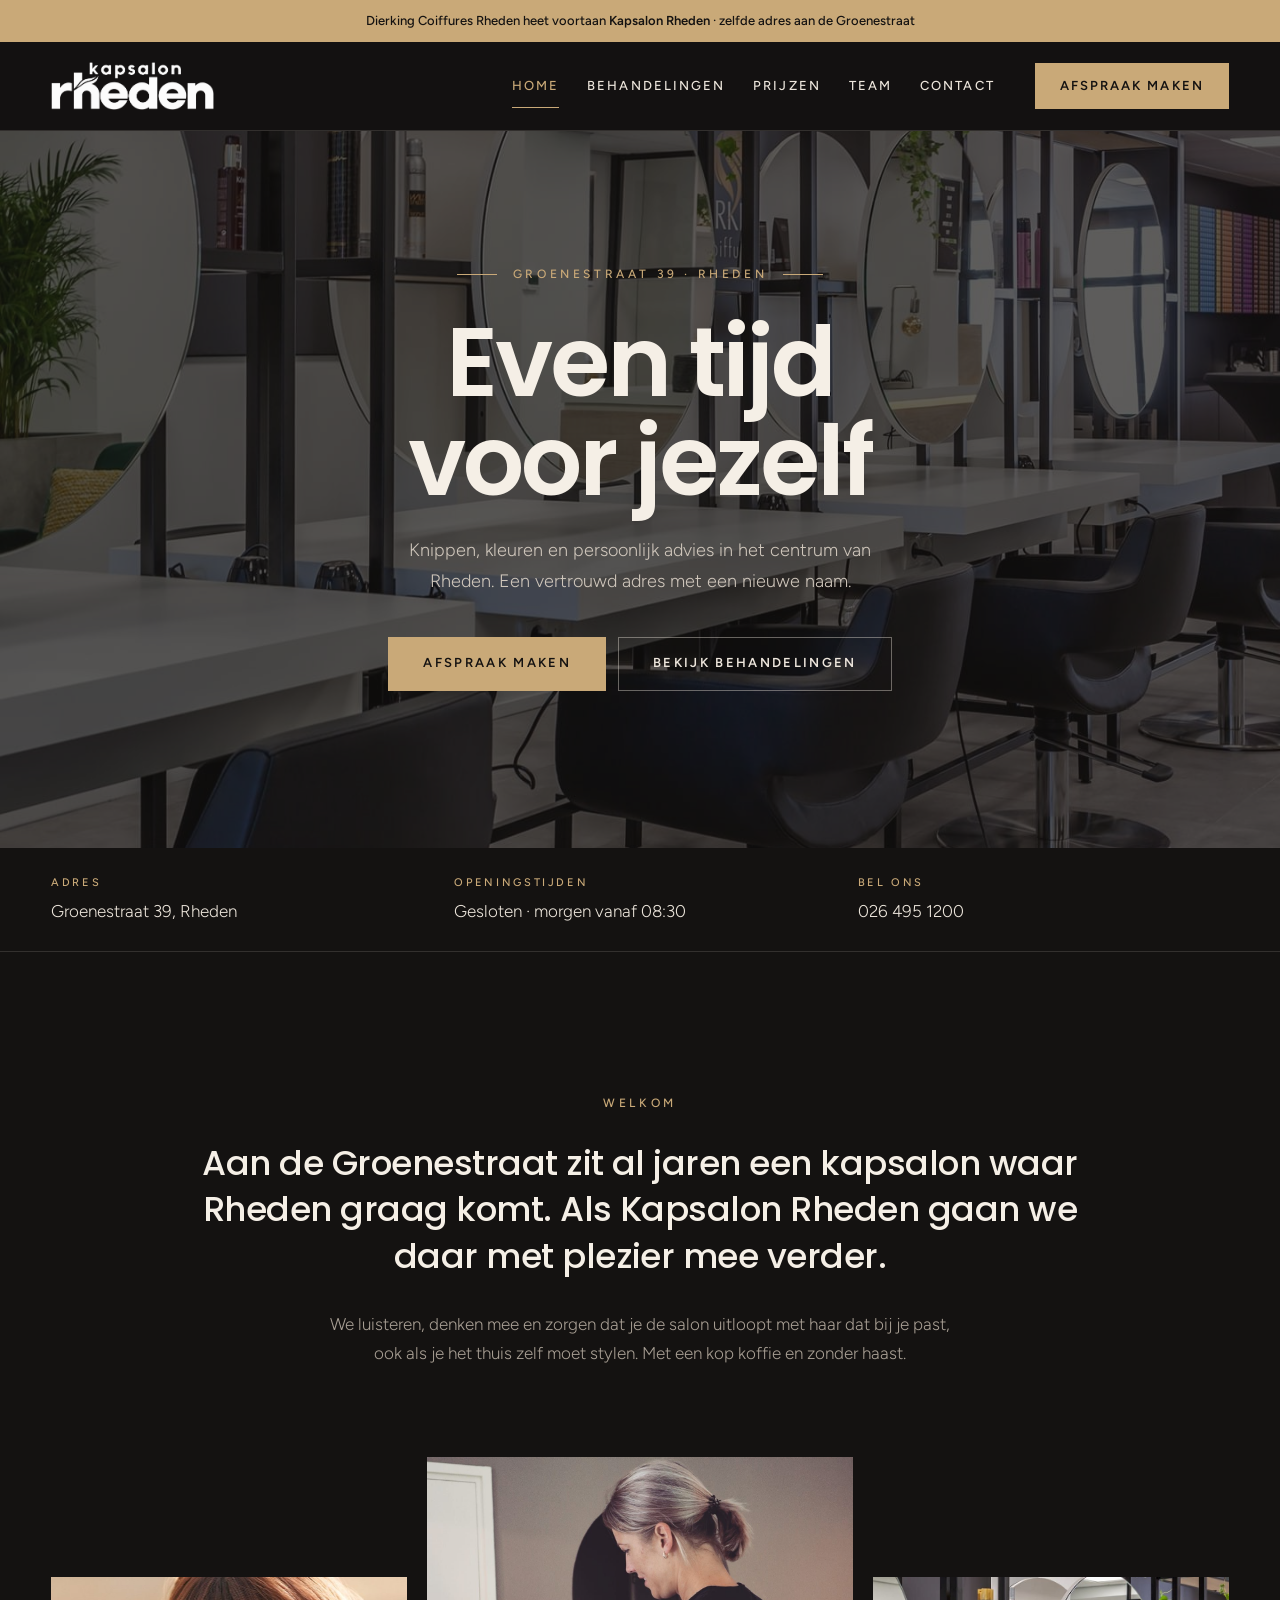
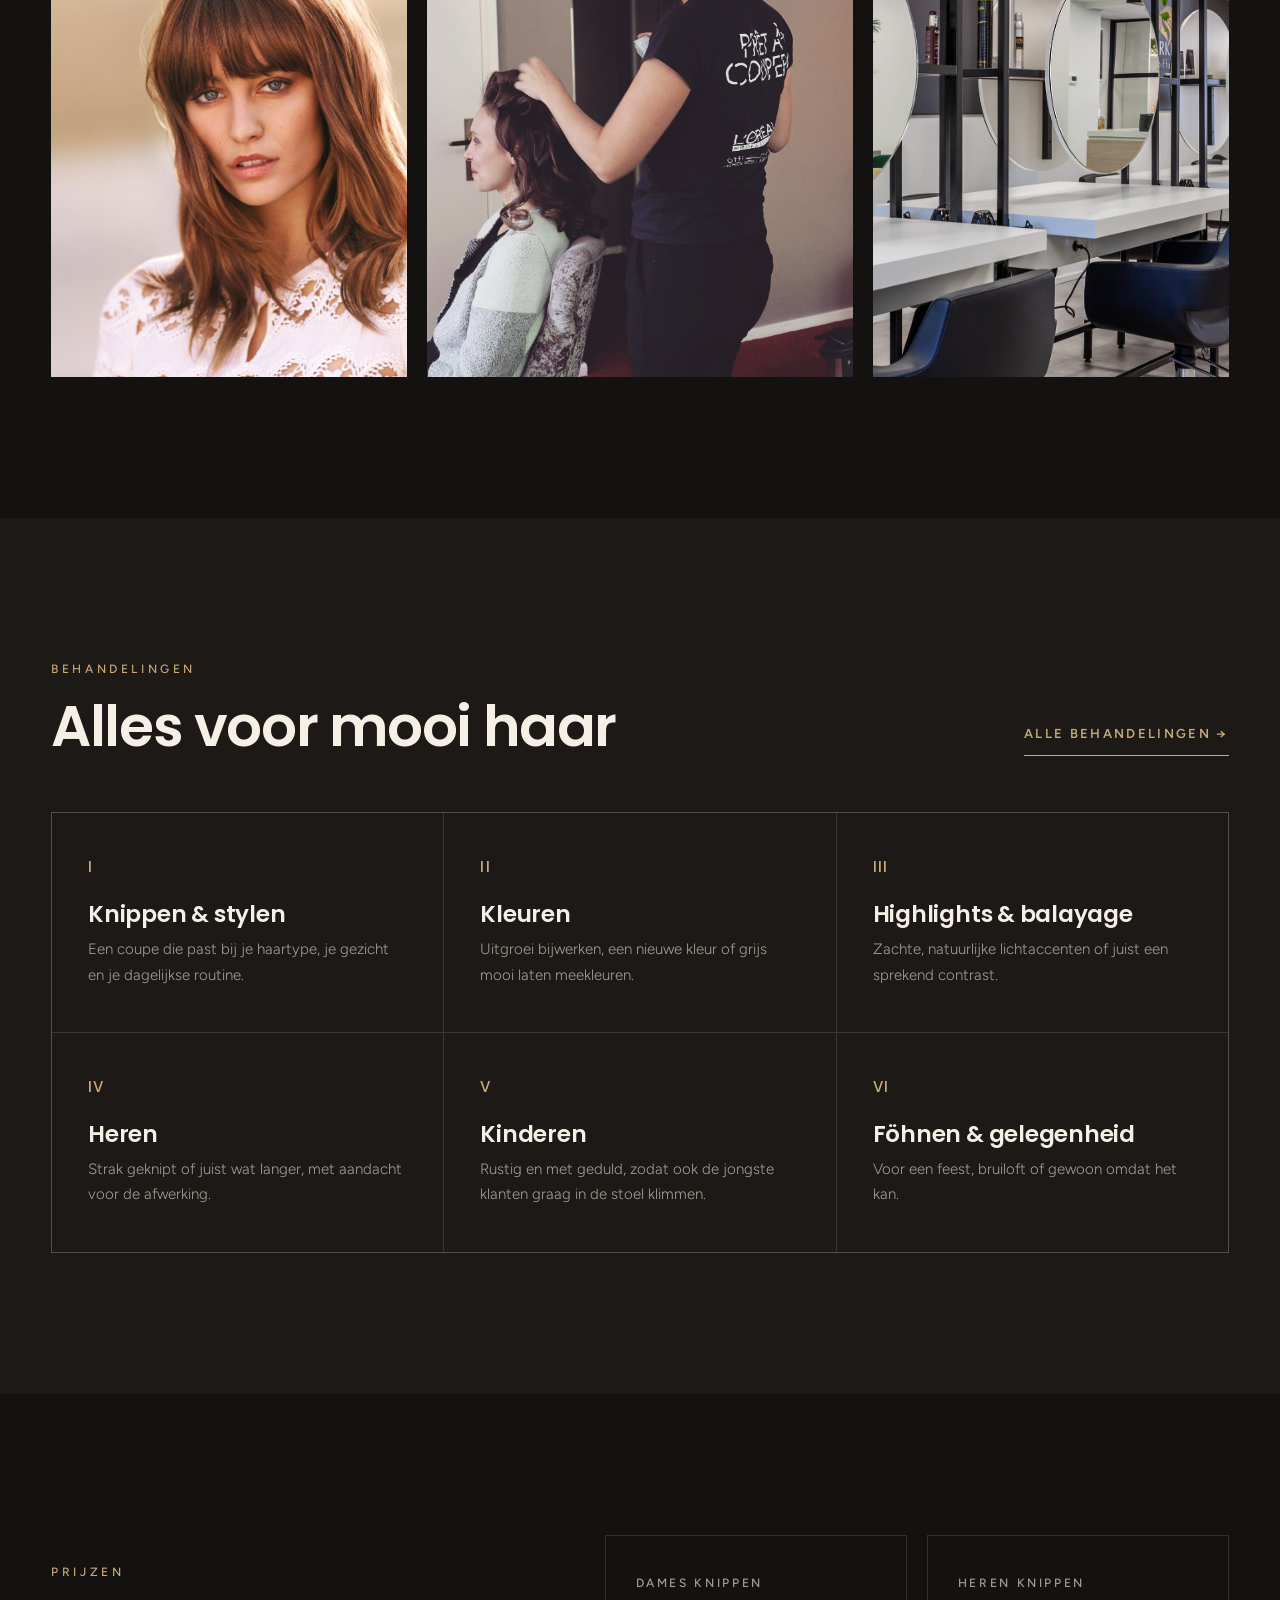
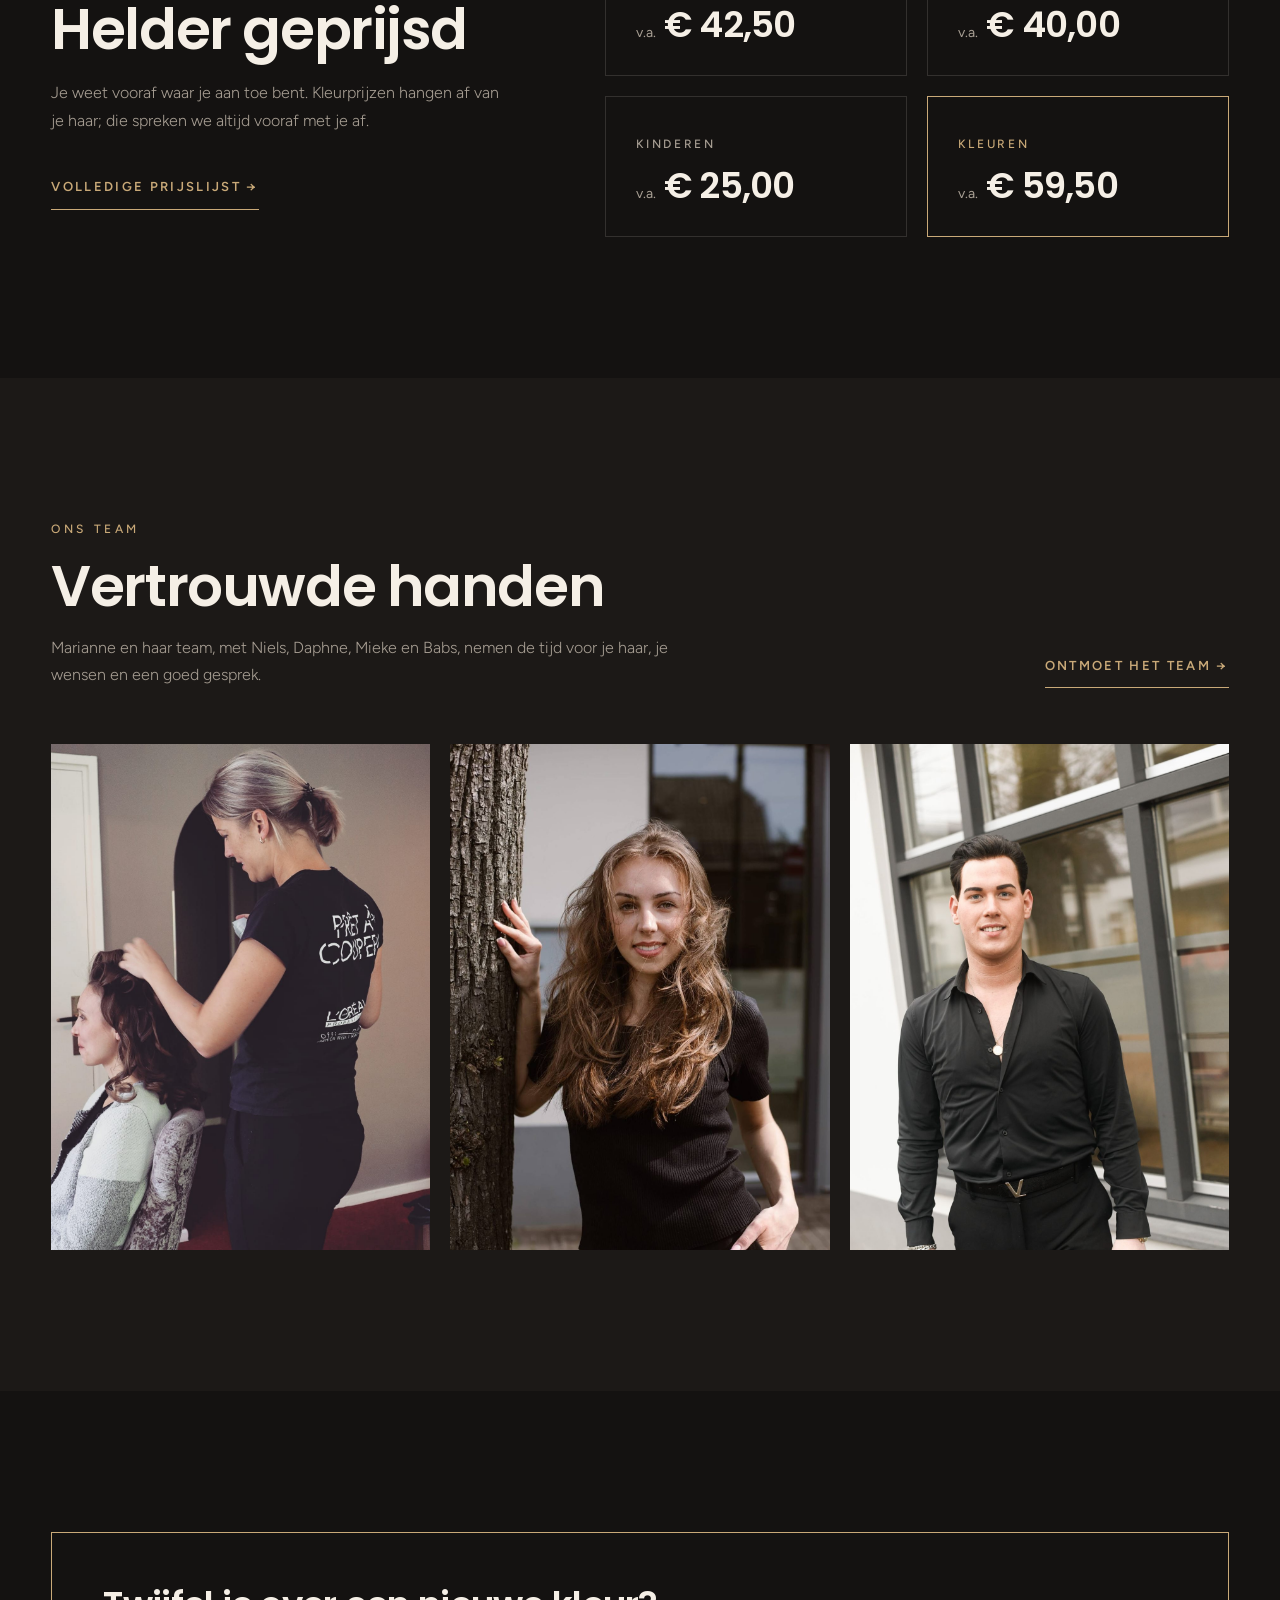
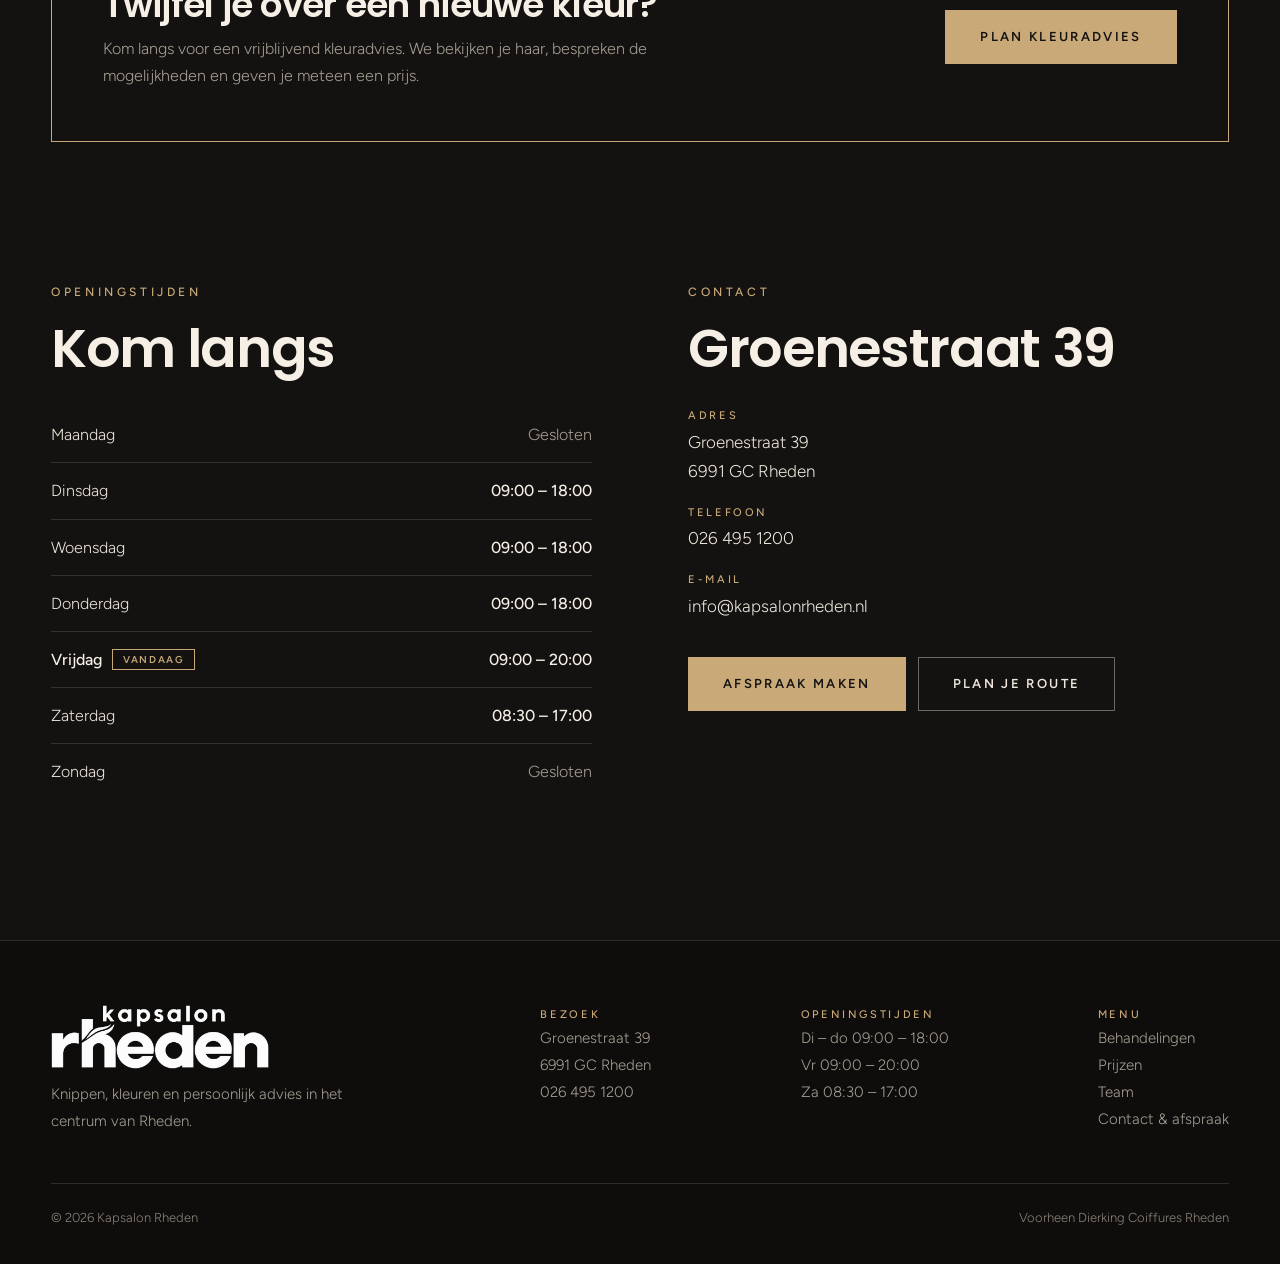
<file: kapsalon-rheden/index.html>
<!DOCTYPE html>
<html lang="nl">
<head>
<meta charset="UTF-8">
<meta name="viewport" content="width=device-width, initial-scale=1">
<title>Kapsalon Rheden · Kapper aan de Groenestraat in Rheden</title>
<meta name="description" content="Kapsalon Rheden aan de Groenestraat 39: knippen, kleuren en persoonlijk advies voor dames, heren en kinderen. Voorheen Dierking Coiffures Rheden.">
<meta name="theme-color" content="#141211">
<meta property="og:type" content="website">
<meta property="og:title" content="Kapsalon Rheden">
<meta property="og:description" content="Knippen, kleuren en persoonlijk advies in het centrum van Rheden. Groenestraat 39.">
<meta property="og:image" content="img/interieur.jpg">
<meta property="og:locale" content="nl_NL">
<link rel="icon" type="image/png" href="img/favicon.png">
<link rel="apple-touch-icon" href="img/apple-touch-icon.png">
<link rel="preconnect" href="https://fonts.googleapis.com">
<link rel="preconnect" href="https://fonts.gstatic.com" crossorigin>
<link href="https://fonts.googleapis.com/css2?family=Figtree:wght@300;400;500;600&family=Poppins:wght@500;600&display=swap" rel="stylesheet">
<link rel="stylesheet" href="assets/css/style.css">
<script src="assets/js/main.js" defer></script>
<script type="application/ld+json">
{
  "@context": "https://schema.org",
  "@type": "HairSalon",
  "name": "Kapsalon Rheden",
  "image": "img/interieur.jpg",
  "logo": "img/logo-kapsalon-rheden.png",
  "telephone": "+31264951200",
  "email": "info@kapsalonrheden.nl",
  "priceRange": "€€",
  "address": {
    "@type": "PostalAddress",
    "streetAddress": "Groenestraat 39",
    "postalCode": "6991 GC",
    "addressLocality": "Rheden",
    "addressCountry": "NL"
  },
  "openingHoursSpecification": [
    { "@type": "OpeningHoursSpecification", "dayOfWeek": ["Tuesday", "Wednesday", "Thursday"], "opens": "09:00", "closes": "18:00" },
    { "@type": "OpeningHoursSpecification", "dayOfWeek": "Friday", "opens": "09:00", "closes": "20:00" },
    { "@type": "OpeningHoursSpecification", "dayOfWeek": "Saturday", "opens": "08:30", "closes": "17:00" }
  ]
}
</script>
</head>
<body>
<a class="skip-link" href="#main">Naar de inhoud</a>

<div class="notice">Dierking Coiffures Rheden heet voortaan <strong>Kapsalon Rheden</strong> · zelfde adres aan de Groenestraat</div>

<header class="site-header">
  <div class="wrap header-inner">
    <a class="brand" href="index.html"><img src="img/logo-kapsalon-rheden.png" alt="Kapsalon Rheden" width="163" height="48"></a>
    <button class="nav-toggle" type="button" aria-expanded="false" aria-controls="site-nav"><span class="sr-only">Menu openen</span><span class="bar"></span><span class="bar"></span></button>
    <nav class="nav" id="site-nav" aria-label="Hoofdmenu">
      <ul class="nav-links">
        <li><a href="index.html" aria-current="page">Home</a></li>
        <li><a href="behandelingen.html">Behandelingen</a></li>
        <li><a href="prijzen.html">Prijzen</a></li>
        <li><a href="team.html">Team</a></li>
        <li><a href="contact.html">Contact</a></li>
      </ul>
      <a class="btn btn-accent btn-sm" href="contact.html#afspraak">Afspraak maken</a>
    </nav>
  </div>
</header>

<main id="main">

  <section class="hero">
    <img class="hero-bg" src="img/interieur.jpg" alt="" width="1440" height="960" fetchpriority="high">
    <span class="eyebrow hero-eyebrow">Groenestraat 39 · Rheden</span>
    <h1>Even tijd<br>voor jezelf</h1>
    <p>Knippen, kleuren en persoonlijk advies in het centrum van Rheden. Een vertrouwd adres met een nieuwe naam.</p>
    <div class="btn-row">
      <a class="btn btn-accent" href="contact.html#afspraak">Afspraak maken</a>
      <a class="btn btn-ghost" href="behandelingen.html">Bekijk behandelingen</a>
    </div>
  </section>

  <div class="info-strip">
    <div class="wrap">
      <div class="item">
        <span class="label">Adres</span>
        <span class="value">Groenestraat 39, Rheden</span>
      </div>
      <div class="item">
        <span class="label">Openingstijden</span>
        <span class="value" data-open-status>Di t/m za · vrijdag tot 20:00</span>
      </div>
      <div class="item">
        <span class="label">Bel ons</span>
        <a class="value" href="tel:+31264951200">026 495 1200</a>
      </div>
    </div>
  </div>

  <section class="section">
    <div class="wrap">
      <div class="welcome">
        <span class="eyebrow">Welkom</span>
        <p class="welcome-quote">Aan de Groenestraat zit al jaren een kapsalon waar Rheden graag komt. Als Kapsalon Rheden gaan we daar met plezier mee verder.</p>
        <p class="welcome-sub">We luisteren, denken mee en zorgen dat je de salon uitloopt met haar dat bij je past, ook als je het thuis zelf moet stylen. Met een kop koffie en zonder haast.</p>
      </div>
      <div class="gallery">
        <img src="img/model-pony.jpg" alt="Vrouw met pony en warm koperbruin haar" width="1201" height="801" loading="lazy" style="object-position: 58% 30%">
        <img class="tall" src="img/styling-krullen.jpg" alt="Kapster stylt krullen bij een klant" width="1280" height="1600" loading="lazy" style="object-position: 50% 30%">
        <img src="img/interieur.jpg" alt="Interieur van de salon met ronde spiegels" width="1440" height="960" loading="lazy" style="object-position: 20% 50%">
      </div>
    </div>
  </section>

  <section class="section section-alt">
    <div class="wrap">
      <div class="section-head">
        <div class="intro">
          <span class="eyebrow">Behandelingen</span>
          <h2 class="h2">Alles voor mooi haar</h2>
        </div>
        <a class="link-arrow" href="behandelingen.html">Alle behandelingen →</a>
      </div>
      <div class="service-grid">
        <a class="service-card" href="behandelingen.html#knippen">
          <span class="service-num">I</span>
          <h3>Knippen &amp; stylen</h3>
          <p>Een coupe die past bij je haartype, je gezicht en je dagelijkse routine.</p>
        </a>
        <a class="service-card" href="behandelingen.html#kleuren">
          <span class="service-num">II</span>
          <h3>Kleuren</h3>
          <p>Uitgroei bijwerken, een nieuwe kleur of grijs mooi laten meekleuren.</p>
        </a>
        <a class="service-card" href="behandelingen.html#highlights">
          <span class="service-num">III</span>
          <h3>Highlights &amp; balayage</h3>
          <p>Zachte, natuurlijke lichtaccenten of juist een sprekend contrast.</p>
        </a>
        <a class="service-card" href="behandelingen.html#heren">
          <span class="service-num">IV</span>
          <h3>Heren</h3>
          <p>Strak geknipt of juist wat langer, met aandacht voor de afwerking.</p>
        </a>
        <a class="service-card" href="behandelingen.html#kinderen">
          <span class="service-num">V</span>
          <h3>Kinderen</h3>
          <p>Rustig en met geduld, zodat ook de jongste klanten graag in de stoel klimmen.</p>
        </a>
        <a class="service-card" href="behandelingen.html#gelegenheid">
          <span class="service-num">VI</span>
          <h3>Föhnen &amp; gelegenheid</h3>
          <p>Voor een feest, bruiloft of gewoon omdat het kan.</p>
        </a>
      </div>
    </div>
  </section>

  <section class="section">
    <div class="wrap split">
      <div class="split-intro">
        <span class="eyebrow">Prijzen</span>
        <h2 class="h2">Helder geprijsd</h2>
        <p>Je weet vooraf waar je aan toe bent. Kleurprijzen hangen af van je haar; die spreken we altijd vooraf met je af.</p>
        <a class="link-arrow" href="prijzen.html">Volledige prijslijst →</a>
      </div>
      <div class="price-tiles">
        <div class="price-tile">
          <span class="what">Dames knippen</span>
          <div class="amount"><small>v.a.</small> € 42,50</div>
        </div>
        <div class="price-tile">
          <span class="what">Heren knippen</span>
          <div class="amount"><small>v.a.</small> € 40,00</div>
        </div>
        <div class="price-tile">
          <span class="what">Kinderen</span>
          <div class="amount"><small>v.a.</small> € 25,00</div>
        </div>
        <div class="price-tile is-accent">
          <span class="what">Kleuren</span>
          <div class="amount"><small>v.a.</small> € 59,50</div>
        </div>
      </div>
    </div>
  </section>

  <section class="section section-alt">
    <div class="wrap">
      <div class="section-head">
        <div class="intro">
          <span class="eyebrow">Ons team</span>
          <h2 class="h2">Vertrouwde handen</h2>
          <p>Marianne en haar team, met Niels, Daphne, Mieke en Babs, nemen de tijd voor je haar, je wensen en een goed gesprek.</p>
        </div>
        <a class="link-arrow" href="team.html">Ontmoet het team →</a>
      </div>
      <div class="team-grid">
        <div class="team-card">
          <img src="img/styling-krullen.jpg" alt="Kapster stylt krullen bij een klant" width="1280" height="1600" loading="lazy" style="object-position: 62% 30%">
        </div>
        <div class="team-card">
          <img src="img/lang-golvend.jpg" alt="Vrouw met lang golvend haar voor de salon" width="1201" height="1800" loading="lazy" style="object-position: 50% 22%">
        </div>
        <div class="team-card">
          <img src="img/heer-portret.jpg" alt="Man in zwart overhemd voor de salon" width="1200" height="1800" loading="lazy" style="object-position: 50% 20%">
        </div>
      </div>
    </div>
  </section>

  <section class="section" style="padding-bottom: 0">
    <div class="wrap">
      <div class="cta-band">
        <div class="text">
          <h2>Twijfel je over een nieuwe kleur?</h2>
          <p>Kom langs voor een vrijblijvend kleuradvies. We bekijken je haar, bespreken de mogelijkheden en geven je meteen een prijs.</p>
        </div>
        <a class="btn btn-accent" href="contact.html?behandeling=Kleuradvies#afspraak">Plan kleuradvies</a>
      </div>
    </div>
  </section>

  <section class="section">
    <div class="wrap visit">
      <div>
        <span class="eyebrow">Openingstijden</span>
        <h2 class="h2">Kom langs</h2>
        <table class="hours">
          <caption class="sr-only">Openingstijden van Kapsalon Rheden</caption>
          <tbody>
            <tr data-day="1" class="closed"><th scope="row">Maandag</th><td>Gesloten</td></tr>
            <tr data-day="2"><th scope="row">Dinsdag</th><td>09:00 – 18:00</td></tr>
            <tr data-day="3"><th scope="row">Woensdag</th><td>09:00 – 18:00</td></tr>
            <tr data-day="4"><th scope="row">Donderdag</th><td>09:00 – 18:00</td></tr>
            <tr data-day="5"><th scope="row">Vrijdag</th><td>09:00 – 20:00</td></tr>
            <tr data-day="6"><th scope="row">Zaterdag</th><td>08:30 – 17:00</td></tr>
            <tr data-day="0" class="closed"><th scope="row">Zondag</th><td>Gesloten</td></tr>
          </tbody>
        </table>
      </div>
      <div>
        <span class="eyebrow">Contact</span>
        <h2 class="h2">Groenestraat 39</h2>
        <div class="info-list">
          <div><span class="label">Adres</span>Groenestraat 39<br>6991 GC Rheden</div>
          <div><span class="label">Telefoon</span><a href="tel:+31264951200">026 495 1200</a></div>
          <div><span class="label">E-mail</span><a href="mailto:info@kapsalonrheden.nl">info@kapsalonrheden.nl</a></div>
        </div>
        <div class="btn-row" style="margin-top: 36px">
          <a class="btn btn-accent" href="contact.html#afspraak">Afspraak maken</a>
          <a class="btn btn-ghost" href="https://www.google.com/maps/search/?api=1&amp;query=Groenestraat+39%2C+6991+GC+Rheden" target="_blank" rel="noopener">Plan je route</a>
        </div>
      </div>
    </div>
  </section>

</main>

<footer class="site-footer">
  <div class="wrap">
    <div class="footer-grid">
      <div class="footer-brand">
        <img src="img/logo-kapsalon-rheden.png" alt="Kapsalon Rheden" width="218" height="64" loading="lazy">
        <p>Knippen, kleuren en persoonlijk advies in het centrum van Rheden.</p>
      </div>
      <div class="footer-col">
        <span class="label">Bezoek</span>
        Groenestraat 39<br>6991 GC Rheden<br><a href="tel:+31264951200">026 495 1200</a>
      </div>
      <div class="footer-col">
        <span class="label">Openingstijden</span>
        Di – do 09:00 – 18:00<br>Vr 09:00 – 20:00<br>Za 08:30 – 17:00
      </div>
      <nav class="footer-col footer-nav" aria-label="Footermenu">
        <span class="label">Menu</span>
        <a href="behandelingen.html">Behandelingen</a>
        <a href="prijzen.html">Prijzen</a>
        <a href="team.html">Team</a>
        <a href="contact.html">Contact &amp; afspraak</a>
      </nav>
    </div>
    <div class="footer-bottom">
      <span>© <span data-year>2026</span> Kapsalon Rheden</span>
      <span>Voorheen Dierking Coiffures Rheden</span>
    </div>
  </div>
</footer>

<div class="mobile-bar">
  <a class="btn btn-ghost" href="tel:+31264951200">Bellen</a>
  <a class="btn btn-accent" href="contact.html#afspraak">Afspraak</a>
</div>

</body>
</html>
</file>
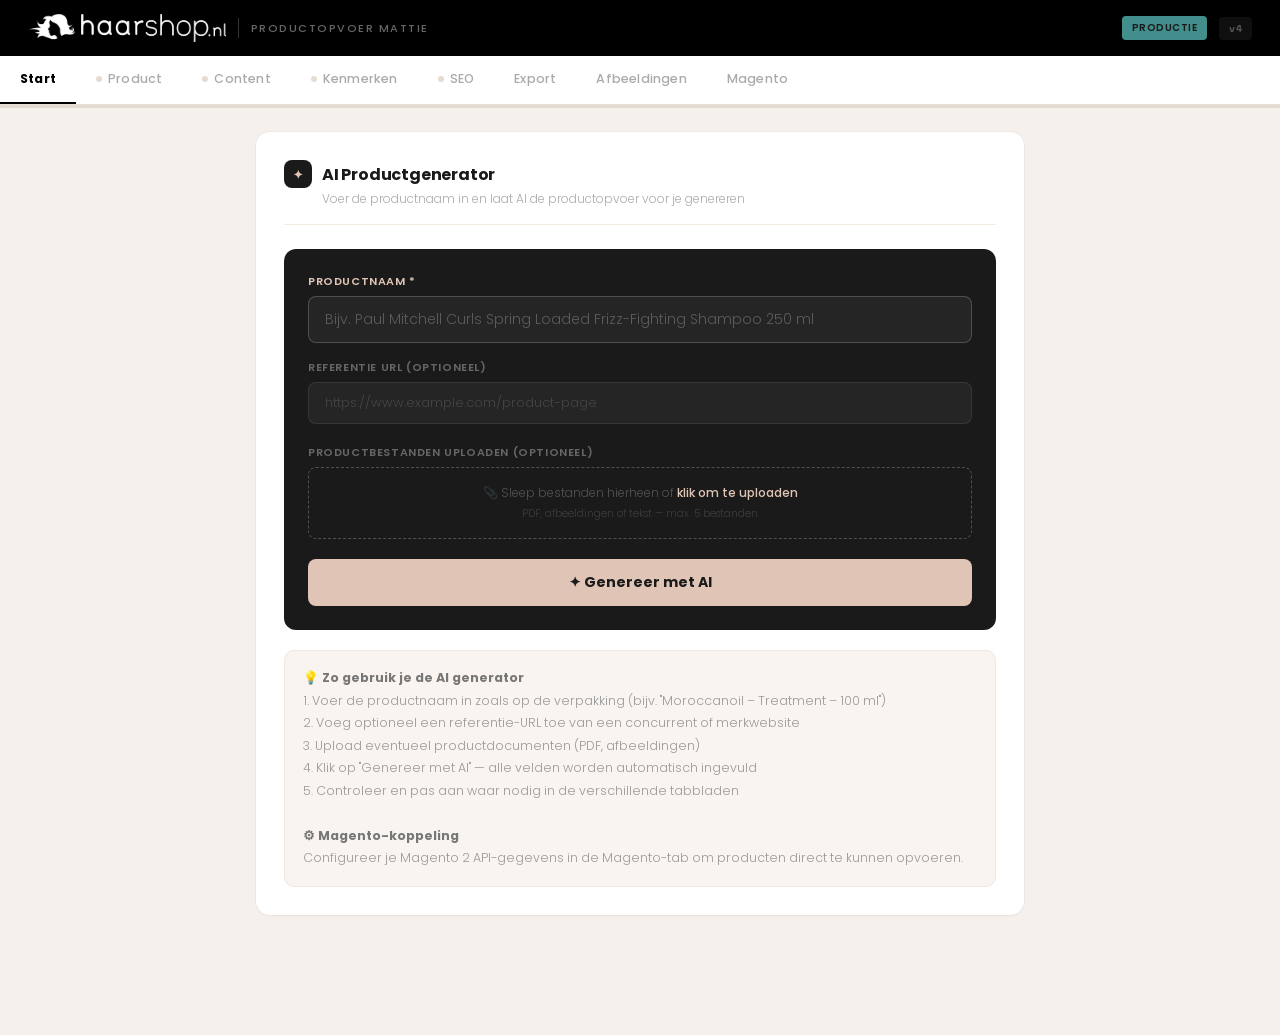
<file: haarshop-productopvoer-github.html>
<!DOCTYPE html>
<html lang="nl">
<head>
<meta charset="UTF-8">
<meta name="viewport" content="width=device-width, initial-scale=1.0">
<title>Haarshop.nl – Productopvoer Mattie</title>
<link href="https://fonts.googleapis.com/css2?family=Anton&family=Poppins:wght@300;400;500;600;700&family=Space+Mono:wght@400;700&display=swap" rel="stylesheet">
<style>
  *, *::before, *::after { box-sizing: border-box; margin: 0; padding: 0; }
  body { font-family: 'Poppins', sans-serif; font-weight: 300; background: #f5f0eb; color: #1a1a1a; min-height: 100vh; }
  input::placeholder, textarea::placeholder { color: #bfb5aa; }
  ::-webkit-scrollbar { width: 5px; height: 5px; }
  ::-webkit-scrollbar-thumb { background: #d9cfc4; border-radius: 3px; }
  ::-webkit-scrollbar-thumb:hover { background: #bbb; }

  /* ── Header ── */
  .header { background: #000; padding: 0 28px; height: 56px; display: flex; align-items: center; justify-content: space-between; position: sticky; top: 0; z-index: 100; }
  .header-left { display: flex; align-items: center; gap: 12px; }
  .header-logo { height: 28px; }
  .header-divider { width: 1px; height: 20px; background: #333; }
  .header-sub { color: #666; font-size: 11px; font-weight: 500; letter-spacing: 1.5px; text-transform: uppercase; }
  .header-right { display: flex; align-items: center; gap: 12px; }
  .header-badge { padding: 4px 10px; border-radius: 4px; font-size: 10px; font-weight: 600; letter-spacing: 0.5px; }
  .header-badge.test { background: rgba(224,197,182,0.15); color: #e0c5b6; }
  .header-badge[style*="background:#428e8c"] { letter-spacing: 0.5px; }
  .header-badge.version { background: rgba(255,255,255,0.06); color: #555; font-family: 'Space Mono', monospace; }

  /* ── Progress bar under tabs ── */
  .progress-bar { height: 3px; background: #e5dcd1; position: relative; }
  .progress-fill { height: 100%; background: linear-gradient(90deg, #e0c5b6, #bf8d7a); transition: width 0.4s ease; border-radius: 0 2px 2px 0; }

  /* ── Tabs ── */
  .tab-bar { background: #fff; border-bottom: 1px solid #e8e0d8; display: flex; overflow-x: auto; position: sticky; top: 56px; z-index: 99; }
  .tab-bar::-webkit-scrollbar { height: 0; }
  .tab-btn { padding: 0 20px; height: 48px; border: none; border-bottom: 2px solid transparent; background: transparent; color: #aaa; font-weight: 500; font-size: 12.5px; font-family: 'Poppins', sans-serif; cursor: pointer; transition: all .2s; white-space: nowrap; display: flex; align-items: center; gap: 6px; letter-spacing: 0.2px; position: relative; }
  .tab-btn:hover { color: #666; background: #faf8f5; }
  .tab-btn.active { border-bottom-color: #000; color: #000; font-weight: 700; }
  .tab-btn .tab-dot { width: 6px; height: 6px; border-radius: 50%; background: #e5dcd1; flex-shrink: 0; transition: background .3s; }
  .tab-btn .tab-dot.filled { background: #27ae60; }
  .tab-btn .tab-dot.partial { background: #f5a623; }

  /* ── Content ── */
  .content { max-width: 800px; margin: 0 auto; padding: 24px 16px 100px; }
  .card { background: #fff; border-radius: 14px; padding: 28px; box-shadow: 0 1px 3px rgba(0,0,0,0.04), 0 0 0 1px rgba(0,0,0,0.02); margin-bottom: 20px; }
  .tab-content { display: none; }
  .tab-content.active { display: block; }

  /* ── Section headers ── */
  .section-header { margin-bottom: 24px; padding-bottom: 16px; border-bottom: 1px solid #f2ece4; }
  .section-header .top { display: flex; align-items: center; gap: 10px; margin-bottom: 2px; }
  .section-number { background: #1a1a1a; color: #e0c5b6; width: 28px; height: 28px; border-radius: 8px; display: flex; align-items: center; justify-content: center; font-size: 12px; font-weight: 700; font-family: 'Space Mono', monospace; flex-shrink: 0; }
  .section-title { font-family: 'Poppins', sans-serif; font-size: 16px; font-weight: 700; letter-spacing: -0.2px; }
  .section-sub { margin: 0 0 0 38px; font-size: 12px; color: #aaa; }

  /* ── Fields ── */
  .field { margin-bottom: 16px; }
  .field-label { display: flex; align-items: center; gap: 6px; font-size: 11px; font-weight: 600; color: #888; margin-bottom: 5px; text-transform: uppercase; letter-spacing: 0.6px; }
  .field-label .required { color: #e07a5f; font-size: 14px; line-height: 1; }
  .field-hint { font-size: 10px; color: #bbb; font-weight: 400; text-transform: none; letter-spacing: 0; margin-left: auto; }
  .field-input, .field-textarea { width: 100%; padding: 10px 14px; border-radius: 8px; border: 1.5px solid #e8e0d8; font-size: 13.5px; font-family: 'Poppins', sans-serif; font-weight: 300; outline: none; background: #fff; transition: border-color .2s, box-shadow .2s; }
  select.field-input { cursor: pointer; appearance: auto; }
  .field-input:focus, .field-textarea:focus { border-color: #1a1a1a; box-shadow: 0 0 0 3px rgba(0,0,0,0.04); }
  .field-input.error { border-color: #e07a5f; background: #fef5f3; }
  .field-textarea { resize: vertical; line-height: 1.7; }
  .field-input.mono, .field-textarea.mono { font-family: 'Space Mono', monospace; font-size: 12px; }
  .grid-2 { display: grid; grid-template-columns: 1fr 1fr; gap: 14px; }
  @media (max-width: 600px) { .grid-2 { grid-template-columns: 1fr; } }

  /* ── Badges ── */
  .badge-container { display: flex; flex-wrap: wrap; gap: 6px; }
  .badge { padding: 5px 12px; border-radius: 6px; border: 1.5px solid #e8e0d8; background: #fff; color: #666; font-size: 12px; font-family: 'Poppins', sans-serif; font-weight: 400; cursor: pointer; transition: all .15s; white-space: nowrap; }
  .badge:hover { border-color: #999; color: #333; }
  .badge.active { border-color: #1a1a1a; background: #1a1a1a; color: #fff; font-weight: 500; }

  /* ── Buttons ── */
  .copy-btn { padding: 7px 14px; border-radius: 6px; border: none; background: #1a1a1a; color: #fff; font-size: 12px; font-weight: 600; font-family: 'Poppins', sans-serif; cursor: pointer; transition: all .15s; }
  .copy-btn:hover { background: #333; }
  .copy-btn.copied { background: #27ae60; }

  /* ── AI section ── */
  .ai-box { background: #1a1a1a; border-radius: 12px; padding: 24px; margin-bottom: 20px; }
  .ai-label { display: block; font-size: 11px; font-weight: 600; color: #e0c5b6; margin-bottom: 6px; text-transform: uppercase; letter-spacing: 0.6px; }
  .ai-label-sub { color: #666; }
  .ai-input { width: 100%; padding: 12px 16px; border-radius: 8px; border: 1.5px solid rgba(224,197,182,0.25); background: rgba(255,255,255,0.05); color: #fff; font-size: 14px; font-family: 'Poppins', sans-serif; font-weight: 300; outline: none; transition: border-color .2s; }
  .ai-input:focus { border-color: #e0c5b6; }
  .ai-input-sub { border-color: rgba(255,255,255,0.08); color: #aaa; font-size: 13px; padding: 10px 16px; }
  .ai-input::placeholder { color: rgba(255,255,255,0.25); }
  .ai-input-sub::placeholder { color: rgba(255,255,255,0.15); }
  .ai-generate-btn { width: 100%; padding: 13px; border-radius: 8px; border: none; background: #e0c5b6; color: #1a1a1a; font-size: 14px; font-weight: 700; font-family: 'Poppins', sans-serif; cursor: pointer; transition: all .2s; }
  .ai-generate-btn:disabled { background: #444; color: #777; cursor: wait; }
  .ai-generate-btn:hover:not(:disabled) { background: #d4b5a3; }

  .info-box { background: #f9f4ef; border: 1px solid #efe7e1; border-radius: 10px; padding: 16px 18px; }
  .info-box p { font-size: 12.5px; color: #999; line-height: 1.8; }
  .info-box strong { color: #777; }

  /* ── List rows (features & steps) ── */
  .list-row { display: flex; align-items: center; gap: 8px; margin-bottom: 8px; }
  .list-num { font-size: 11px; color: #ccc; font-family: 'Space Mono', monospace; width: 20px; text-align: center; flex-shrink: 0; }
  .list-row input { flex: 1; }
  .remove-btn { width: 26px; height: 26px; border-radius: 6px; border: 1px solid #eee; background: #fff; color: #ccc; font-size: 13px; cursor: pointer; display: flex; align-items: center; justify-content: center; flex-shrink: 0; transition: all .15s; }
  .remove-btn:hover { border-color: #e07a5f; color: #e07a5f; background: #fef5f3; }
  .add-btn { margin-top: 8px; padding: 7px 14px; border-radius: 6px; border: 1.5px dashed #e0dbd4; background: transparent; color: #aaa; font-size: 12px; cursor: pointer; font-family: 'Poppins', sans-serif; transition: all .15s; }
  .add-btn:hover { border-color: #999; color: #666; }

  /* ── Category tags ── */
  .cat-tag { padding: 5px 12px; border-radius: 6px; background: #1a1a1a; color: #fff; font-size: 12px; display: inline-flex; align-items: center; gap: 6px; margin: 0 6px 6px 0; }
  .cat-tag button { background: rgba(255,255,255,0.15); border: none; color: #fff; width: 16px; height: 16px; border-radius: 4px; font-size: 10px; cursor: pointer; display: flex; align-items: center; justify-content: center; }
  .cat-tag button:hover { background: rgba(255,80,80,0.5); }

  /* ── SEO ── */
  .seo-auto-btn { margin-bottom: 20px; padding: 9px 18px; border-radius: 6px; border: 1.5px solid #e0c5b6; background: #fff; color: #1a1a1a; font-size: 12px; font-weight: 600; cursor: pointer; font-family: 'Poppins', sans-serif; transition: all .15s; }
  .seo-auto-btn:hover { background: #faf6f3; }

  .google-preview { margin-top: 20px; background: #fff; border: 1px solid #e8e0d8; border-radius: 10px; padding: 18px; }
  .google-preview .label { font-size: 10px; color: #aaa; margin-bottom: 10px; text-transform: uppercase; letter-spacing: 1px; font-weight: 600; }
  .google-preview .title { font-size: 18px; color: #1a0dab; font-family: Arial, sans-serif; margin-bottom: 2px; line-height: 1.3; }
  .google-preview .url { font-size: 13px; color: #006621; font-family: Arial, sans-serif; margin-bottom: 4px; }
  .google-preview .desc { font-size: 13px; color: #545454; font-family: Arial, sans-serif; line-height: 1.5; }

  /* ── Export ── */
  .code-block { background: #1a1a1a; color: #d4d0cc; padding: 18px; border-radius: 8px; font-size: 11.5px; font-family: 'Space Mono', monospace; overflow-x: auto; white-space: pre-wrap; line-height: 1.7; }
  .preview-box { border: 1px solid #e8e0d8; border-radius: 10px; padding: 22px; font-size: 14px; line-height: 1.8; }
  .data-table { background: #f9f4ef; border-radius: 10px; overflow: hidden; }
  .data-row { display: flex; padding: 10px 18px; border-bottom: 1px solid #efe7e1; font-size: 12.5px; }
  .data-row:last-child { border-bottom: none; }
  .data-label { width: 130px; font-weight: 600; color: #888; flex-shrink: 0; }
  .data-value { color: #333; }
  .export-header { display: flex; justify-content: space-between; align-items: center; margin-bottom: 14px; }
  .export-title { font-size: 14px; font-weight: 700; }

  .reset-btn { padding: 9px 20px; border-radius: 6px; border: 1.5px solid #e8e0d8; background: #fff; color: #aaa; font-size: 12px; cursor: pointer; font-family: 'Poppins', sans-serif; transition: all .15s; }
  .reset-btn:hover { border-color: #e07a5f; color: #e07a5f; }
  .word-count { font-size: 11px; color: #bbb; font-family: 'Space Mono', monospace; }

  .selected-info { margin-top: 10px; padding: 8px 12px; background: #f9f4ef; border-radius: 6px; font-size: 12px; color: #888; }
  .selected-info:empty { display: none; }
  .selected-info strong { color: #1a1a1a; font-weight: 600; }

  @keyframes spin { from { transform: rotate(0deg); } to { transform: rotate(360deg); } }
  .spinning { animation: spin 1s linear infinite; display: inline-block; }

  /* ── Toast notifications ── */
  .toast { position: fixed; bottom: 24px; left: 50%; transform: translateX(-50%); padding: 12px 24px; border-radius: 8px; font-size: 13px; font-weight: 600; font-family: 'Poppins', sans-serif; z-index: 999; animation: toastIn 0.3s ease; box-shadow: 0 4px 20px rgba(0,0,0,0.15); }
  .toast.success { background: #1a1a1a; color: #27ae60; }
  .toast.error { background: #1a1a1a; color: #e07a5f; }
  .toast.info { background: #1a1a1a; color: #e0c5b6; }
  @keyframes toastIn { from { opacity: 0; transform: translateX(-50%) translateY(20px); } to { opacity: 1; transform: translateX(-50%) translateY(0); } }

  /* ── Empty state ── */
  .empty-state { text-align: center; padding: 32px 20px; color: #ccc; }
  .empty-state-icon { font-size: 32px; margin-bottom: 8px; opacity: 0.4; }
  .empty-state-text { font-size: 13px; }
  .empty-state-action { margin-top: 12px; }

  /* ── Magento ── */
  .magento-status { display: flex; align-items: center; gap: 10px; padding: 12px 16px; border-radius: 8px; margin-bottom: 16px; font-size: 13px; }
  .magento-status.connected { background: #f0faf4; color: #1a7a4c; }
  .magento-status.disconnected { background: #fef8f0; color: #b45309; }
  .magento-status.error { background: #fef3f3; color: #c0392b; }
  .status-dot { width: 8px; height: 8px; border-radius: 50%; flex-shrink: 0; }
  .status-dot.green { background: #27ae60; }
  .status-dot.orange { background: #f39c12; }
  .status-dot.red { background: #e74c3c; }
  .magento-config-grid { display: grid; grid-template-columns: 1fr 1fr; gap: 14px; margin-bottom: 14px; }
  .magento-btn { padding: 10px 20px; border-radius: 8px; border: none; font-size: 13px; font-weight: 700; font-family: 'Poppins', sans-serif; cursor: pointer; transition: all .15s; display: flex; align-items: center; justify-content: center; gap: 6px; }
  .magento-btn.primary { background: #27ae60; color: #fff; width: 100%; }
  .magento-btn.primary:hover { background: #219a52; }
  .magento-btn.primary:disabled { background: #95d5b2; cursor: wait; }
  .magento-btn.secondary { background: #1a1a1a; color: #fff; }
  .magento-btn.secondary:hover { background: #333; }
  .magento-btn.outline { background: #fff; color: #1a1a1a; border: 1.5px solid #e8e0d8; }
  .magento-btn.outline:hover { border-color: #1a1a1a; }
  .magento-log { background: #1a1a1a; border-radius: 8px; padding: 14px 16px; max-height: 220px; overflow-y: auto; margin-top: 14px; }
  .magento-log-entry { font-size: 11px; font-family: 'Space Mono', monospace; line-height: 1.8; }
  .magento-log-entry.info { color: #888; }
  .magento-log-entry.success { color: #2ecc71; }
  .magento-log-entry.error { color: #e74c3c; }
  .magento-log-entry.warn { color: #f39c12; }
  .magento-summary { background: #f9f4ef; border-radius: 10px; padding: 16px; margin-bottom: 16px; }
  .magento-summary-row { display: flex; justify-content: space-between; padding: 5px 0; font-size: 12px; border-bottom: 1px solid #efe7e1; }
  .magento-summary-row:last-child { border: none; }
  .magento-summary-label { color: #999; }
  .magento-summary-value { color: #1a1a1a; font-weight: 600; max-width: 60%; text-align: right; overflow: hidden; text-overflow: ellipsis; }
  .category-search { position: relative; }
  .category-dropdown { position: absolute; top: 100%; left: 0; right: 0; background: #fff; border: 1.5px solid #e8e0d8; border-radius: 0 0 8px 8px; max-height: 200px; overflow-y: auto; z-index: 50; display: none; }
  .category-dropdown.open { display: block; }
  .category-option { padding: 8px 14px; font-size: 12px; cursor: pointer; border-bottom: 1px solid #f5f5f5; }
  .category-option:hover { background: #f9f4ef; }
  .category-option .path { color: #999; font-size: 10px; }

  /* ── Image upload ── */
  .img-dropzone { border: 2px dashed #e0dbd4; border-radius: 12px; padding: 32px 20px; text-align: center; cursor: pointer; transition: all .2s; background: #fafaf8; }
  .img-dropzone:hover, .img-dropzone.dragover { border-color: #bf8d7a; background: #fdf9f6; }
  .img-dropzone-icon { font-size: 28px; margin-bottom: 6px; opacity: 0.3; }
  .img-dropzone-text { font-size: 13px; color: #999; }
  .img-dropzone-text strong { color: #bf8d7a; }
  .img-dropzone-hint { font-size: 10px; color: #ccc; margin-top: 4px; }
  .img-grid { display: grid; grid-template-columns: repeat(auto-fill, minmax(160px, 1fr)); gap: 14px; margin-top: 16px; }
  .img-card { background: #fafafa; border: 1.5px solid #e8e0d8; border-radius: 10px; overflow: hidden; position: relative; transition: all .15s; }
  .img-card.main-image { border-color: #bf8d7a; box-shadow: 0 0 0 2px rgba(191,141,122,0.2); }
  .img-card:hover { border-color: #bbb; }
  .img-card-preview { width: 100%; aspect-ratio: 1; object-fit: contain; background: #fff; display: block; }
  .img-card-bar { padding: 8px 10px; display: flex; flex-direction: column; gap: 4px; background: #fff; border-top: 1px solid #f0ebe5; }
  .img-card-name { font-size: 10px; color: #aaa; white-space: nowrap; overflow: hidden; text-overflow: ellipsis; font-family: 'Space Mono', monospace; }
  .img-card-actions { display: flex; gap: 3px; flex-wrap: wrap; }
  .img-action-btn { padding: 3px 7px; border-radius: 4px; border: 1px solid #eee; background: #fff; color: #666; font-size: 10px; cursor: pointer; font-family: 'Poppins', sans-serif; transition: all .1s; display: flex; align-items: center; gap: 2px; white-space: nowrap; }
  .img-action-btn:hover { border-color: #999; color: #1a1a1a; }
  .img-action-btn.primary { background: #1a1a1a; color: #fff; border-color: #1a1a1a; }
  .img-action-btn.star { background: #e0c5b6; color: #1a1a1a; border-color: #e0c5b6; }
  .img-action-btn.danger { color: #e07a5f; }
  .img-action-btn.danger:hover { background: #fef5f3; border-color: #e07a5f; }
  .img-action-btn:disabled { opacity: 0.4; cursor: wait; }
  .img-badge-main { position: absolute; top: 6px; left: 6px; background: #e0c5b6; color: #1a1a1a; font-size: 9px; font-weight: 700; padding: 2px 6px; border-radius: 4px; z-index: 2; }
  .img-badge-index { position: absolute; top: 6px; right: 6px; background: rgba(0,0,0,0.6); color: #fff; font-size: 9px; font-weight: 700; width: 20px; height: 20px; border-radius: 4px; display: flex; align-items: center; justify-content: center; z-index: 2; font-family: 'Space Mono', monospace; }
  .img-search-result { padding: 12px 16px; border: 1.5px solid #e8e0d8; border-radius: 8px; margin-bottom: 6px; display: flex; align-items: center; justify-content: space-between; cursor: pointer; transition: all .1s; }
  .img-search-result:hover { border-color: #bf8d7a; background: #fdf9f6; }
  .img-search-result .name { font-weight: 600; font-size: 13px; }
  .img-search-result .meta { font-size: 11px; color: #aaa; font-family: 'Space Mono', monospace; margin-top: 2px; }
  .img-search-result .select-btn { padding: 5px 12px; border-radius: 6px; border: none; background: #1a1a1a; color: #fff; font-size: 11px; font-weight: 600; cursor: pointer; }
  .existing-img-card { position: relative; background: #fafafa; border: 1.5px solid #e8e0d8; border-radius: 10px; overflow: hidden; }
  .existing-img-card img { width: 100%; aspect-ratio: 1; object-fit: contain; background: #fff; display: block; }
  .existing-img-card .types { position: absolute; bottom: 6px; left: 6px; display: flex; gap: 2px; flex-wrap: wrap; }
  .existing-img-card .type-badge { font-size: 8px; padding: 2px 5px; border-radius: 3px; background: rgba(0,0,0,0.75); color: #fff; font-family: 'Space Mono', monospace; }
  .img-bulk-bar { display: flex; gap: 8px; flex-wrap: wrap; align-items: center; margin-top: 14px; padding: 14px 16px; background: #f9f4ef; border-radius: 10px; border: 1px solid #efe7e1; }
  .img-bulk-btn { padding: 8px 14px; border-radius: 6px; border: none; font-size: 12px; font-weight: 600; cursor: pointer; font-family: 'Poppins', sans-serif; transition: all .15s; }
  .img-bulk-btn.bg-remove { background: #1a1a1a; color: #fff; }
  .img-bulk-btn.resize { background: #e0c5b6; color: #1a1a1a; }
  .img-bulk-btn.download { background: #27ae60; color: #fff; }
  .img-bulk-btn:disabled { opacity: 0.4; cursor: wait; }
  .img-progress { margin-top: 12px; }
  .img-progress-bar { height: 4px; background: #e8e0d8; border-radius: 2px; overflow: hidden; }
  .img-progress-fill { height: 100%; background: linear-gradient(90deg, #e0c5b6, #1a1a1a); border-radius: 2px; transition: width .3s; }
  .img-progress-text { font-size: 10px; color: #aaa; margin-top: 4px; font-family: 'Space Mono', monospace; }

  /* ── Modal ── */
  .modal-overlay { position: fixed; inset: 0; background: rgba(0,0,0,0.5); z-index: 200; display: flex; align-items: center; justify-content: center; }
  .modal { background: #fff; border-radius: 14px; padding: 28px; max-width: 480px; width: 90%; }
  .modal h3 { font-size: 16px; margin-bottom: 6px; }
  .modal p { font-size: 12px; color: #999; margin-bottom: 14px; line-height: 1.7; }
  .modal input { width: 100%; padding: 10px 14px; border-radius: 8px; border: 1.5px solid #e8e0d8; font-size: 13px; font-family: 'Space Mono', monospace; outline: none; margin-bottom: 14px; }
  .modal-actions { display: flex; gap: 10px; justify-content: flex-end; }
  .modal-btn { padding: 9px 18px; border-radius: 6px; border: none; font-size: 12px; font-weight: 600; cursor: pointer; font-family: 'Poppins', sans-serif; }
  .modal-btn.primary { background: #1a1a1a; color: #fff; }
  .modal-btn.secondary { background: #f0ebe5; color: #888; }

  /* ── Validation helper ── */
  .char-count { font-size: 10px; color: #bbb; font-family: 'Space Mono', monospace; text-align: right; margin-top: 2px; }
  .char-count.warning { color: #f5a623; }
  .char-count.error { color: #e07a5f; }
</style>
</head>
<body>

<!-- Header -->
<div class="header">
  <div class="header-left">
    <img src="[data-uri]" alt="Haarshop.nl" style="height:28px;width:auto;">
    <div class="header-divider"></div>
    <div class="header-sub">Productopvoer Mattie</div>
  </div>
  <div class="header-right">
    <span class="header-badge" style="background:#428e8c;">PRODUCTIE</span>
    <span class="header-badge version">v4</span>
  </div>
</div>

<!-- Tabs -->
<div class="tab-bar" id="tabBar">
  <button class="tab-btn active" onclick="switchTab(0)">Start</button>
  <button class="tab-btn" onclick="switchTab(1)"><span class="tab-dot" id="dot1"></span> Product</button>
  <button class="tab-btn" onclick="switchTab(2)"><span class="tab-dot" id="dot2"></span> Content</button>
  <button class="tab-btn" onclick="switchTab(3)"><span class="tab-dot" id="dot3"></span> Kenmerken</button>
  <button class="tab-btn" onclick="switchTab(4)"><span class="tab-dot" id="dot4"></span> SEO</button>
  <button class="tab-btn" onclick="switchTab(5)">Export</button>
  <button class="tab-btn" onclick="switchTab(6)">Afbeeldingen</button>
  <button class="tab-btn" onclick="switchTab(7)">Magento</button>
</div>
<div class="progress-bar"><div class="progress-fill" id="progressFill" style="width:0%"></div></div>

<!-- API Key Modal -->
<div class="modal-overlay" id="apiModal" style="display:none;">
  <div class="modal">
    <h3>🔑 Anthropic API Key</h3>
    <p>Om de AI-generator te gebruiken heb je een Anthropic API key nodig. Deze wordt alleen lokaal in je browser opgeslagen en nooit verstuurd naar andere servers dan Anthropic.</p>
    <input type="password" id="apiKeyInput" placeholder="sk-ant-api03-..." />
    <p style="font-size:11px;color:#bbb;">Nog geen key? Maak er een aan op <a href="https://console.anthropic.com/" target="_blank" style="color:#1a0dab;">console.anthropic.com</a></p>
    <div class="modal-actions">
      <button class="modal-btn secondary" onclick="closeApiModal()">Annuleren</button>
      <button class="modal-btn primary" onclick="saveApiKey()">Opslaan</button>
    </div>
  </div>
</div>

<div class="content">

  <!-- TAB 0: AI Generator -->
  <div class="tab-content active" id="tab0">
    <div class="card">
      <div class="section-header">
        <div class="top">
          <div class="section-number">✦</div>
          <h2 class="section-title">AI Productgenerator</h2>
        </div>
        <p class="section-sub">Voer de productnaam in en laat AI de productopvoer voor je genereren</p>
      </div>


      <div class="ai-box">
        <div style="margin-bottom:16px;">
          <label class="ai-label">Productnaam *</label>
          <input class="ai-input" id="aiInput" type="text" placeholder="Bijv. Paul Mitchell Curls Spring Loaded Frizz-Fighting Shampoo 250 ml">
        </div>
        <div style="margin-bottom:20px;">
          <label class="ai-label ai-label-sub">Referentie URL (optioneel)</label>
          <input class="ai-input ai-input-sub" id="aiUrl" type="text" placeholder="https://www.example.com/product-page">
        </div>
        <div style="margin-bottom:20px;">
          <label class="ai-label ai-label-sub">Productbestanden uploaden (optioneel)</label>
          <div id="aiFileDropzone" style="border:1.5px dashed rgba(224,197,182,0.3);border-radius:8px;padding:16px;text-align:center;cursor:pointer;margin-top:6px;transition:all .2s;" onclick="document.getElementById('aiFileInput').click()" ondragover="event.preventDefault();this.style.borderColor='#e0c5b6';this.style.background='rgba(224,197,182,0.08)'" ondragleave="this.style.borderColor='rgba(224,197,182,0.3)';this.style.background='transparent'" ondrop="event.preventDefault();this.style.borderColor='rgba(224,197,182,0.3)';this.style.background='transparent';handleAiFileUpload(event.dataTransfer.files)">
            <div style="color:rgba(255,255,255,0.25);font-size:12px;">📎 Sleep bestanden hierheen of <span style="color:#e0c5b6;font-weight:500;">klik om te uploaden</span></div>
            <div style="color:rgba(255,255,255,0.15);font-size:10px;margin-top:4px;">PDF, afbeeldingen of tekst — max. 5 bestanden</div>
          </div>
          <input type="file" id="aiFileInput" accept=".pdf,.jpg,.jpeg,.png,.webp,.txt,.csv,.doc,.docx" multiple style="display:none" onchange="handleAiFileUpload(this.files)">
          <div id="aiFileList" style="margin-top:8px;"></div>
        </div>
        <button class="ai-generate-btn" id="generateBtn" onclick="generateWithAI()">
          ✦ Genereer met AI
        </button>
      </div>

      <div class="info-box">
        <p>
          <strong>💡 Zo gebruik je de AI generator</strong><br>
          1. Voer de productnaam in zoals op de verpakking (bijv. "Moroccanoil – Treatment – 100 ml")<br>
          2. Voeg optioneel een referentie-URL toe van een concurrent of merkwebsite<br>
          3. Upload eventueel productdocumenten (PDF, afbeeldingen)<br>
          4. Klik op "Genereer met AI" — alle velden worden automatisch ingevuld<br>
          5. Controleer en pas aan waar nodig in de verschillende tabbladen<br><br>
          <strong>⚙ Magento-koppeling</strong><br>
          Configureer je Magento 2 API-gegevens in de Magento-tab om producten direct te kunnen opvoeren.
        </p>
      </div>
    </div>
  </div>

  <!-- TAB 1: Productinfo -->
  <div class="tab-content" id="tab1">
    <div class="card">
      <div class="section-header">
        <div class="top"><div class="section-number">1</div><h2 class="section-title">Productinformatie</h2></div>
        <p class="section-sub">Basisgegevens van het product</p>
      </div>
      <div class="field">
        <label class="field-label">Productnaam <span class="required">*</span> <span class="field-hint">Merk – Lijn Producttype – Inhoud</span></label>
        <input class="field-input" id="productName" placeholder="Bijv. Moroccanoil – Treatment – 100 ml">
      </div>
      <div class="grid-2">
        <div class="field"><label class="field-label">Merk <span class="required">*</span></label><input class="field-input" id="brand" placeholder="Bijv. Moroccanoil"></div>
        <div class="field"><label class="field-label">Lijn</label><input class="field-input" id="line" placeholder="Bijv. Treatment"></div>
      </div>
      <div class="grid-2">
        <div class="field"><label class="field-label">Sub-lijn</label><input class="field-input" id="subLine" placeholder="Optioneel"></div>
        <div class="field"><label class="field-label">Inhoud <span class="required">*</span></label><input class="field-input" id="contentSize" placeholder="Bijv. 100 ml"></div>
      </div>
      <div class="grid-2">
        <div class="field"><label class="field-label">Producttype <span class="required">*</span></label><input class="field-input" id="productType" placeholder="Bijv. Treatment"></div>
        <div class="field"><label class="field-label">Sub producttype</label><input class="field-input" id="subProductType" placeholder="Optioneel"></div>
      </div>
      <div style="margin-top:8px;">
        <label class="field-label">Snelkeuze producttype</label>
        <div class="badge-container" id="productTypeBadges"></div>
      </div>
    </div>
  </div>

  <!-- TAB 2: Content -->
  <div class="tab-content" id="tab2">
    <div class="card">
      <div class="section-header">
        <div class="top"><div class="section-number">2</div><h2 class="section-title">Short Description</h2></div>
        <p class="section-sub">15-20 woorden, productnaam NIET benoemen</p>
      </div>
      <div class="field">
        <label class="field-label">Short description <span class="required">*</span> <span class="field-hint">Zonder productnaam, die staat er al boven</span></label>
        <textarea class="field-textarea" id="shortDescription" rows="2" placeholder="Beschrijf kort wat het product is en waarvoor het dient..."></textarea>
      </div>
      <div style="display:flex;justify-content:space-between;align-items:center;">
        <span class="word-count" id="shortWordCount">0 woorden</span>
        <button class="copy-btn" onclick="copyField('shortDescription')">Kopieer</button>
      </div>
    </div>

    <div class="card">
      <div class="section-header">
        <div class="top"><div class="section-number">3</div><h2 class="section-title">Productomschrijving</h2></div>
        <p class="section-sub">~100 woorden. Productnaam wordt automatisch dikgedrukt ervoor gezet.</p>
      </div>
      <div class="field">
        <label class="field-label">Omschrijving</label>
        <textarea class="field-textarea" id="description" rows="6" placeholder="Schrijf hier de productomschrijving (zonder productnaam aan het begin)..."></textarea>
      </div>
      <div style="display:flex;justify-content:space-between;align-items:center;">
        <span class="word-count" id="descWordCount">0 woorden</span>
      </div>
    </div>

    <div class="card">
      <div class="section-header">
        <div class="top"><div class="section-number">4</div><h2 class="section-title">Belangrijkste eigenschappen</h2></div>
        <p class="section-sub">6-7 punten, elke zin eindigt met een punt</p>
      </div>
      <div id="featuresContainer"></div>
    </div>

    <div class="card">
      <div class="section-header">
        <div class="top"><div class="section-number">5</div><h2 class="section-title">Gebruiksaanwijzing</h2></div>
        <p class="section-sub">Genummerde stappen, elke zin eindigt met een punt</p>
      </div>
      <div id="stepsContainer"></div>
      <button class="add-btn" onclick="addStep()">+ Stap toevoegen</button>
      <div style="margin-top:20px;">
        <div class="field">
          <label class="field-label">Cross-sell tekst</label>
          <input class="field-input" id="crossSellText" placeholder="Bijv. Gebruik naast deze shampoo ook de bijpassende conditioner voor het beste resultaat.">
        </div>
        <div style="margin-top:10px;padding:14px;background:#1e1e1e;border-radius:8px;border:1px solid rgba(224,197,182,0.12);">
          <label style="display:block;font-size:11px;color:rgba(255,255,255,0.35);margin-bottom:8px;font-weight:500;text-transform:uppercase;letter-spacing:0.5px;">Link invoegen in cross-sell tekst</label>
          <div style="display:flex;gap:8px;align-items:flex-end;flex-wrap:wrap;">
            <div style="flex:1;min-width:120px;">
              <label style="display:block;font-size:10px;color:rgba(255,255,255,0.25);margin-bottom:3px;">Linktekst (woord)</label>
              <input class="field-input" id="crossSellLinkText" placeholder="Bijv. Conditioner" style="font-size:12px;padding:6px 10px;">
            </div>
            <div style="flex:2;min-width:180px;">
              <label style="display:block;font-size:10px;color:rgba(255,255,255,0.25);margin-bottom:3px;">URL</label>
              <input class="field-input" id="crossSellLinkUrl" placeholder="https://www.haarshop.nl/product-url" style="font-size:12px;padding:6px 10px;">
            </div>
            <button onclick="insertCrossSellLink()" style="padding:6px 14px;background:#e0c5b6;color:#1a1a1a;border:none;border-radius:6px;cursor:pointer;font-size:11px;font-weight:600;white-space:nowrap;transition:background .15s;" onmouseover="this.style.background='#d9afa0'" onmouseout="this.style.background='#e0c5b6'">🔗 Link invoegen</button>
          </div>
          <div id="crossSellPreview" style="margin-top:10px;display:none;">
            <label style="display:block;font-size:10px;color:rgba(255,255,255,0.25);margin-bottom:3px;">Preview</label>
            <div id="crossSellPreviewContent" style="font-size:12px;color:rgba(255,255,255,0.5);padding:6px 10px;background:rgba(255,255,255,0.03);border-radius:6px;line-height:1.6;"></div>
          </div>
        </div>
      </div>
    </div>

    <div class="card">
      <div class="section-header">
        <div class="top"><div class="section-number">6</div><h2 class="section-title">Ingrediënten</h2></div>
        <p class="section-sub">Volledige INCI-lijst</p>
      </div>
      <div class="field">
        <label class="field-label">Ingrediëntenlijst</label>
        <textarea class="field-textarea mono" id="ingredients" rows="5" placeholder="Aqua (Water, Eau), Cocamidopropyl Betaine, ..."></textarea>
      </div>
      <div style="display:flex;gap:8px;flex-wrap:wrap;margin-top:6px;">
        <button class="copy-btn" onclick="copyField('ingredients')">Kopieer ingrediënten</button>
      </div>
      <div style="margin-top:14px;padding:14px;background:#1e1e1e;border-radius:8px;border:1px solid rgba(224,197,182,0.12);">
        <label style="display:block;font-size:11px;color:rgba(255,255,255,0.35);margin-bottom:8px;font-weight:500;text-transform:uppercase;letter-spacing:0.5px;">Ingrediënten ophalen van URL</label>
        <p style="font-size:10.5px;color:rgba(255,255,255,0.2);margin-bottom:10px;line-height:1.5;">Klopt de ingrediëntenlijst niet of is deze onvolledig? Plak hieronder de URL van een productpagina die de juiste INCI-lijst bevat.</p>
        <div style="display:flex;gap:8px;align-items:flex-end;flex-wrap:wrap;">
          <div style="flex:1;min-width:220px;">
            <input class="field-input" id="ingredientsFetchUrl" placeholder="https://www.example.com/product-page" style="font-size:12px;padding:6px 10px;">
          </div>
          <button id="ingredientsFetchBtn" onclick="fetchIngredientsFromUrl()" style="padding:6px 14px;background:#e0c5b6;color:#1a1a1a;border:none;border-radius:6px;cursor:pointer;font-size:11px;font-weight:600;white-space:nowrap;transition:background .15s;" onmouseover="this.style.background='#d9afa0'" onmouseout="this.style.background='#e0c5b6'">🔍 Ophalen</button>
        </div>
        <div id="ingredientsFetchStatus" style="margin-top:8px;font-size:11px;display:none;"></div>
      </div>
    </div>
  </div>

  <!-- TAB 3: Eigenschappen -->
  <div class="tab-content" id="tab3">
    <div class="card">
      <div class="section-header">
        <div class="top"><div class="section-number">7</div><h2 class="section-title">Ik heb</h2></div>
        <p class="section-sub">Selecteer de relevante haar-/huidtypes en problemen</p>
      </div>
      <input class="field-input" id="ikHebBadgesSearch" placeholder="🔍 Zoek in 'Ik heb'..." style="margin-bottom:12px;font-size:13px;" oninput="renderToggleBadges('ikHebBadges',IK_HEB,'ikHeb','ikHebSelected')">
      <div class="badge-container" id="ikHebBadges"></div>
      <div class="selected-info" id="ikHebSelected"></div>
    </div>

    <div class="card">
      <div class="section-header">
        <div class="top"><div class="section-number">8</div><h2 class="section-title">Werking</h2></div>
        <p class="section-sub">Wat doet het product?</p>
      </div>
      <input class="field-input" id="werkingBadgesSearch" placeholder="🔍 Zoek in 'Werking'..." style="margin-bottom:12px;font-size:13px;" oninput="renderToggleBadges('werkingBadges',WERKING,'werking','werkingSelected')">
      <div class="badge-container" id="werkingBadges"></div>
      <div class="selected-info" id="werkingSelected"></div>
    </div>

    <div class="card">
      <div class="section-header">
        <div class="top"><div class="section-number">9</div><h2 class="section-title">Vrij van</h2></div>
        <p class="section-sub">Stoffen waar het product vrij van is</p>
      </div>
      <input class="field-input" id="vrijVanBadgesSearch" placeholder="🔍 Zoek in 'Vrij van'..." style="margin-bottom:12px;font-size:13px;" oninput="renderToggleBadges('vrijVanBadges',VRIJ_VAN,'vrijVan','vrijVanSelected')">
      <div class="badge-container" id="vrijVanBadges"></div>
      <div class="selected-info" id="vrijVanSelected"></div>
    </div>

    <div class="card">
      <div class="section-header">
        <div class="top"><div class="section-number">10</div><h2 class="section-title">Categorieën</h2></div>
        <p class="section-sub">Voeg relevante categorieën toe voor Haarshop.nl</p>
      </div>
      <div id="categoriesContainer" style="margin-bottom:16px;"></div>
      <div style="display:flex;gap:8px;">
        <input class="field-input" id="newCatInput" placeholder="Nieuwe categorie toevoegen..." style="flex:1;" onkeydown="if(event.key==='Enter')addCategory()">
        <button class="copy-btn" onclick="addCategory()">+</button>
      </div>
    </div>
  </div>

  <!-- TAB 4: SEO -->
  <div class="tab-content" id="tab4">
    <div class="card">
      <div class="section-header">
        <div class="top"><div class="section-number">11</div><h2 class="section-title">SEO-instellingen</h2></div>
        <p class="section-sub">Zoekmachine-optimalisatie</p>
      </div>
      <button class="seo-auto-btn" onclick="autoGenerateSEO()">⚡ Auto-genereer SEO velden</button>
      <div class="field"><label class="field-label">URL Key</label><input class="field-input mono" id="urlKey" placeholder="product-naam-merk-inhoud"></div>
      <div class="field"><label class="field-label">Meta Title</label><input class="field-input" id="metaTitle" placeholder="Productnaam zonder streepjes"></div>
      <div class="field"><label class="field-label">SEO Titel</label><input class="field-input" id="seoTitle" placeholder="Productnaam – morgen in huis✓"></div>
      <div class="field"><label class="field-label">SEO Beschrijving</label><textarea class="field-textarea" id="seoDescription" rows="3" placeholder="Productnaam bestel je voordelig op Haarshop.nl ✓ ..."></textarea></div>
      <div class="google-preview" id="googlePreview" style="display:none;">
        <div class="label">Google Preview</div>
        <div class="title" id="previewTitle"></div>
        <div class="url" id="previewUrl"></div>
        <div class="desc" id="previewDesc"></div>
      </div>
    </div>
  </div>

  <!-- TAB 5: Export -->
  <div class="tab-content" id="tab5">
    <div class="card">
      <div class="export-header">
        <h3 class="export-title">Short Description (HTML)</h3>
        <button class="copy-btn" onclick="copyText(buildShortHTML())">Kopieer</button>
      </div>
      <pre class="code-block" id="exportShortHTML"></pre>
    </div>
    <div class="card">
      <div class="export-header">
        <h3 class="export-title">Productomschrijving (HTML)</h3>
        <button class="copy-btn" onclick="copyText(buildFullHTML())">Kopieer HTML</button>
      </div>
      <pre class="code-block" id="exportFullHTML"></pre>
    </div>
    <div class="card">
      <h3 class="export-title" style="margin-bottom:16px;">Preview</h3>
      <div class="preview-box" id="exportPreview"></div>
    </div>
    <div class="card">
      <div class="export-header">
        <h3 class="export-title">Gestructureerde Data</h3>
        <button class="copy-btn" onclick="copyText(buildStructuredText())">Kopieer alles</button>
      </div>
      <div class="data-table" id="exportDataTable"></div>
    </div>
    <div class="card">
      <div class="export-header">
        <h3 class="export-title">Ingrediënten</h3>
        <button class="copy-btn" onclick="copyField('ingredients')">Kopieer</button>
      </div>
      <div class="info-box" id="exportIngredients" style="font-family:'Space Mono',monospace;font-size:12px;word-break:break-word;line-height:1.8;color:#555;"></div>
    </div>
    <div style="text-align:center;padding-top:12px;">
      <button class="reset-btn" onclick="resetAll()">Reset alle velden</button>
    </div>
  </div>

  <!-- TAB 6: Afbeeldingen -->
  <div class="tab-content" id="tab6">

    <!-- Product koppeling -->
    <div class="card">
      <div class="section-header">
        <div class="top"><div class="section-number">🔗</div><h2 class="section-title">Koppel aan Magento Product</h2></div>
        <p class="section-sub">Zoek een bestaand product om afbeeldingen aan te koppelen</p>
      </div>

      <div id="linkedProductBanner" style="display:none;padding:14px 20px;border-radius:12px;background:#e8f8ef;margin-bottom:20px;display:none;">
        <div style="display:flex;align-items:center;justify-content:space-between;">
          <div>
            <span style="color:#27ae60;font-weight:700;">✓ Gekoppeld aan:</span>
            <span id="linkedProductName" style="font-weight:600;margin-left:6px;"></span>
            <span id="linkedProductSku" style="color:#888;font-size:12px;font-family:'Space Mono',monospace;margin-left:8px;"></span>
          </div>
          <button class="img-action-btn danger" onclick="unlinkProduct()">✕ Ontkoppelen</button>
        </div>
        <div id="linkedProductImages" style="margin-top:8px;font-size:12px;color:#888;"></div>
      </div>

      <div style="display:flex;gap:10px;margin-bottom:16px;">
        <input class="field-input" id="imgProductSearch" placeholder="Zoek op productnaam of SKU..." style="flex:1;" onkeydown="if(event.key==='Enter')searchProductForImages()">
        <button class="magento-btn secondary" onclick="searchProductForImages()" style="white-space:nowrap;padding:10px 20px;">🔍 Zoeken</button>
      </div>

      <div id="imgSearchResults" style="display:none;"></div>
    </div>

    <!-- Bestaande afbeeldingen van product -->
    <div class="card" id="existingImagesCard" style="display:none;">
      <div class="section-header">
        <div class="top"><div class="section-number">📸</div><h2 class="section-title">Huidige afbeeldingen in Magento</h2></div>
        <p class="section-sub">Deze afbeeldingen staan al bij het product</p>
      </div>
      <div class="img-grid" id="existingImgGrid"></div>
    </div>

    <!-- Upload nieuwe afbeeldingen -->
    <div class="card">
      <div class="section-header">
        <div class="top"><div class="section-number">📷</div><h2 class="section-title">Nieuwe afbeeldingen uploaden</h2></div>
        <p class="section-sub">Upload maximaal 10 afbeeldingen. Bewerk ze en push naar Magento.</p>
      </div>

      <!-- Drop zone -->
      <div class="img-dropzone" id="imgDropzone" onclick="document.getElementById('imgFileInput').click()">
        <div class="img-dropzone-icon">📁</div>
        <div class="img-dropzone-text">Sleep afbeeldingen hierheen of <strong>klik om te uploaden</strong></div>
        <div class="img-dropzone-hint">JPG, PNG of WebP — max. 10 afbeeldingen</div>
      </div>
      <input type="file" id="imgFileInput" accept="image/jpeg,image/png,image/webp" multiple style="display:none" onchange="handleImageUpload(this.files)">

      <div style="margin-top:12px;font-size:12px;color:#999;font-family:'Space Mono',monospace;" id="imgCounter">0 / 10 afbeeldingen</div>

      <!-- Image grid -->
      <div class="img-grid" id="imgGrid"></div>

      <!-- Bulk actions -->
      <div class="img-bulk-bar" id="imgBulkBar" style="display:none;">
        <span style="font-size:13px;color:#666;font-weight:600;">Bulk acties:</span>
        <button class="img-bulk-btn bg-remove" onclick="bulkRemoveBg()" id="bulkBgBtn">
          🪄 Achtergrond verwijderen (alle)
        </button>
        <button class="img-bulk-btn resize" onclick="bulkResize()" id="bulkResizeBtn">
          📐 Resize naar 1200×1200 (alle)
        </button>
        <button class="img-bulk-btn download" onclick="bulkDownload()">
          💾 Download alle
        </button>
      </div>

      <!-- Progress -->
      <div class="img-progress" id="imgProgress" style="display:none;">
        <div class="img-progress-bar"><div class="img-progress-fill" id="imgProgressFill" style="width:0%"></div></div>
        <div class="img-progress-text" id="imgProgressText">Verwerken...</div>
      </div>
    </div>

    <!-- Push to Magento -->
    <div class="card" id="imgPushCard" style="display:none;">
      <div class="section-header">
        <div class="top"><div class="section-number">🚀</div><h2 class="section-title">Afbeeldingen naar Magento pushen</h2></div>
        <p class="section-sub">Upload de afbeeldingen naar het gekoppelde Magento product</p>
      </div>

      <div class="magento-summary" id="imgPushSummary"></div>

      <button class="magento-btn primary" id="imgPushBtn" onclick="pushImagesToMagento()" style="padding:16px;font-size:16px;">
        🚀 Upload afbeeldingen naar Magento
      </button>

      <div class="magento-log" id="imgPushLog" style="display:none;"></div>
    </div>

    <!-- Info -->
    <div class="card">
      <div class="info-box" style="line-height:1.9;">
        <p><strong>Workflow</strong><br>
        1. Zoek en koppel een bestaand Magento product<br>
        2. Upload je productafbeeldingen<br>
        3. Selecteer de hoofdafbeelding (★)<br>
        4. Optioneel: verwijder achtergronden en/of resize naar 1200×1200<br>
        5. Push de afbeeldingen naar Magento<br><br>
        <strong>Afbeeldingsrollen in Magento</strong><br>
        • <strong>★ Hoofdafbeelding</strong> = base image, small image én thumbnail tegelijk<br>
        • Overige afbeeldingen worden als gallery images toegevoegd<br><br>
        <strong>Tip:</strong> Verwijder eerst de achtergrond, resize daarna voor het beste resultaat.</p>
      </div>
    </div>
  </div>

  <!-- TAB 7: Magento Opvoer -->
  <div class="tab-content" id="tab7">
    <!-- Connection settings -->
    <div class="card">
      <div class="section-header">
        <div class="top"><div class="section-number">⚙</div><h2 class="section-title">Magento 2 Verbinding</h2></div>
        <p class="section-sub">Configureer de verbinding met je Magento webshop</p>
      </div>

      <div id="magentoStatus" class="magento-status disconnected">
        <span class="status-dot orange"></span>
        <span>Niet verbonden – configureer hieronder je instellingen</span>
      </div>

      <div class="magento-config-grid">
        <div class="field">
          <label class="field-label">Magento 2 URL</label>
          <input class="field-input mono" id="magentoUrl" placeholder="https://www.haarshop.nl" style="font-size:12px;">
          <span style="font-size:10px;color:rgba(255,255,255,0.25);margin-top:2px;display:block;">Basis-URL van je Magento 2 webshop (zonder trailing slash)</span>
        </div>
        <div class="field">
          <label class="field-label">Magento API Bearer Token</label>
          <input class="field-input mono" id="magentoApiKey" type="password" placeholder="Magento 2 Integration Access Token" style="font-size:12px;">
          <span style="font-size:10px;color:rgba(255,255,255,0.25);margin-top:2px;display:block;">System → Integrations → Access Token</span>
        </div>
      </div>

      <div style="display:flex;gap:12px;margin-bottom:8px;">
        <button class="magento-btn secondary" onclick="saveMagentoConfig()">💾 Instellingen opslaan</button>
        <button class="magento-btn outline" onclick="testMagentoConnection()">🔌 Test verbinding</button>
        <button class="magento-btn outline" onclick="loadMagentoCategories()">📂 Categorieën laden</button>
      </div>
    </div>

    <!-- STAP 1: Product zoeken & koppelen -->
    <div class="card">
      <div class="section-header">
        <div class="top"><div class="section-number">①</div><h2 class="section-title">Product Zoeken & Koppelen</h2></div>
        <p class="section-sub">Zoek een bestaand Magento product om alle velden naartoe te schrijven</p>
      </div>

      <div id="opvoerLinkedBanner" style="display:none;padding:16px 20px;border-radius:12px;background:#efd6ca;margin-bottom:20px;">
        <div style="display:flex;align-items:center;justify-content:space-between;flex-wrap:wrap;gap:8px;">
          <div>
            <span style="color:#bf8d7a;font-weight:700;">✓ Gekoppeld:</span>
            <strong id="opvoerLinkedName" style="margin-left:6px;"></strong>
            <span id="opvoerLinkedSku" style="color:#888;font-size:12px;font-family:'Space Mono',monospace;margin-left:8px;"></span>
          </div>
          <div style="display:flex;gap:8px;align-items:center;">
            <span id="opvoerLinkedStatus" style="font-size:12px;"></span>
            <button class="img-action-btn danger" onclick="unlinkOpvoerProduct()">✕ Ontkoppelen</button>
          </div>
        </div>
        <div id="opvoerLinkedMeta" style="margin-top:6px;font-size:12px;color:#888;"></div>
      </div>

      <div style="display:flex;gap:10px;margin-bottom:16px;">
        <input class="field-input" id="opvoerProductSearch" placeholder="Zoek op productnaam of SKU..." style="flex:1;" onkeydown="if(event.key==='Enter')searchOpvoerProduct()">
        <button class="magento-btn secondary" onclick="searchOpvoerProduct()" style="white-space:nowrap;padding:10px 20px;">🔍 Zoeken</button>
      </div>

      <div id="opvoerSearchResults" style="display:none;max-height:300px;overflow-y:auto;"></div>
    </div>

    <!-- STAP 2: Veldmapping overzicht -->
    <div class="card" id="opvoerFieldMapCard" style="display:none;">
      <div class="section-header">
        <div class="top"><div class="section-number">②</div><h2 class="section-title">Veldmapping Overzicht</h2></div>
        <p class="section-sub">Vink aan welke velden je wilt pushen. Velden met ✓ zijn ingevuld.</p>
      </div>

      <div class="info-box" style="margin-bottom:16px;font-size:13px;">
        <p><strong>Tip:</strong> Vul eerst alle velden in via de AI Generator en andere tabbladen, kom dan hier terug om alles in één keer te pushen.</p>
      </div>

      <div id="opvoerFieldMap" style="border:1px solid #e5dcd1;border-radius:12px;overflow:hidden;"></div>

      <!-- Extra Magento velden -->
      <div style="margin-top:20px;">
        <div class="magento-config-grid">
          <div class="field">
            <label class="field-label">Prijs (€)</label>
            <input class="field-input" id="magentoPrice" type="number" step="0.01" placeholder="0.00">
          </div>
          <div class="field">
            <label class="field-label">Voorraad (stuks)</label>
            <input class="field-input" id="magentoQty" type="number" placeholder="0">
          </div>
        </div>
        <div class="magento-config-grid">
          <div class="field">
            <label class="field-label">Status</label>
            <select class="field-input" id="magentoProductStatus">
              <option value="2">Uitgeschakeld (concept)</option>
              <option value="1">Ingeschakeld (live)</option>
            </select>
          </div>
          <div class="field">
            <label class="field-label">Gewicht (kg)</label>
            <input class="field-input" id="magentoWeight" type="number" step="0.01" placeholder="0.3" value="0.3">
          </div>
        </div>

        <div class="field" style="margin-top:12px;">
          <label class="field-label">Magento Categorieën</label>
          <div id="magentoCatTags" style="margin-bottom:8px;"></div>
          <div class="category-search">
            <input class="field-input" id="magentoCatSearch" placeholder="Zoek een Magento categorie..." oninput="filterMagentoCategories()" onfocus="document.getElementById('magentoCatDropdown').classList.add('open')" onblur="setTimeout(()=>document.getElementById('magentoCatDropdown').classList.remove('open'),200)">
            <div class="category-dropdown" id="magentoCatDropdown"></div>
          </div>
        </div>
      </div>
    </div>

    <!-- STAP 3: Push -->
    <div class="card" id="opvoerPushCard" style="display:none;text-align:center;">
      <div class="section-header" style="text-align:left;">
        <div class="top"><div class="section-number">③</div><h2 class="section-title">Alles Pushen naar Magento</h2></div>
        <p class="section-sub">Geselecteerde velden worden naar het product geschreven</p>
      </div>

      <div class="magento-summary" id="opvoerPushSummary" style="text-align:left;margin-bottom:20px;"></div>

      <button class="magento-btn primary" id="pushBtn" onclick="pushAllFieldsToMagento()" style="padding:16px;font-size:16px;width:100%;">
        🚀 Alle velden naar Magento pushen
      </button>
      <p style="margin-top:10px;font-size:12px;color:#999;">Bestaande waarden worden overschreven met de tool-data.</p>

      <div class="magento-log" id="magentoLog" style="display:none;"></div>
    </div>

    <!-- Attribuut mapping referentie -->
    <div class="card">
      <div class="section-header">
        <div class="top"><div class="section-number">🔧</div><h2 class="section-title">Attribuut Mapping</h2></div>
        <p class="section-sub">Controleer of de attribute codes overeenkomen met jouw Magento</p>
      </div>
      <div class="info-box" style="font-size:12px;font-family:'Space Mono',monospace;line-height:2.2;">
        <p><strong>Tool veld → Magento attribute_code</strong><br>
        ──────────────────────────────<br>
        Productnaam → <code>name</code><br>
        Short description → <code>short_description</code><br>
        Omschrijving HTML → <code>description</code><br>
        Meta titel → <code>meta_title</code><br>
        SEO beschrijving → <code>meta_description</code><br>
        URL key → <code>url_key</code><br>
        Ingrediënten → <code>ingredients</code><br>
        Merk → <code>brand</code><br>
        Lijn → <code>product_line</code><br>
        Producttype → <code>product_type_custom</code><br>
        Inhoud → <code>content_size</code><br>
        Ik heb → <code>ik_heb</code><br>
        Werking → <code>werking</code><br>
        Vrij van → <code>vrij_van</code><br>
        <br>
        ⚠ Pas attribute codes aan in <code>productopvoer-api.php</code> → <code>$haarshopAttrs</code></p>
      </div>
    </div>
  </div>

</div>

<script>
// ─── Data Store ───
const data = {
  features: ['','','','','','',''],
  steps: ['','','',''],
  categories: [],
  ikHeb: [],
  werking: [],
  vrijVan: [],
};

const PRODUCT_TYPES = ['Shampoo','Conditioner','Haarmasker','Leave-in Conditioner','Haarolie','Haarlak','Mousse','Gel','Wax','Crème','Serum','Spray','Treatment','Peeling','Droogshampoo','Shampoo Bar','Balsem','Styling Paste','Pommade','Volume Poeder','Hitte Beschermend Spray','Schuimversteviger','Primer','Scrub','Tonic','Ampullen','Elixer','Mist','Lotion','Booster'];
const IK_HEB = [
  // Haartype
  'Krullend haar','Steil haar','Golvend haar','Fijn haar','Dik haar','Droog haar','Vet haar','Normaal haar',
  'Gekleurd haar','Beschadigd haar','Pluizig haar','Dun haar','Grijs haar','Blond haar','Lang haar','Kort haar',
  'Breekbaar haar','Futloos haar','Poreus haar','Weerbarstig haar','Extensions',
  // Hoofdhuid
  'Hoofdhuidproblemen','Roos','Gevoelige hoofdhuid','Droge hoofdhuid','Vettige hoofdhuid','Jeukende hoofdhuid',
  'Schilferende hoofdhuid','Haaruitval','Dunner wordend haar',
  // Huidtype (voor body/face producten)
  'Droge huid','Vette huid','Gevoelige huid','Normale huid','Gemengde huid','Rijpe huid','Acne-gevoelige huid',
  'Geïrriteerde huid','Gedehydrateerde huid',
  // Specifiek
  'Gespleten punten','Verwaarloosd haar','Chemisch behandeld haar','Geblondeerd haar','Highlighted haar',
  'Afro haar','Kroeshaar','Coily haar','Baby & Kinderen','Mannen'
];
const WERKING = [
  // Haarverzorging
  'Hydraterend','Voedend','Herstellend','Versterkend','Volume gevend','Glad makend','Anti-pluis','Anti-frizz',
  'Kruldefinitie','Kleur beschermend','Glans gevend','Reinigend','Ontwarrend','Hitte beschermend',
  'UV-bescherming','Anti-roos','Verdikkend','Verfrissend','Kalmerend','Fixerend','Texturiserend',
  'Beschermt tegen haarbreuk','Verzacht het haar','Elasticiteit herstellend','Definiërend',
  'Diep reinigend','Neutraliserend','Anti-geel','Zilvershampoo','Kleur opfrissend','Kleur verdiepend',
  'Detox','Zuiverend','Uitgroei verbergend','Pluiscontrole',
  // Hoofdhuid
  'Beschermt de hoofdhuid','Kalmeert de hoofdhuid','Verwijdert dode huidcellen','Verzorgt de hoofdhuid',
  'Stimuleert haargroei','Verbetert de doorbloeding','Reguleert talgproductie','Exfolierend',
  // Styling
  'Lichte fixatie','Middelhoge fixatie','Sterke fixatie','Extreme fixatie','Flexibele hold',
  'Matt effect','Wet look','Natuurlijk effect','Strandlook','Textuur','Body & bounce',
  // Huidverzorging
  'Anti-aging','Versteviging','Egalisering','Cellulite verminderend','Bruinend','Zelfbruinend',
  'Verkoelend','Ontspannend','Verstevigend','Liftend','Poriën verfijnend'
];
const VRIJ_VAN = [
  'Sulfaten','SLS/SLES','Parabenen','Siliconen','Ftalaten','Gluten','Minerale oliën',
  'Alcohol','Kunstmatige kleurstoffen','Kunstmatige geurstoffen','Microplastics','PEG',
  'Fosfaten','Formaldehyde','MIT/CMIT','Propyleenglycol','Natriumchloride',
  'Petroleumderivaten','Dierlijke ingrediënten','Palmolie',
  'Vegan','Dierproefvrij','Biologisch','Natuurlijk','CG Proof (Curly Girl)',
  'CO2-neutraal','Gerecyclede verpakking','Certified B Corp'
];

// ─── Tab switching ───
function switchTab(idx) {
  document.querySelectorAll('.tab-content').forEach((el, i) => el.classList.toggle('active', i === idx));
  document.querySelectorAll('.tab-btn').forEach((el, i) => el.classList.toggle('active', i === idx));
  if (idx === 4) updateGooglePreview();
  if (idx === 5) updateExport();
  updateProgress();
  window.scrollTo({ top: 0, behavior: 'smooth' });
}

// ─── Toast notifications ───
function showToast(message, type = 'info') {
  const existing = document.querySelector('.toast');
  if (existing) existing.remove();
  const toast = document.createElement('div');
  toast.className = 'toast ' + type;
  toast.textContent = message;
  document.body.appendChild(toast);
  setTimeout(() => toast.remove(), 2800);
}

// ─── Progress tracking ───
function updateProgress() {
  const checks = [
    !!document.getElementById('productName').value,
    !!document.getElementById('brand').value,
    !!document.getElementById('shortDescription').value,
    !!document.getElementById('description').value,
    data.features.filter(Boolean).length >= 3,
    data.steps.filter(Boolean).length >= 2,
    data.ikHeb.length > 0,
    data.werking.length > 0,
    data.categories.length > 0,
    !!document.getElementById('seoTitle').value,
  ];
  const filled = checks.filter(Boolean).length;
  const pct = Math.round((filled / checks.length) * 100);
  document.getElementById('progressFill').style.width = pct + '%';

  // Tab dots
  const dot1 = document.getElementById('dot1');
  const dot2 = document.getElementById('dot2');
  const dot3 = document.getElementById('dot3');
  const dot4 = document.getElementById('dot4');
  if (dot1) dot1.className = 'tab-dot' + (checks[0] && checks[1] ? ' filled' : (checks[0] || checks[1] ? ' partial' : ''));
  if (dot2) dot2.className = 'tab-dot' + (checks[2] && checks[3] && checks[4] && checks[5] ? ' filled' : (checks[2] || checks[3] ? ' partial' : ''));
  if (dot3) dot3.className = 'tab-dot' + (checks[6] && checks[7] ? ' filled' : (checks[6] || checks[7] ? ' partial' : ''));
  if (dot4) dot4.className = 'tab-dot' + (checks[9] ? ' filled' : '');
}

// ─── Copy helpers ───
function copyText(text) {
  navigator.clipboard.writeText(text).then(() => {
    if (event && event.target) {
      event.target.textContent = '✓';
      event.target.classList.add('copied');
      setTimeout(() => { event.target.textContent = 'Kopieer'; event.target.classList.remove('copied'); }, 1500);
    }
    showToast('Gekopieerd naar klembord', 'success');
  });
}
function copyField(id) {
  const val = document.getElementById(id).value;
  if (!val) { showToast('Veld is leeg — vul eerst data in', 'error'); return; }
  navigator.clipboard.writeText(val).then(() => {
    if (event && event.target) {
      event.target.textContent = '✓';
      event.target.classList.add('copied');
      setTimeout(() => { event.target.textContent = 'Kopieer'; event.target.classList.remove('copied'); }, 1500);
    }
    showToast('Gekopieerd naar klembord', 'success');
  });
}

// ─── Word count ───
function updateWordCounts() {
  const short = document.getElementById('shortDescription').value;
  const desc = document.getElementById('description').value;
  document.getElementById('shortWordCount').textContent = short.split(/\s+/).filter(Boolean).length + ' woorden';
  document.getElementById('descWordCount').textContent = desc.split(/\s+/).filter(Boolean).length + ' woorden';
}
document.addEventListener('input', (e) => {
  if (e.target.id === 'shortDescription' || e.target.id === 'description') updateWordCounts();
});

// ─── Product Type Badges ───
function renderProductTypeBadges() {
  const c = document.getElementById('productTypeBadges');
  c.innerHTML = '';
  PRODUCT_TYPES.forEach(t => {
    const btn = document.createElement('button');
    btn.className = 'badge' + (document.getElementById('productType').value === t ? ' active' : '');
    btn.textContent = t;
    btn.onclick = () => { document.getElementById('productType').value = t; renderProductTypeBadges(); };
    c.appendChild(btn);
  });
}

// ─── Toggle Badges ───
function renderToggleBadges(containerId, options, dataKey, infoId) {
  const c = document.getElementById(containerId);
  const searchId = containerId + 'Search';
  const toggleId = containerId + 'Toggle';
  const searchTerm = document.getElementById(searchId)?.value?.toLowerCase() || '';
  const VISIBLE_COUNT = 20;

  // Filter options by search
  let filtered = options;
  if (searchTerm) {
    filtered = options.filter(opt => opt.toLowerCase().includes(searchTerm));
  }

  // Determine which are expanded
  const isExpanded = c.dataset.expanded === 'true';

  // Split into visible and hidden
  const visibleOpts = searchTerm ? filtered : (isExpanded ? filtered : filtered.slice(0, VISIBLE_COUNT));
  const hiddenCount = searchTerm ? 0 : Math.max(0, filtered.length - VISIBLE_COUNT);

  // Build search input (only once)
  let html = '';
  if (!document.getElementById(searchId)) {
    // Will be rendered by the caller
  }

  // Build badges
  c.innerHTML = '';
  const badgeWrap = document.createElement('div');
  badgeWrap.style.cssText = 'display:flex;flex-wrap:wrap;gap:8px;';
  visibleOpts.forEach(opt => {
    const btn = document.createElement('button');
    btn.className = 'badge' + (data[dataKey].includes(opt) ? ' active' : '');
    btn.textContent = opt;
    btn.onclick = () => {
      const idx = data[dataKey].indexOf(opt);
      if (idx >= 0) data[dataKey].splice(idx, 1); else data[dataKey].push(opt);
      renderToggleBadges(containerId, options, dataKey, infoId);
    };
    badgeWrap.appendChild(btn);
  });
  c.appendChild(badgeWrap);

  // Show more/less toggle
  if (hiddenCount > 0 && !searchTerm) {
    const toggleBtn = document.createElement('button');
    toggleBtn.id = toggleId;
    toggleBtn.style.cssText = 'margin-top:10px;padding:6px 16px;border:1.5px dashed #e0c5b6;border-radius:8px;background:transparent;color:#bf8d7a;font-size:12px;font-weight:600;cursor:pointer;font-family:Poppins,sans-serif;';
    toggleBtn.textContent = isExpanded ? '▲ Minder tonen' : '▼ Toon alle ' + filtered.length + ' opties (+' + hiddenCount + ')';
    toggleBtn.onclick = () => {
      c.dataset.expanded = isExpanded ? 'false' : 'true';
      renderToggleBadges(containerId, options, dataKey, infoId);
    };
    c.appendChild(toggleBtn);
  }

  // Selected info
  const info = document.getElementById(infoId);
  info.innerHTML = data[dataKey].length > 0 ? 'Geselecteerd: <strong>' + data[dataKey].join(', ') + '</strong>' : '';
}

// ─── Features ───
function renderFeatures() {
  const c = document.getElementById('featuresContainer');
  c.innerHTML = '';
  data.features.forEach((f, i) => {
    const row = document.createElement('div');
    row.className = 'list-row';
    row.innerHTML = `<span class="list-num">${i+1}</span><input class="field-input" value="${escHTML(f)}" placeholder="Eigenschap ${i+1}..." oninput="data.features[${i}]=this.value">`;
    c.appendChild(row);
  });
}

// ─── Steps ───
function renderSteps() {
  const c = document.getElementById('stepsContainer');
  c.innerHTML = '';
  data.steps.forEach((s, i) => {
    const row = document.createElement('div');
    row.className = 'list-row';
    row.innerHTML = `<span class="list-num">${i+1}.</span><input class="field-input" value="${escHTML(s)}" placeholder="Stap ${i+1}..." oninput="data.steps[${i}]=this.value">` +
      (data.steps.length > 2 ? `<button class="remove-btn" onclick="removeStep(${i})">×</button>` : '');
    c.appendChild(row);
  });
}
function addStep() { data.steps.push(''); renderSteps(); }
function removeStep(i) { data.steps.splice(i, 1); renderSteps(); }

// ─── Categories ───
function renderCategories() {
  const c = document.getElementById('categoriesContainer');
  c.innerHTML = '';
  data.categories.forEach((cat, i) => {
    const tag = document.createElement('span');
    tag.className = 'cat-tag';
    tag.innerHTML = escHTML(cat) + `<button onclick="removeCategory(${i})">×</button>`;
    c.appendChild(tag);
  });
}
function addCategory() {
  const input = document.getElementById('newCatInput');
  if (input.value.trim()) { data.categories.push(input.value.trim()); input.value = ''; renderCategories(); }
}
function removeCategory(i) { data.categories.splice(i, 1); renderCategories(); }

// ─── SEO ───
function autoGenerateSEO() {
  const name = document.getElementById('productName').value;
  if (!name) { alert('Vul eerst de productnaam in bij het tabblad Productinfo.'); return; }
  // Productnaam zonder liggende streepjes voor SEO velden
  const cleanName = name.replace(/\s*[-–—]\s*/g, ' ').replace(/\s+/g, ' ').trim();
  const urlKey = name.toLowerCase().replace(/[^a-z0-9\s-]/g,'').replace(/\s+/g,'-').replace(/-+/g,'-').replace(/^-|-$/g,'');
  document.getElementById('urlKey').value = urlKey;
  document.getElementById('metaTitle').value = cleanName;
  document.getElementById('seoTitle').value = cleanName + ' - morgen in huis✓';
  document.getElementById('seoDescription').value = cleanName + ' bestel je voordelig op Haarshop.nl ✓ Morgen in Huis ✓ Achteraf betalen ✓ GRATIS verzending vanaf €35,-';
  updateGooglePreview();
}
function updateGooglePreview() {
  const title = document.getElementById('seoTitle').value;
  const url = document.getElementById('urlKey').value;
  const desc = document.getElementById('seoDescription').value;
  const preview = document.getElementById('googlePreview');
  if (title) {
    preview.style.display = 'block';
    document.getElementById('previewTitle').textContent = title;
    document.getElementById('previewUrl').textContent = 'haarshop.nl › ' + (url || '...');
    document.getElementById('previewDesc').textContent = desc || '...';
  } else { preview.style.display = 'none'; }
}

// ─── API Key Modal ───
// ─── API Key Management ───
function showApiModal() {
  const key = localStorage.getItem('haarshop_ai_key') || '';
  const msg = key ? '✓ API key is ingesteld. Je kunt deze hier wijzigen.' : 'Voer je Anthropic API key in om AI-generatie te activeren.';
  const newKey = prompt(msg, key);
  if (newKey !== null) {
    localStorage.setItem('haarshop_ai_key', newKey.trim());
    showToast(newKey.trim() ? 'API key opgeslagen.' : 'API key verwijderd.', 'success');
  }
}
function closeApiModal() {}
function saveApiKey() {}

// ─── AI Generation (PRODUCTIE) ───
async function generateWithAI() {
  const input = document.getElementById('aiInput').value.trim();
  if (!input) { showToast('Voer een productnaam in.', 'error'); return; }

  const apiKey = localStorage.getItem('haarshop_ai_key') || '';
  if (!apiKey) {
    showToast('Stel eerst je API key in via het 🔑 icoon.', 'error');
    showApiModal();
    return;
  }

  const btn = document.getElementById('generateBtn');
  btn.disabled = true;
  btn.innerHTML = '<span class="spinning">⟳</span> Genereren...';

  const refUrl = document.getElementById('aiUrl').value.trim();

  // Build prompt
  let userPrompt = `Genereer een complete Haarshop.nl productopvoer voor: "${input}"`;
  if (refUrl) userPrompt += `\n\nReferentie URL: ${refUrl}`;
  if (aiUploadedFiles.length > 0) userPrompt += `\n\nEr zijn ${aiUploadedFiles.length} bestanden geüpload als extra referentie.`;

  userPrompt += `\n\nGeef je antwoord UITSLUITEND als JSON object (geen markdown, geen backticks) met exact deze velden:
{
  "productName": "exacte productnaam zoals op verpakking",
  "brand": "merknaam",
  "line": "productlijn",
  "subLine": "sublijn of leeg",
  "productType": "producttype",
  "subProductType": "sub-producttype of leeg",
  "content": "inhoudsmaat bijv. 250 ml",
  "shortDescription": "korte beschrijving 15-20 woorden, zonder productnaam",
  "description": "productomschrijving ~100 woorden, begin NIET met productnaam (die wordt er automatisch voor gezet)",
  "keyFeatures": ["eigenschap 1.", "eigenschap 2.", "etc. (6-7 stuks, elke zin eindigt met punt)"],
  "usageSteps": ["stap 1.", "stap 2.", "etc."],
  "crossSellText": "cross-sell tekst met HTML link naar gerelateerd product",
  "ingredients": "volledige INCI ingrediëntenlijst",
  "categories": ["categorie1", "categorie2", "etc. - altijd inclusief Nieuw en merk-categorie"],
  "ikHeb": ["haartype1", "haartype2"],
  "werking": ["werking1", "werking2"],
  "vrijVan": ["stof1", "stof2"]
}

Schrijf in foutloos, overtuigend Nederlands. Toon is professioneel, inspirerend en toegankelijk. Vermijd overdreven claims en vakjargon. Gebruik geen wij/onze tenzij het vanuit Haarshop is.`;

  try {
    const response = await fetch('https://api.anthropic.com/v1/messages', {
      method: 'POST',
      headers: {
        'Content-Type': 'application/json',
        'x-api-key': apiKey,
        'anthropic-version': '2023-06-01',
        'anthropic-dangerous-direct-browser-access': 'true'
      },
      body: JSON.stringify({
        model: 'claude-sonnet-4-20250514',
        max_tokens: 4000,
        messages: [{ role: 'user', content: userPrompt }]
      })
    });

    if (!response.ok) {
      const errData = await response.json().catch(() => ({}));
      throw new Error(errData?.error?.message || `API fout (${response.status})`);
    }

    const result = await response.json();
    const text = result.content?.map(b => b.text || '').join('') || '';
    const clean = text.replace(/```json|```/g, '').trim();
    const parsed = JSON.parse(clean);

    // Fill all fields
    document.getElementById('productName').value = parsed.productName || '';
    document.getElementById('brand').value = parsed.brand || '';
    document.getElementById('line').value = parsed.line || '';
    document.getElementById('subLine').value = parsed.subLine || '';
    document.getElementById('contentSize').value = parsed.content || '';
    document.getElementById('productType').value = parsed.productType || '';
    document.getElementById('subProductType').value = parsed.subProductType || '';
    document.getElementById('shortDescription').value = parsed.shortDescription || '';
    document.getElementById('description').value = parsed.description || '';
    document.getElementById('crossSellText').value = parsed.crossSellText || '';
    document.getElementById('ingredients').value = parsed.ingredients || '';

    if (parsed.keyFeatures) { data.features = [...parsed.keyFeatures, ...Array(7).fill('')].slice(0, 7); }
    if (parsed.usageSteps) { data.steps = parsed.usageSteps; }
    if (parsed.categories) { data.categories = parsed.categories; }
    if (parsed.ikHeb) { data.ikHeb = parsed.ikHeb; }
    if (parsed.werking) { data.werking = parsed.werking; }
    if (parsed.vrijVan) { data.vrijVan = parsed.vrijVan; }

    // Auto SEO (zonder streepjes)
    const name = parsed.productName || '';
    if (name) {
      const cleanName = name.replace(/\s*[-–—]\s*/g, ' ').replace(/\s+/g, ' ').trim();
      const urlKey = name.toLowerCase().replace(/[^a-z0-9\s-]/g,'').replace(/\s+/g,'-').replace(/-+/g,'-').replace(/^-|-$/g,'');
      document.getElementById('urlKey').value = urlKey;
      document.getElementById('metaTitle').value = cleanName;
      document.getElementById('seoTitle').value = cleanName + ' - morgen in huis✓';
      document.getElementById('seoDescription').value = cleanName + ' bestel je voordelig op Haarshop.nl ✓ Morgen in Huis ✓ Achteraf betalen ✓ GRATIS verzending vanaf €35,-';
    }

    renderAll();
    updateWordCounts();
    updateProgress();
    switchTab(1);
    showToast('Product gegenereerd — controleer alle tabbladen', 'success');
  } catch (err) {
    console.error('AI generation error:', err);
    showToast('AI fout: ' + err.message, 'error');
  }

  btn.disabled = false;
  btn.innerHTML = '✦ Genereer met AI';
}

// ─── Build HTML ───
function buildShortHTML() {
  return '<p>' + document.getElementById('shortDescription').value + '</p>';
}
function buildFullHTML() {
  const rawName = document.getElementById('productName').value || '[PRODUCTNAAM]';
  // Productnaam zonder liggende streepjes in de omschrijving
  const name = rawName.replace(/\s*[-–—]\s*/g, ' ').replace(/\s+/g, ' ').trim();
  const desc = document.getElementById('description').value;
  const features = data.features.filter(Boolean);
  const steps = data.steps.filter(Boolean);
  const crossSell = document.getElementById('crossSellText').value;

  let html = `<p><strong>${name}</strong> ${desc}</p>\n\n`;
  html += `<h2><strong>Belangrijkste eigenschappen</strong></h2>\n<ul>\n`;
  features.forEach(f => html += `<li>${f}</li>\n`);
  html += `</ul>\n\n`;
  html += `<h2><strong>Gebruiksaanwijzing</strong></h2>\n<ol>\n`;
  steps.forEach(s => html += `<li>${s}</li>\n`);
  if (crossSell) html += `<li>${crossSell}</li>\n`;
  html += `</ol>\n\n`;
  html += `<h3><strong>${name} online kopen bij Haarshop.nl</strong></h3>\n`;
  html += `<p>Shop dus nu de <strong>${name}</strong>, dan zorgen wij dat deze snel bij je thuis wordt bezorgd!</p>`;
  return html;
}
function buildStructuredText() {
  return [
    'Producttype: ' + document.getElementById('productType').value,
    'Merk: ' + document.getElementById('brand').value,
    'Lijn: ' + document.getElementById('line').value,
    'Sub-lijn: ' + document.getElementById('subLine').value,
    'Inhoud: ' + document.getElementById('contentSize').value,
    'SEO-titel: ' + document.getElementById('seoTitle').value,
    'SEO-beschrijving: ' + document.getElementById('seoDescription').value,
    'URL key: ' + document.getElementById('urlKey').value,
    'Categorieën: ' + data.categories.join(', '),
    'Ik heb: ' + data.ikHeb.join(', '),
    'Werking: ' + data.werking.join(', '),
    'Vrij van: ' + data.vrijVan.join(', '),
    'Ingrediënten: ' + document.getElementById('ingredients').value,
  ].join('\n');
}

// ─── Export rendering ───
function updateExport() {
  document.getElementById('exportShortHTML').textContent = buildShortHTML();
  document.getElementById('exportFullHTML').textContent = buildFullHTML();
  document.getElementById('exportPreview').innerHTML = buildFullHTML();
  document.getElementById('exportIngredients').textContent = document.getElementById('ingredients').value || 'Nog geen ingrediënten ingevuld.';

  const rows = [
    ['Producttype', document.getElementById('productType').value],
    ['Merk', document.getElementById('brand').value],
    ['Lijn', document.getElementById('line').value],
    ['Sub-lijn', document.getElementById('subLine').value],
    ['Inhoud', document.getElementById('contentSize').value],
    ['SEO-titel', document.getElementById('seoTitle').value],
    ['URL key', document.getElementById('urlKey').value],
    ['Categorieën', data.categories.join(', ')],
    ['Ik heb', data.ikHeb.join(', ')],
    ['Werking', data.werking.join(', ')],
    ['Vrij van', data.vrijVan.join(', ')],
  ];
  document.getElementById('exportDataTable').innerHTML = rows.map(([l,v]) =>
    `<div class="data-row"><span class="data-label">${l}</span><span class="data-value">${v || '—'}</span></div>`
  ).join('');
}

// ─── File Upload for AI Generator ───
let aiUploadedFiles = [];
function handleAiFileUpload(files) {
  const maxFiles = 5;
  const allowed = ['.pdf','.jpg','.jpeg','.png','.webp','.txt','.csv','.doc','.docx'];
  for (const file of files) {
    if (aiUploadedFiles.length >= maxFiles) { showToast('Maximum 5 bestanden bereikt.', 'error'); break; }
    const ext = '.' + file.name.split('.').pop().toLowerCase();
    if (!allowed.includes(ext)) { showToast(`${file.name}: bestandstype niet ondersteund.`, 'error'); continue; }
    aiUploadedFiles.push(file);
  }
  renderAiFileList();
}
function removeAiFile(index) {
  aiUploadedFiles.splice(index, 1);
  renderAiFileList();
}
function renderAiFileList() {
  const container = document.getElementById('aiFileList');
  if (aiUploadedFiles.length === 0) { container.innerHTML = ''; return; }
  container.innerHTML = aiUploadedFiles.map((f, i) => {
    const ext = f.name.split('.').pop().toLowerCase();
    const icon = ['pdf'].includes(ext) ? '📄' : ['jpg','jpeg','png','webp'].includes(ext) ? '🖼️' : '📝';
    const sizeMB = (f.size / (1024*1024)).toFixed(1);
    return `<div style="display:inline-flex;align-items:center;gap:6px;padding:4px 10px;background:rgba(224,197,182,0.08);border:1px solid rgba(224,197,182,0.15);border-radius:6px;font-size:11px;color:rgba(255,255,255,0.4);margin:3px 4px 3px 0;">
      ${icon} <span style="color:rgba(255,255,255,0.6);max-width:140px;overflow:hidden;text-overflow:ellipsis;white-space:nowrap;">${f.name}</span>
      <span style="color:rgba(255,255,255,0.2);">${sizeMB}MB</span>
      <span onclick="removeAiFile(${i})" style="cursor:pointer;color:#bf8d7a;font-weight:700;margin-left:2px;" title="Verwijder">×</span>
    </div>`;
  }).join('');
}

// ─── Cross-sell Link Builder ───
function insertCrossSellLink() {
  const linkText = document.getElementById('crossSellLinkText').value.trim();
  const linkUrl = document.getElementById('crossSellLinkUrl').value.trim();
  const crossSellInput = document.getElementById('crossSellText');
  const currentText = crossSellInput.value;

  if (!linkText) { showToast('Vul een linktekst in.', 'error'); return; }
  if (!linkUrl) { showToast('Vul een URL in.', 'error'); return; }

  const htmlLink = `<a href="${linkUrl}">${linkText}</a>`;

  if (currentText.includes(linkText)) {
    // Replace plain text with link
    crossSellInput.value = currentText.replace(linkText, htmlLink);
    showToast('Link ingevoegd in bestaande tekst.', 'success');
  } else {
    // Append to end if word not found
    crossSellInput.value = currentText ? currentText + ' ' + htmlLink : htmlLink;
    showToast('Link toegevoegd aan cross-sell tekst.', 'info');
  }

  // Show preview
  const preview = document.getElementById('crossSellPreview');
  const previewContent = document.getElementById('crossSellPreviewContent');
  preview.style.display = 'block';
  previewContent.innerHTML = crossSellInput.value;

  // Clear link fields
  document.getElementById('crossSellLinkText').value = '';
  document.getElementById('crossSellLinkUrl').value = '';
}

// Update cross-sell preview on input
document.addEventListener('DOMContentLoaded', () => {
  const csInput = document.getElementById('crossSellText');
  if (csInput) {
    csInput.addEventListener('input', () => {
      const preview = document.getElementById('crossSellPreview');
      const previewContent = document.getElementById('crossSellPreviewContent');
      if (csInput.value.includes('<a ')) {
        preview.style.display = 'block';
        previewContent.innerHTML = csInput.value;
      } else {
        preview.style.display = 'none';
      }
    });
  }
});

// ─── Ingredients Fetch from URL ───
async function fetchIngredientsFromUrl() {
  const url = document.getElementById('ingredientsFetchUrl').value.trim();
  if (!url) { showToast('Vul een URL in om ingrediënten op te halen.', 'error'); return; }
  if (!url.startsWith('http')) { showToast('Voer een geldige URL in (begin met http).', 'error'); return; }

  const apiKey = localStorage.getItem('haarshop_ai_key') || '';
  if (!apiKey) {
    showToast('Stel eerst je API key in via het 🔑 icoon.', 'error');
    showApiModal();
    return;
  }

  const btn = document.getElementById('ingredientsFetchBtn');
  const status = document.getElementById('ingredientsFetchStatus');
  btn.disabled = true;
  btn.textContent = '⟳ Ophalen...';
  status.style.display = 'block';
  status.style.color = 'rgba(255,255,255,0.3)';
  status.textContent = 'Ingrediënten ophalen via AI...';

  try {
    // Use Anthropic API with web search to fetch ingredients from URL
    const response = await fetch('https://api.anthropic.com/v1/messages', {
      method: 'POST',
      headers: {
        'Content-Type': 'application/json',
        'x-api-key': apiKey,
        'anthropic-version': '2023-06-01',
        'anthropic-dangerous-direct-browser-access': 'true'
      },
      body: JSON.stringify({
        model: 'claude-sonnet-4-20250514',
        max_tokens: 2000,
        tools: [{ type: 'web_search_20250305', name: 'web_search' }],
        messages: [{ role: 'user', content: `Ga naar deze URL en zoek de volledige INCI ingrediëntenlijst: ${url}\n\nGeef ALLEEN de ingrediëntenlijst terug, zonder uitleg. Geef de ingrediënten als komma-gescheiden tekst, precies zoals ze op de verpakking staan.` }]
      })
    });

    if (!response.ok) {
      const errData = await response.json().catch(() => ({}));
      throw new Error(errData?.error?.message || `API fout (${response.status})`);
    }

    const result = await response.json();
    const fetchedIngredients = result.content
      ?.filter(b => b.type === 'text')
      .map(b => b.text)
      .join('')
      .trim() || '';

    if (!fetchedIngredients || fetchedIngredients.length < 10) {
      throw new Error('Geen ingrediëntenlijst gevonden op deze pagina.');
    }

    const currentIngredients = document.getElementById('ingredients').value.trim();

    if (currentIngredients) {
      status.innerHTML = `<div style="margin-bottom:6px;color:#e0c5b6;">✓ Ingrediënten opgehaald</div>
        <div style="padding:8px;background:rgba(255,255,255,0.03);border-radius:6px;margin-bottom:6px;">
          <div style="font-size:10px;color:rgba(255,255,255,0.25);margin-bottom:4px;">OPGEHAALDE LIJST:</div>
          <div style="font-size:11px;color:rgba(255,255,255,0.45);line-height:1.5;font-family:'Space Mono',monospace;word-break:break-word;">${escHTML(fetchedIngredients)}</div>
        </div>
        <div style="display:flex;gap:6px;margin-top:8px;">
          <button onclick="applyFetchedIngredients(this)" data-ingredients="${encodeURIComponent(fetchedIngredients)}" style="padding:5px 12px;background:#428e8c;color:#fff;border:none;border-radius:5px;cursor:pointer;font-size:11px;font-weight:500;">✓ Vervangen</button>
          <button onclick="document.getElementById('ingredientsFetchStatus').style.display='none'" style="padding:5px 12px;background:rgba(255,255,255,0.08);color:rgba(255,255,255,0.4);border:none;border-radius:5px;cursor:pointer;font-size:11px;">Annuleren</button>
        </div>`;
    } else {
      document.getElementById('ingredients').value = fetchedIngredients;
      status.innerHTML = '<span style="color:#428e8c;">✓ Ingrediënten ingevuld</span>';
      setTimeout(() => status.style.display = 'none', 3000);
    }
  } catch (err) {
    console.error('Ingredients fetch error:', err);
    status.style.color = '#e57373';
    status.textContent = 'Fout: ' + err.message;
  }

  btn.disabled = false;
  btn.textContent = '🔍 Ophalen';
}

function applyFetchedIngredients(btnEl) {
  const ingredients = decodeURIComponent(btnEl.dataset.ingredients);
  document.getElementById('ingredients').value = ingredients;
  document.getElementById('ingredientsFetchStatus').style.display = 'none';
  showToast('Ingrediëntenlijst vervangen.', 'success');
}

// ─── Reset ───
function resetAll() {
  if (!confirm('Weet je zeker dat je alle velden wilt wissen?')) return;
  document.querySelectorAll('input.field-input, textarea.field-textarea').forEach(el => el.value = '');
  document.getElementById('aiInput').value = '';
  document.getElementById('aiUrl').value = '';
  aiUploadedFiles = [];
  renderAiFileList();
  document.getElementById('crossSellLinkText').value = '';
  document.getElementById('crossSellLinkUrl').value = '';
  document.getElementById('crossSellPreview').style.display = 'none';
  document.getElementById('ingredientsFetchUrl').value = '';
  document.getElementById('ingredientsFetchStatus').style.display = 'none';
  data.features = ['','','','','','',''];
  data.steps = ['','','',''];
  data.categories = [];
  data.ikHeb = [];
  data.werking = [];
  data.vrijVan = [];
  renderAll();
  updateWordCounts();
  switchTab(0);
}

// ─── Helpers ───
function escHTML(s) { return s.replace(/&/g,'&amp;').replace(/"/g,'&quot;').replace(/</g,'&lt;').replace(/>/g,'&gt;'); }

function renderAll() {
  renderProductTypeBadges();
  renderFeatures();
  renderSteps();
  renderCategories();
  renderToggleBadges('ikHebBadges', IK_HEB, 'ikHeb', 'ikHebSelected');
  renderToggleBadges('werkingBadges', WERKING, 'werking', 'werkingSelected');
  renderToggleBadges('vrijVanBadges', VRIJ_VAN, 'vrijVan', 'vrijVanSelected');
  updateProgress();
}

// ─── Init ───
renderAll();
updateWordCounts();
updateProgress();

// Live progress tracking
['productName','brand','shortDescription','description','seoTitle'].forEach(id => {
  const el = document.getElementById(id);
  if (el) el.addEventListener('input', updateProgress);
});

// ──────────────────────────────────────────────
// MAGENTO INTEGRATION
// ──────────────────────────────────────────────

let magentoCategories = [];
let selectedMagentoCatIds = [];

// ─── Save/Load config ───
function saveMagentoConfig() {
  const url = document.getElementById('magentoUrl')?.value.trim();
  const key = document.getElementById('magentoApiKey')?.value.trim();
  if (!url || !key) { addLog('error', 'Vul zowel de Magento URL als API key in.'); return; }
  localStorage.setItem('haarshop_magento_url', url);
  localStorage.setItem('haarshop_magento_key', key);
  addLog('success', '✓ Magento instellingen opgeslagen.');
  showToast('Magento instellingen opgeslagen.', 'success');
}

function loadMagentoConfig() {
  const url = localStorage.getItem('haarshop_magento_url') || '';
  const key = localStorage.getItem('haarshop_magento_key') || '';
  if (document.getElementById('magentoUrl')) document.getElementById('magentoUrl').value = url;
  if (document.getElementById('magentoApiKey')) document.getElementById('magentoApiKey').value = key;
}

// ─── Magento 2 REST API ───
async function proxyRequest(action, method = 'GET', body = null) {
  const baseUrl = (localStorage.getItem('haarshop_magento_url') || '').replace(/\/+$/, '');
  const apiKey = localStorage.getItem('haarshop_magento_key') || '';

  if (!baseUrl || !apiKey) {
    throw new Error('Magento URL en API key zijn niet geconfigureerd. Ga naar de Magento-tab om deze in te stellen.');
  }

  const headers = {
    'Authorization': `Bearer ${apiKey}`,
    'Content-Type': 'application/json'
  };

  if (action === 'test-magento') {
    const res = await fetch(`${baseUrl}/rest/V1/store/storeConfigs`, { method: 'GET', headers });
    if (!res.ok) throw new Error(`Magento verbinding mislukt (${res.status})`);
    const stores = await res.json();
    const storeName = stores?.[0]?.base_url || baseUrl;
    return { status: 'connected', store: storeName };
  }

  if (action === 'categories') {
    const res = await fetch(`${baseUrl}/rest/V1/categories`, { method: 'GET', headers });
    if (!res.ok) throw new Error(`Categorieën laden mislukt (${res.status})`);
    const tree = await res.json();
    // Flatten category tree
    function flattenCats(node) {
      let result = [];
      if (node.id && node.id > 1) result.push({ id: node.id, name: node.name });
      if (node.children_data) {
        for (const child of node.children_data) {
          result = result.concat(flattenCats(child));
        }
      }
      return result;
    }
    // Build structured tree for display
    function buildTree(node) {
      let cats = [];
      if (node.children_data) {
        for (const child of node.children_data) {
          const entry = { id: child.id, name: child.name };
          if (child.children_data?.length) entry.children = buildTree(child);
          cats.push(entry);
        }
      }
      return cats;
    }
    return { categories: buildTree(tree), flat: flattenCats(tree) };
  }

  if (action.startsWith('search-products')) {
    const q = new URLSearchParams(action.split('?')[1] || '').get('q') || '';
    const searchUrl = `${baseUrl}/rest/V1/products?searchCriteria[filter_groups][0][filters][0][field]=name&searchCriteria[filter_groups][0][filters][0][value]=%25${encodeURIComponent(q)}%25&searchCriteria[filter_groups][0][filters][0][condition_type]=like&searchCriteria[pageSize]=10`;
    const res = await fetch(searchUrl, { method: 'GET', headers });
    if (!res.ok) throw new Error(`Product zoeken mislukt (${res.status})`);
    const data = await res.json();
    return { items: (data.items || []).map(p => ({ sku: p.sku, name: p.name, status: p.status, price: p.price })) };
  }

  if (action.startsWith('product-detail')) {
    const sku = action.split('?sku=')[1] || '';
    const res = await fetch(`${baseUrl}/rest/V1/products/${encodeURIComponent(sku)}`, { method: 'GET', headers });
    if (!res.ok) throw new Error(`Product laden mislukt (${res.status})`);
    const p = await res.json();
    // Map custom attributes to flat object
    const attrs = {};
    if (p.custom_attributes) {
      for (const attr of p.custom_attributes) {
        attrs[attr.attribute_code] = attr.value;
      }
    }
    return {
      product: {
        id: p.id, sku: p.sku, name: p.name, status: p.status, price: p.price,
        weight: p.weight, visibility: p.visibility,
        custom_attributes: attrs,
        media_gallery_entries: p.media_gallery_entries || [],
        category_ids: p.extension_attributes?.category_links?.map(c => parseInt(c.category_id)) || []
      }
    };
  }

  if (action === 'update-fields') {
    const sku = body?.sku;
    if (!sku) throw new Error('Geen SKU opgegeven voor update.');

    // Build Magento product update payload
    const productPayload = { product: {} };
    const customAttrs = [];
    const fields = body?.fields || {};

    // Standard fields
    if (fields.name) productPayload.product.name = fields.name;
    if (fields.price) productPayload.product.price = parseFloat(fields.price);
    if (fields.weight) productPayload.product.weight = parseFloat(fields.weight);
    if (fields.status) productPayload.product.status = parseInt(fields.status);

    // Custom attributes
    const customFieldKeys = ['description','short_description','meta_title','meta_description','url_key',
      'brand','product_line','sub_line','content_size','ingredients','ik_heb','werking','vrij_van',
      'product_type','sub_product_type','cross_sell_text'];
    for (const key of customFieldKeys) {
      if (fields[key] !== undefined) customAttrs.push({ attribute_code: key, value: fields[key] });
    }
    if (customAttrs.length) productPayload.product.custom_attributes = customAttrs;

    // Category assignment
    if (fields.category_ids) {
      productPayload.product.extension_attributes = {
        category_links: fields.category_ids.map((id, idx) => ({ category_id: String(id), position: idx }))
      };
    }

    const res = await fetch(`${baseUrl}/rest/V1/products/${encodeURIComponent(sku)}`, {
      method: 'PUT', headers, body: JSON.stringify(productPayload)
    });
    if (!res.ok) {
      const errBody = await res.json().catch(() => ({}));
      throw new Error(errBody?.message || `Update mislukt (${res.status})`);
    }
    return { success: true, updated_fields: Object.keys(fields).length, product: body };
  }

  if (action === 'upload-image') {
    const sku = body?.sku;
    const imageData = body?.image;
    if (!sku || !imageData) throw new Error('SKU en afbeelding zijn vereist.');

    const res = await fetch(`${baseUrl}/rest/V1/products/${encodeURIComponent(sku)}/media`, {
      method: 'POST', headers,
      body: JSON.stringify({
        entry: {
          media_type: 'image',
          label: imageData.label || '',
          position: imageData.position || 0,
          disabled: false,
          types: imageData.types || [],
          content: {
            base64_encoded_data: imageData.base64,
            type: imageData.mimeType || 'image/jpeg',
            name: imageData.filename || 'product-image.jpg'
          }
        }
      })
    });
    if (!res.ok) {
      const errBody = await res.json().catch(() => ({}));
      throw new Error(errBody?.message || `Afbeelding upload mislukt (${res.status})`);
    }
    return { success: true, id: await res.json() };
  }

  return {};
}

// ─── Log helper ───
function addLog(type, message) {
  const log = document.getElementById('magentoLog');
  log.style.display = 'block';
  const time = new Date().toLocaleTimeString('nl-NL');
  const entry = document.createElement('div');
  entry.className = 'magento-log-entry ' + type;
  const prefix = type === 'success' ? '✓' : type === 'error' ? '✗' : type === 'warn' ? '⚠' : '→';
  entry.textContent = `[${time}] ${prefix} ${message}`;
  log.appendChild(entry);
  log.scrollTop = log.scrollHeight;
}

// ─── Test connection ───
async function testMagentoConnection() {
  addLog('info', 'Verbinding testen...');
  const statusEl = document.getElementById('magentoStatus');
  try {
    // First test proxy itself
    const proxyTest = await proxyRequest('test-magento');
    if (proxyTest.status === 'connected') {
      statusEl.className = 'magento-status connected';
      statusEl.innerHTML = '<span class="status-dot green"></span><span>Verbonden met Magento 2 — ' + (proxyTest.store || '') + '</span>';
      addLog('success', 'Succesvol verbonden met Magento! Store: ' + (proxyTest.store || 'onbekend'));
    } else {
      throw new Error(proxyTest.message || 'Onbekende fout');
    }
  } catch (err) {
    statusEl.className = 'magento-status error';
    statusEl.innerHTML = '<span class="status-dot red"></span><span>Verbindingsfout: ' + err.message + '</span>';
    addLog('error', 'Verbinding mislukt: ' + err.message);
  }
}

// ─── Load categories from Magento ───
async function loadMagentoCategories() {
  addLog('info', 'Categorieën ophalen uit Magento...');
  try {
    const result = await proxyRequest('categories');
    if (result.categories) {
      // Flatten for dropdown: build flat list with paths
      function flattenForDropdown(cats, path = '') {
        let flat = [];
        for (const c of cats) {
          const fullPath = path ? `${path} > ${c.name}` : c.name;
          flat.push({ id: c.id, name: c.name, path: fullPath });
          if (c.children) flat = flat.concat(flattenForDropdown(c.children, fullPath));
        }
        return flat;
      }
      magentoCategories = result.flat || flattenForDropdown(result.categories);
      addLog('success', magentoCategories.length + ' categorieën geladen.');
      renderMagentoCatDropdown();
    } else {
      throw new Error('Onverwacht antwoord');
    }
  } catch (err) {
    addLog('error', 'Categorieën laden mislukt: ' + err.message);
  }
}

function renderMagentoCatDropdown(filter = '') {
  const dd = document.getElementById('magentoCatDropdown');
  const filtered = filter
    ? magentoCategories.filter(c => c.name.toLowerCase().includes(filter.toLowerCase()) || c.path.toLowerCase().includes(filter.toLowerCase()))
    : magentoCategories;
  dd.innerHTML = filtered.slice(0, 30).map(c =>
    `<div class="category-option" onmousedown="selectMagentoCat(${c.id}, '${escHTML(c.name)}')">
      <strong>${escHTML(c.name)}</strong>
      <div class="path">${escHTML(c.path)}</div>
    </div>`
  ).join('');
}

function filterMagentoCategories() {
  const val = document.getElementById('magentoCatSearch').value;
  renderMagentoCatDropdown(val);
  document.getElementById('magentoCatDropdown').classList.add('open');
}

function selectMagentoCat(id, name) {
  if (!selectedMagentoCatIds.find(c => c.id === id)) {
    selectedMagentoCatIds.push({ id, name });
    renderMagentoCatTags();
  }
  document.getElementById('magentoCatSearch').value = '';
  document.getElementById('magentoCatDropdown').classList.remove('open');
}

function removeMagentoCat(id) {
  selectedMagentoCatIds = selectedMagentoCatIds.filter(c => c.id !== id);
  renderMagentoCatTags();
}

function renderMagentoCatTags() {
  const container = document.getElementById('magentoCatTags');
  container.innerHTML = selectedMagentoCatIds.map(c =>
    `<span class="cat-tag">${escHTML(c.name)} <small style="opacity:0.6">(${c.id})</small><button onclick="removeMagentoCat(${c.id})">×</button></span>`
  ).join('');
}

// ─── Update summary before push ───
// ─── Opvoer: Product zoeken & koppelen ───
let opvoerProduct = null; // { sku, name, id, status, price, custom_attributes, category_ids }

async function searchOpvoerProduct() {
  const query = document.getElementById('opvoerProductSearch').value.trim();
  if (!query) return;
  const container = document.getElementById('opvoerSearchResults');
  container.style.display = 'block';
  container.innerHTML = '<p style="color:#888;font-size:13px;padding:8px;">🔍 Zoeken...</p>';
  try {
    const result = await proxyRequest('search-products?q=' + encodeURIComponent(query));
    if (result.items && result.items.length > 0) {
      container.innerHTML = result.items.map(p =>
        `<div class="img-search-result" ondblclick="linkOpvoerProduct('${escHTML(p.sku)}')">
          <div>
            <div class="name">${escHTML(p.name)}</div>
            <div class="meta">SKU: ${escHTML(p.sku)} · €${parseFloat(p.price).toFixed(2)} · ${p.status == 1 ? '🟢 Actief' : '🔴 Uit'}</div>
          </div>
          <button class="select-btn" onclick="event.stopPropagation();linkOpvoerProduct('${escHTML(p.sku)}')">Koppelen →</button>
        </div>`
      ).join('') + `<p style="font-size:11px;color:#bbb;margin-top:8px;">${result.items.length} resultaten</p>`;
    } else {
      container.innerHTML = '<p style="color:#999;font-size:13px;padding:8px;">Geen producten gevonden.</p>';
    }
  } catch (err) {
    container.innerHTML = '<p style="color:#e74c3c;font-size:13px;padding:8px;">Fout: ' + err.message + '</p>';
  }
}

async function linkOpvoerProduct(sku) {
  try {
    const result = await proxyRequest('product-detail?sku=' + encodeURIComponent(sku));
    if (result.product) {
      opvoerProduct = result.product;
      document.getElementById('opvoerSearchResults').style.display = 'none';
      document.getElementById('opvoerProductSearch').value = '';
      renderOpvoerLinked();
    }
  } catch (err) {
    alert('Kon product niet ophalen: ' + err.message);
  }
}

function unlinkOpvoerProduct() {
  opvoerProduct = null;
  document.getElementById('opvoerLinkedBanner').style.display = 'none';
  document.getElementById('opvoerFieldMapCard').style.display = 'none';
  document.getElementById('opvoerPushCard').style.display = 'none';
}

function renderOpvoerLinked() {
  if (!opvoerProduct) return;
  const banner = document.getElementById('opvoerLinkedBanner');
  banner.style.display = 'block';
  document.getElementById('opvoerLinkedName').textContent = opvoerProduct.name;
  document.getElementById('opvoerLinkedSku').textContent = '(' + opvoerProduct.sku + ')';
  document.getElementById('opvoerLinkedStatus').innerHTML = opvoerProduct.status == 1 ? '🟢 Actief' : '🔴 Uitgeschakeld';
  
  const ca = opvoerProduct.custom_attributes || {};
  const filledAttrs = Object.keys(ca).filter(k => ca[k] && ca[k] !== '');
  document.getElementById('opvoerLinkedMeta').textContent = 
    `€${parseFloat(opvoerProduct.price || 0).toFixed(2)} · ${opvoerProduct.image_count || 0} afbeelding(en) · ${filledAttrs.length} attributen ingevuld · ${(opvoerProduct.category_ids || []).length} categorieën`;

  // Pre-fill price if set
  if (opvoerProduct.price) document.getElementById('magentoPrice').value = opvoerProduct.price;

  document.getElementById('opvoerFieldMapCard').style.display = 'block';
  document.getElementById('opvoerPushCard').style.display = 'block';
  buildFieldMap();
}

// ─── Veldmapping overzicht bouwen ───
function buildFieldMap() {
  const fields = [
    { key: 'name',             label: 'Productnaam',       magento: 'name',              getValue: () => document.getElementById('productName').value },
    { key: 'shortDescription', label: 'Short description', magento: 'short_description', getValue: () => document.getElementById('shortDescription').value },
    { key: 'descriptionHTML',  label: 'Omschrijving HTML', magento: 'description',       getValue: () => buildFullHTML() },
    { key: 'metaTitle',        label: 'Meta titel (SEO)',  magento: 'meta_title',        getValue: () => document.getElementById('metaTitle').value },
    { key: 'seoDescription',   label: 'SEO beschrijving',  magento: 'meta_description',  getValue: () => document.getElementById('seoDescription').value },
    { key: 'urlKey',           label: 'URL key',           magento: 'url_key',           getValue: () => document.getElementById('urlKey').value },
    { key: 'ingredients',      label: 'Ingrediënten',      magento: 'ingredients',       getValue: () => document.getElementById('ingredients').value },
    { key: 'brand',            label: 'Merk',              magento: 'brand',             getValue: () => document.getElementById('brand').value },
    { key: 'line',             label: 'Lijn',              magento: 'product_line',      getValue: () => document.getElementById('line').value },
    { key: 'productType',      label: 'Producttype',       magento: 'product_type_custom', getValue: () => document.getElementById('productType').value },
    { key: 'contentSize',      label: 'Inhoud',            magento: 'content_size',      getValue: () => document.getElementById('contentSize').value },
    { key: 'ikHeb',            label: 'Ik heb',            magento: 'ik_heb',            getValue: () => data.ikHeb.join(', ') },
    { key: 'werking',          label: 'Werking',           magento: 'werking',           getValue: () => data.werking.join(', ') },
    { key: 'vrijVan',          label: 'Vrij van',          magento: 'vrij_van',          getValue: () => data.vrijVan.join(', ') },
    { key: 'metaKeywords',     label: 'Meta keywords',     magento: 'meta_keyword',      getValue: () => [...data.ikHeb, ...data.werking, document.getElementById('brand').value].filter(Boolean).join(', ') },
  ];

  const ca = opvoerProduct?.custom_attributes || {};

  const html = `
    <table style="width:100%;border-collapse:collapse;font-size:13px;">
      <thead>
        <tr style="background:#f9f4ef;">
          <th style="padding:10px 14px;text-align:left;font-weight:600;border-bottom:1px solid #e5dcd1;width:30px;">
            <input type="checkbox" id="opvoerSelectAll" checked onchange="toggleAllOpvoerFields(this.checked)">
          </th>
          <th style="padding:10px 14px;text-align:left;font-weight:600;border-bottom:1px solid #e5dcd1;">Veld</th>
          <th style="padding:10px 14px;text-align:left;font-weight:600;border-bottom:1px solid #e5dcd1;font-family:'Space Mono',monospace;font-size:11px;">Magento attribuut</th>
          <th style="padding:10px 14px;text-align:left;font-weight:600;border-bottom:1px solid #e5dcd1;">Tool waarde</th>
          <th style="padding:10px 14px;text-align:left;font-weight:600;border-bottom:1px solid #e5dcd1;">Huidige Magento waarde</th>
        </tr>
      </thead>
      <tbody>
        ${fields.map(f => {
          const toolVal = f.getValue();
          const magentoVal = f.key === 'name' ? opvoerProduct.name : (ca[f.magento] || '');
          const hasToolVal = toolVal && toolVal.trim() !== '';
          const hasMagentoVal = magentoVal && String(magentoVal).trim() !== '';
          const isOverwrite = hasToolVal && hasMagentoVal;
          return `
          <tr style="border-bottom:1px solid #f2ece4;" data-field="${f.key}">
            <td style="padding:10px 14px;">
              <input type="checkbox" class="opvoer-field-cb" data-key="${f.key}" ${hasToolVal ? 'checked' : ''} ${!hasToolVal ? 'disabled' : ''}>
            </td>
            <td style="padding:10px 14px;font-weight:500;">
              ${f.label}
              ${isOverwrite ? '<span style="color:#f39c12;font-size:10px;margin-left:4px;" title="Overschrijft bestaande waarde">⚠ overschrijft</span>' : ''}
            </td>
            <td style="padding:10px 14px;font-family:'Space Mono',monospace;font-size:11px;color:#888;">${f.magento}</td>
            <td style="padding:10px 14px;max-width:200px;overflow:hidden;text-overflow:ellipsis;white-space:nowrap;">
              ${hasToolVal ? '<span style="color:#27ae60;">✓</span> ' + escHTML(toolVal.substring(0, 60)) + (toolVal.length > 60 ? '…' : '') : '<span style="color:#ccc;">— leeg</span>'}
            </td>
            <td style="padding:10px 14px;max-width:200px;overflow:hidden;text-overflow:ellipsis;white-space:nowrap;color:#888;">
              ${hasMagentoVal ? escHTML(String(magentoVal).substring(0, 60).replace(/<[^>]*>/g, '')) + (String(magentoVal).length > 60 ? '…' : '') : '<span style="color:#ccc;">— leeg</span>'}
            </td>
          </tr>`;
        }).join('')}
      </tbody>
    </table>
  `;
  document.getElementById('opvoerFieldMap').innerHTML = html;
  updateOpvoerPushSummary();
}

function toggleAllOpvoerFields(checked) {
  document.querySelectorAll('.opvoer-field-cb:not(:disabled)').forEach(cb => cb.checked = checked);
  updateOpvoerPushSummary();
}

function updateOpvoerPushSummary() {
  if (!opvoerProduct) return;
  const selectedFields = [...document.querySelectorAll('.opvoer-field-cb:checked')].map(cb => cb.dataset.key);
  const price = document.getElementById('magentoPrice').value;
  const cats = selectedMagentoCatIds.length;

  document.getElementById('opvoerPushSummary').innerHTML = [
    ['Product', opvoerProduct.name + ' (' + opvoerProduct.sku + ')'],
    ['Te updaten velden', selectedFields.length + ' van ' + document.querySelectorAll('.opvoer-field-cb').length],
    ['Prijs', price ? '€ ' + parseFloat(price).toFixed(2) : '<span style="color:#999;">— niet wijzigen</span>'],
    ['Categorieën', cats > 0 ? cats + ' geselecteerd' : '<span style="color:#999;">— niet wijzigen</span>'],
    ['Status', document.getElementById('magentoProductStatus').options[document.getElementById('magentoProductStatus').selectedIndex].text],
  ].map(([l, v]) => `<div class="magento-summary-row"><span class="magento-summary-label">${l}</span><span class="magento-summary-value">${v}</span></div>`).join('');
}

// ─── Push alle velden naar Magento ───
async function pushAllFieldsToMagento() {
  if (!opvoerProduct) { alert('Koppel eerst een product.'); return; }

  const selectedKeys = [...document.querySelectorAll('.opvoer-field-cb:checked')].map(cb => cb.dataset.key);
  if (selectedKeys.length === 0 && !document.getElementById('magentoPrice').value) {
    alert('Selecteer minimaal één veld om te pushen.'); return;
  }

  const btn = document.getElementById('pushBtn');
  btn.disabled = true;
  btn.innerHTML = '<span class="spinning">⟳</span> Velden bijwerken in Magento...';

  addLog('info', 'Product "' + opvoerProduct.name + '" (' + opvoerProduct.sku + ') bijwerken...');
  addLog('info', selectedKeys.length + ' veld(en) geselecteerd voor update');

  // Build field getters
  const fieldGetters = {
    name:             () => document.getElementById('productName').value,
    shortDescription: () => document.getElementById('shortDescription').value,
    descriptionHTML:  () => buildFullHTML(),
    metaTitle:        () => document.getElementById('metaTitle').value,
    seoDescription:   () => document.getElementById('seoDescription').value,
    urlKey:           () => document.getElementById('urlKey').value,
    ingredients:      () => document.getElementById('ingredients').value,
    brand:            () => document.getElementById('brand').value,
    line:             () => document.getElementById('line').value,
    productType:      () => document.getElementById('productType').value,
    contentSize:      () => document.getElementById('contentSize').value,
    ikHeb:            () => data.ikHeb,
    werking:          () => data.werking,
    vrijVan:          () => data.vrijVan,
    metaKeywords:     () => [...data.ikHeb, ...data.werking, document.getElementById('brand').value].filter(Boolean).join(', '),
  };

  const payload = { sku: opvoerProduct.sku };

  // Add selected fields
  selectedKeys.forEach(key => {
    if (fieldGetters[key]) {
      payload[key] = fieldGetters[key]();
    }
  });

  // Add price, qty, status, weight if set
  const price = document.getElementById('magentoPrice').value;
  if (price) payload.price = price;
  
  const qty = document.getElementById('magentoQty').value;
  if (qty) payload.qty = qty;
  
  payload.status = document.getElementById('magentoProductStatus').value;
  
  const weight = document.getElementById('magentoWeight').value;
  if (weight) payload.weight = weight;

  // Categories
  if (selectedMagentoCatIds.length > 0) {
    payload.categoryIds = selectedMagentoCatIds.map(c => c.id);
  }

  try {
    addLog('info', 'Payload versturen...');
    const result = await proxyRequest('update-fields', 'POST', payload);
    if (result.success) {
      addLog('success', '✅ ' + (result.updated_fields || 0) + ' velden bijgewerkt.');
      if (result.product?.id) {
        addLog('info', 'Magento product ID: ' + result.product.id);
      }
      btn.innerHTML = '✅ Product bijgewerkt!';
      btn.style.background = '#27ae60';
      // Refresh product data
      try {
        const refreshed = await proxyRequest('product-detail?sku=' + encodeURIComponent(opvoerProduct.sku));
        if (refreshed.product) {
          opvoerProduct = refreshed.product;
          buildFieldMap();
          addLog('info', 'Productgegevens ververst.');
        }
      } catch (e) {}
      setTimeout(() => {
        btn.innerHTML = '🚀 Alle velden naar Magento pushen';
        btn.style.background = '';
        btn.disabled = false;
      }, 4000);
    } else {
      throw new Error(result.message || 'Onbekende fout');
    }
  } catch (err) {
    addLog('error', 'Fout: ' + err.message);
    btn.innerHTML = '🚀 Alle velden naar Magento pushen';
    btn.disabled = false;
  }
}

// ─── Tab 6 auto-refresh ───
const origSwitchTab = switchTab;
switchTab = function(idx) {
  document.querySelectorAll('.tab-content').forEach((el, i) => el.classList.toggle('active', i === idx));
  document.querySelectorAll('.tab-btn').forEach((el, i) => el.classList.toggle('active', i === idx));
  if (idx === 4) updateGooglePreview();
  if (idx === 5) updateExport();
  if (idx === 7 && opvoerProduct) buildFieldMap();
};

// ──────────────────────────────────────────────
// IMAGE MANAGEMENT + MAGENTO LINKING
// ──────────────────────────────────────────────

let uploadedImages = [];
let imgIdCounter = 0;
let linkedProduct = null; // { sku, name, id, images[] }

// ─── Product search & linking ───
async function searchProductForImages() {
  const query = document.getElementById('imgProductSearch').value.trim();
  if (!query) return;
  const container = document.getElementById('imgSearchResults');
  container.style.display = 'block';
  container.innerHTML = '<p style="color:#888;font-size:13px;padding:8px;">🔍 Zoeken...</p>';

  try {
    const result = await proxyRequest('search-products?q=' + encodeURIComponent(query));
    if (result.items && result.items.length > 0) {
      container.innerHTML = result.items.map(p =>
        `<div class="img-search-result" ondblclick="linkProduct('${escHTML(p.sku)}')">
          <div>
            <div class="name">${escHTML(p.name)}</div>
            <div class="meta">SKU: ${escHTML(p.sku)} · €${parseFloat(p.price).toFixed(2)} · ${p.status == 1 ? '🟢 Actief' : '🔴 Uit'}</div>
          </div>
          <button class="select-btn" onclick="event.stopPropagation();linkProduct('${escHTML(p.sku)}')">Koppelen →</button>
        </div>`
      ).join('') + `<p style="font-size:11px;color:#bbb;margin-top:8px;">${result.items.length} resultaten gevonden</p>`;
    } else {
      container.innerHTML = '<p style="color:#999;font-size:13px;padding:8px;">Geen producten gevonden voor "' + escHTML(query) + '"</p>';
    }
  } catch (err) {
    container.innerHTML = '<p style="color:#e74c3c;font-size:13px;padding:8px;">Fout: ' + err.message + '</p>';
  }
}

async function linkProduct(sku) {
  try {
    const result = await proxyRequest('product-detail?sku=' + encodeURIComponent(sku));
    if (result.product) {
      linkedProduct = result.product;
      document.getElementById('imgSearchResults').style.display = 'none';
      document.getElementById('imgProductSearch').value = '';
      renderLinkedProduct();
    }
  } catch (err) {
    alert('Kon product niet ophalen: ' + err.message);
  }
}

function unlinkProduct() {
  linkedProduct = null;
  document.getElementById('linkedProductBanner').style.display = 'none';
  document.getElementById('existingImagesCard').style.display = 'none';
  document.getElementById('imgPushCard').style.display = 'none';
}

function renderLinkedProduct() {
  if (!linkedProduct) return;
  const banner = document.getElementById('linkedProductBanner');
  banner.style.display = 'block';
  document.getElementById('linkedProductName').textContent = linkedProduct.name;
  document.getElementById('linkedProductSku').textContent = '(' + linkedProduct.sku + ')';
  document.getElementById('linkedProductImages').textContent = linkedProduct.image_count + ' bestaande afbeelding(en) in Magento';

  // Show existing images
  const card = document.getElementById('existingImagesCard');
  const grid = document.getElementById('existingImgGrid');
  if (linkedProduct.images && linkedProduct.images.length > 0) {
    card.style.display = 'block';
    grid.innerHTML = linkedProduct.images.map(img =>
      `<div class="existing-img-card">
        <img src="${escHTML(img.url)}" alt="${escHTML(img.label)}" onerror="this.src='data:image/svg+xml,<svg xmlns=%22http://www.w3.org/2000/svg%22 width=%22200%22 height=%22200%22><rect fill=%22%23f0f0f0%22 width=%22200%22 height=%22200%22/><text x=%2250%25%22 y=%2250%25%22 text-anchor=%22middle%22 dy=%22.3em%22 fill=%22%23999%22 font-size=%2214%22>Niet beschikbaar</text></svg>'">
        <div class="types">
          ${img.types.map(t => `<span class="type-badge">${t}</span>`).join('')}
        </div>
      </div>`
    ).join('');
  } else {
    card.style.display = 'block';
    grid.innerHTML = '<p style="color:#999;font-size:13px;grid-column:1/-1;">Geen afbeeldingen gevonden bij dit product.</p>';
  }

  // Show push card
  document.getElementById('imgPushCard').style.display = 'block';
  updateImgPushSummary();
}

function updateImgPushSummary() {
  if (!linkedProduct) return;
  const mainImg = uploadedImages.find(i => i.isMain);
  document.getElementById('imgPushSummary').innerHTML = [
    ['Product', linkedProduct.name],
    ['SKU', linkedProduct.sku],
    ['Bestaande afbeeldingen', linkedProduct.image_count + ' stuks'],
    ['Nieuwe afbeeldingen', uploadedImages.length + ' stuks'],
    ['Hoofdafbeelding', mainImg ? '★ ' + mainImg.name : '<span style="color:#f39c12">⚠ Niet geselecteerd</span>'],
  ].map(([l, v]) => `<div class="magento-summary-row"><span class="magento-summary-label">${l}</span><span class="magento-summary-value">${v}</span></div>`).join('');
}

// ─── Push images to Magento ───
async function pushImagesToMagento() {
  if (!linkedProduct) { alert('Koppel eerst een product.'); return; }
  if (uploadedImages.length === 0) { alert('Upload eerst afbeeldingen.'); return; }

  const btn = document.getElementById('imgPushBtn');
  const log = document.getElementById('imgPushLog');
  btn.disabled = true;
  btn.innerHTML = '<span class="spinning">⟳</span> Uploaden naar Magento...';
  log.style.display = 'block';
  log.innerHTML = '';

  const addImgLog = (type, msg) => {
    const time = new Date().toLocaleTimeString('nl-NL');
    const prefix = type === 'success' ? '✓' : type === 'error' ? '✗' : type === 'warn' ? '⚠' : '→';
    log.innerHTML += `<div class="magento-log-entry ${type}">[${time}] ${prefix} ${msg}</div>`;
    log.scrollTop = log.scrollHeight;
  };

  addImgLog('info', `Start upload van ${uploadedImages.length} afbeelding(en) naar ${linkedProduct.sku}...`);

  let successCount = 0;

  for (let i = 0; i < uploadedImages.length; i++) {
    const img = uploadedImages[i];
    addImgLog('info', `(${i + 1}/${uploadedImages.length}) Uploaden: ${img.name}...`);

    try {
      // Convert current image URL to base64
      const { canvas } = await loadImageToCanvas(img.currentUrl);

      // Determine mime type and get base64
      const isPng = img.name.endsWith('.png');
      const mimeType = isPng ? 'image/png' : 'image/jpeg';
      const dataUrl = canvas.toDataURL(mimeType, 0.95);
      const base64 = dataUrl.replace(/^data:image\/\w+;base64,/, '');

      // Determine types (roles) for this image
      const types = img.isMain ? ['image', 'small_image', 'thumbnail'] : [];

      const result = await proxyRequest('upload-image', 'POST', {
        sku: linkedProduct.sku,
        image: {
          base64: base64,
          filename: img.name.replace(/[^a-zA-Z0-9._-]/g, '_'),
          label: img.isMain ? linkedProduct.name : '',
          position: i + (linkedProduct.image_count || 0),
          types: types,
          mimeType: mimeType,
        }
      });

      if (result.success) {
        addImgLog('success', `${img.name} geüpload! (ID: ${result.id})${img.isMain ? ' ★ Hoofdafbeelding' : ''}`);
        successCount++;
      } else {
        throw new Error(result.message || 'Onbekend');
      }
    } catch (err) {
      addImgLog('error', `${img.name} mislukt: ${err.message}`);
    }
  }

  addImgLog(successCount === uploadedImages.length ? 'success' : 'warn',
    `Klaar! ${successCount} van ${uploadedImages.length} afbeeldingen geüpload.`);

  if (successCount > 0) {
    addImgLog('info', `Bekijk product in Magento Admin.`);
    // Refresh product data
    try {
      const refreshed = await proxyRequest('product-detail?sku=' + encodeURIComponent(linkedProduct.sku));
      if (refreshed.product) {
        linkedProduct = refreshed.product;
        renderLinkedProduct();
      }
    } catch (e) {}
  }

  btn.disabled = false;
  btn.innerHTML = '🚀 Upload afbeeldingen naar Magento';
}

// ─── Drag & Drop ───
const dropzone = document.getElementById('imgDropzone');
dropzone.addEventListener('dragover', (e) => { e.preventDefault(); dropzone.classList.add('dragover'); });
dropzone.addEventListener('dragleave', () => { dropzone.classList.remove('dragover'); });
dropzone.addEventListener('drop', (e) => {
  e.preventDefault();
  dropzone.classList.remove('dragover');
  handleImageUpload(e.dataTransfer.files);
});

function handleImageUpload(files) {
  const remaining = 10 - uploadedImages.length;
  if (remaining <= 0) { alert('Maximum van 10 afbeeldingen bereikt.'); return; }
  const toAdd = Array.from(files).slice(0, remaining);
  toAdd.forEach(file => {
    if (!file.type.match(/^image\/(jpeg|png|webp)$/)) return;
    const id = ++imgIdCounter;
    const url = URL.createObjectURL(file);
    uploadedImages.push({
      id, file, name: file.name, originalUrl: url, currentUrl: url,
      isMain: uploadedImages.length === 0, processing: false,
    });
  });
  renderImageGrid();
  if (linkedProduct) updateImgPushSummary();
}

function renderImageGrid() {
  const grid = document.getElementById('imgGrid');
  const counter = document.getElementById('imgCounter');
  const bulkBar = document.getElementById('imgBulkBar');

  counter.textContent = uploadedImages.length + ' / 10 afbeeldingen';
  bulkBar.style.display = uploadedImages.length > 0 ? 'flex' : 'none';

  grid.innerHTML = uploadedImages.map((img, idx) => `
    <div class="img-card ${img.isMain ? 'main-image' : ''}" id="imgCard${img.id}">
      ${img.isMain ? '<div class="img-badge-main">★ HOOFD</div>' : ''}
      <div class="img-badge-index">${idx + 1}</div>
      <img class="img-card-preview" src="${img.currentUrl}" alt="${escHTML(img.name)}">
      <div class="img-card-bar">
        <div class="img-card-name">${escHTML(img.name)}</div>
        <div class="img-card-actions">
          ${img.isMain
            ? '<span class="img-action-btn star" style="cursor:default;">★ Hoofdafbeelding</span>'
            : `<button class="img-action-btn primary" onclick="setMainImage(${img.id})">★ Maak hoofd</button>`
          }
          <button class="img-action-btn" onclick="removeBgSingle(${img.id})" ${img.processing ? 'disabled' : ''}>
            ${img.processing ? '<span class="spinning">⟳</span>' : '🪄'} BG weg
          </button>
          <button class="img-action-btn" onclick="resizeSingle(${img.id})" ${img.processing ? 'disabled' : ''}>
            📐 1200²
          </button>
          <button class="img-action-btn" onclick="downloadSingle(${img.id})">⬇</button>
          <button class="img-action-btn danger" onclick="removeImage(${img.id})">✕</button>
        </div>
      </div>
    </div>
  `).join('');
}

function setMainImage(id) {
  uploadedImages.forEach(img => img.isMain = (img.id === id));
  renderImageGrid();
  if (linkedProduct) updateImgPushSummary();
}

function removeImage(id) {
  uploadedImages = uploadedImages.filter(img => img.id !== id);
  if (uploadedImages.length > 0 && !uploadedImages.some(img => img.isMain)) {
    uploadedImages[0].isMain = true;
  }
  renderImageGrid();
  if (linkedProduct) updateImgPushSummary();
}

// ─── Load image to canvas helper ───
function loadImageToCanvas(url) {
  return new Promise((resolve, reject) => {
    const img = new Image();
    img.crossOrigin = 'anonymous';
    img.onload = () => {
      const canvas = document.createElement('canvas');
      canvas.width = img.naturalWidth;
      canvas.height = img.naturalHeight;
      const ctx = canvas.getContext('2d');
      ctx.drawImage(img, 0, 0);
      resolve({ canvas, ctx, img });
    };
    img.onerror = reject;
    img.src = url;
  });
}

// ─── Background Removal (client-side) ───
// Uses edge detection + flood fill to detect and replace background with white
// This is a heuristic approach; for production use, an API like remove.bg is recommended.

function removeBgFromCanvas(canvas) {
  const ctx = canvas.getContext('2d');
  const w = canvas.width;
  const h = canvas.height;
  const imageData = ctx.getImageData(0, 0, w, h);
  const d = imageData.data;

  // Sample corners to detect background color
  const corners = [
    getPixel(d, w, 0, 0),
    getPixel(d, w, w - 1, 0),
    getPixel(d, w, 0, h - 1),
    getPixel(d, w, w - 1, h - 1),
    getPixel(d, w, Math.floor(w * 0.1), Math.floor(h * 0.1)),
    getPixel(d, w, Math.floor(w * 0.9), Math.floor(h * 0.1)),
    getPixel(d, w, Math.floor(w * 0.1), Math.floor(h * 0.9)),
    getPixel(d, w, Math.floor(w * 0.9), Math.floor(h * 0.9)),
  ];

  // Average corner color as background reference
  const bgColor = {
    r: Math.round(corners.reduce((s, c) => s + c.r, 0) / corners.length),
    g: Math.round(corners.reduce((s, c) => s + c.g, 0) / corners.length),
    b: Math.round(corners.reduce((s, c) => s + c.b, 0) / corners.length),
  };

  // Flood fill from edges - mark background pixels
  const visited = new Uint8Array(w * h);
  const isBg = new Uint8Array(w * h);
  const tolerance = 60; // color distance tolerance
  const shadowTolerance = 90; // extra tolerance for shadows (darker versions of bg)

  const queue = [];

  // Seed from all edge pixels
  for (let x = 0; x < w; x++) {
    queue.push(x); // top row
    queue.push((h - 1) * w + x); // bottom row
  }
  for (let y = 0; y < h; y++) {
    queue.push(y * w); // left col
    queue.push(y * w + (w - 1)); // right col
  }

  // BFS flood fill
  let head = 0;
  while (head < queue.length) {
    const idx = queue[head++];
    if (idx < 0 || idx >= w * h || visited[idx]) continue;
    visited[idx] = 1;

    const px = idx % w;
    const py = Math.floor(idx / w);
    const pi = idx * 4;
    const pr = d[pi], pg = d[pi + 1], pb = d[pi + 2];

    // Check if pixel matches background (including shadows)
    const dist = Math.sqrt((pr - bgColor.r) ** 2 + (pg - bgColor.g) ** 2 + (pb - bgColor.b) ** 2);
    // Shadow detection: darker version of bg color with similar hue
    const brightness = (pr + pg + pb) / 3;
    const bgBrightness = (bgColor.r + bgColor.g + bgColor.b) / 3;
    const isShadow = brightness < bgBrightness && dist < shadowTolerance;

    if (dist < tolerance || isShadow) {
      isBg[idx] = 1;
      // Add neighbors
      if (px > 0) queue.push(idx - 1);
      if (px < w - 1) queue.push(idx + 1);
      if (py > 0) queue.push(idx - w);
      if (py < h - 1) queue.push(idx + w);
    }
  }

  // Apply: replace background with white, smooth edges
  for (let i = 0; i < w * h; i++) {
    if (isBg[i]) {
      const pi = i * 4;
      d[pi] = 255;     // R
      d[pi + 1] = 255; // G
      d[pi + 2] = 255; // B
      d[pi + 3] = 255; // A
    }
  }

  // Edge smoothing: soften the transition between subject and white bg
  const smoothed = new Uint8ClampedArray(d);
  for (let y = 1; y < h - 1; y++) {
    for (let x = 1; x < w - 1; x++) {
      const idx = y * w + x;
      if (!isBg[idx]) {
        // Check if this pixel is at the edge of the subject
        const neighbors = [idx - 1, idx + 1, idx - w, idx + w];
        const bgNeighbors = neighbors.filter(n => isBg[n]).length;
        if (bgNeighbors > 0 && bgNeighbors < 4) {
          const pi = idx * 4;
          const blend = bgNeighbors / 6; // gentle blend
          smoothed[pi] = Math.round(d[pi] * (1 - blend) + 255 * blend);
          smoothed[pi + 1] = Math.round(d[pi + 1] * (1 - blend) + 255 * blend);
          smoothed[pi + 2] = Math.round(d[pi + 2] * (1 - blend) + 255 * blend);
        }
      }
    }
  }

  const newImageData = new ImageData(smoothed, w, h);
  ctx.putImageData(newImageData, 0, 0);
  return canvas;
}

function getPixel(data, width, x, y) {
  const i = (y * width + x) * 4;
  return { r: data[i], g: data[i + 1], b: data[i + 2], a: data[i + 3] };
}

// ─── Resize to 1200x1200 with white padding ───
function resizeToSquare(canvas, size) {
  const outCanvas = document.createElement('canvas');
  outCanvas.width = size;
  outCanvas.height = size;
  const ctx = outCanvas.getContext('2d');

  // Fill white background
  ctx.fillStyle = '#FFFFFF';
  ctx.fillRect(0, 0, size, size);

  // Calculate scaling to fit within size while maintaining aspect ratio
  const srcW = canvas.width;
  const srcH = canvas.height;
  const scale = Math.min(size / srcW, size / srcH) * 0.92; // 92% to add some padding
  const drawW = srcW * scale;
  const drawH = srcH * scale;
  const offsetX = (size - drawW) / 2;
  const offsetY = (size - drawH) / 2;

  ctx.drawImage(canvas, offsetX, offsetY, drawW, drawH);
  return outCanvas;
}

// ─── Single image operations ───
async function removeBgSingle(id) {
  const img = uploadedImages.find(i => i.id === id);
  if (!img || img.processing) return;
  img.processing = true;
  renderImageGrid();

  try {
    const { canvas } = await loadImageToCanvas(img.currentUrl);
    removeBgFromCanvas(canvas);
    const newUrl = canvas.toDataURL('image/png');
    img.currentUrl = newUrl;
    img.name = img.name.replace(/\.[^.]+$/, '') + '-nobg.png';
  } catch (err) {
    alert('Fout bij verwerken: ' + err.message);
  }
  img.processing = false;
  renderImageGrid();
}

async function resizeSingle(id) {
  const img = uploadedImages.find(i => i.id === id);
  if (!img || img.processing) return;
  img.processing = true;
  renderImageGrid();

  try {
    const { canvas } = await loadImageToCanvas(img.currentUrl);
    const resized = resizeToSquare(canvas, 1200);
    const newUrl = resized.toDataURL('image/jpeg', 0.95);
    img.currentUrl = newUrl;
    img.name = img.name.replace(/\.[^.]+$/, '') + '-1200x1200.jpg';
  } catch (err) {
    alert('Fout bij resizen: ' + err.message);
  }
  img.processing = false;
  renderImageGrid();
}

function downloadSingle(id) {
  const img = uploadedImages.find(i => i.id === id);
  if (!img) return;
  const a = document.createElement('a');
  a.href = img.currentUrl;
  a.download = img.name;
  a.click();
}

// ─── Bulk operations ───
async function bulkRemoveBg() {
  const btn = document.getElementById('bulkBgBtn');
  btn.disabled = true;
  btn.innerHTML = '<span class="spinning">⟳</span> Achtergronden verwijderen...';

  const progress = document.getElementById('imgProgress');
  const progressFill = document.getElementById('imgProgressFill');
  const progressText = document.getElementById('imgProgressText');
  progress.style.display = 'block';

  for (let i = 0; i < uploadedImages.length; i++) {
    const img = uploadedImages[i];
    progressText.textContent = `Verwerken: ${i + 1} / ${uploadedImages.length} — ${img.name}`;
    progressFill.style.width = ((i + 1) / uploadedImages.length * 100) + '%';

    try {
      const { canvas } = await loadImageToCanvas(img.currentUrl);
      removeBgFromCanvas(canvas);
      img.currentUrl = canvas.toDataURL('image/png');
      img.name = img.name.replace(/(-nobg|-1200x1200)?\.[^.]+$/, '') + '-nobg.png';
    } catch (err) {
      console.error('BG remove failed for', img.name, err);
    }
    renderImageGrid();

    // Small delay so UI updates visually
    await new Promise(r => setTimeout(r, 50));
  }

  progressText.textContent = '✓ Alle achtergronden verwijderd!';
  btn.disabled = false;
  btn.innerHTML = '🪄 Achtergrond verwijderen (alle)';
  setTimeout(() => { progress.style.display = 'none'; }, 3000);
}

async function bulkResize() {
  const btn = document.getElementById('bulkResizeBtn');
  btn.disabled = true;
  btn.innerHTML = '<span class="spinning">⟳</span> Resizen...';

  const progress = document.getElementById('imgProgress');
  const progressFill = document.getElementById('imgProgressFill');
  const progressText = document.getElementById('imgProgressText');
  progress.style.display = 'block';

  for (let i = 0; i < uploadedImages.length; i++) {
    const img = uploadedImages[i];
    progressText.textContent = `Resizen: ${i + 1} / ${uploadedImages.length} — ${img.name}`;
    progressFill.style.width = ((i + 1) / uploadedImages.length * 100) + '%';

    try {
      const { canvas } = await loadImageToCanvas(img.currentUrl);
      const resized = resizeToSquare(canvas, 1200);
      img.currentUrl = resized.toDataURL('image/jpeg', 0.95);
      img.name = img.name.replace(/(-nobg|-1200x1200)?\.[^.]+$/, '') + '-1200x1200.jpg';
    } catch (err) {
      console.error('Resize failed for', img.name, err);
    }
    renderImageGrid();
    await new Promise(r => setTimeout(r, 50));
  }

  progressText.textContent = '✓ Alle afbeeldingen geresized naar 1200×1200!';
  btn.disabled = false;
  btn.innerHTML = '📐 Resize naar 1200×1200 (alle)';
  setTimeout(() => { progress.style.display = 'none'; }, 3000);
}

function bulkDownload() {
  uploadedImages.forEach((img, i) => {
    setTimeout(() => {
      const a = document.createElement('a');
      a.href = img.currentUrl;
      a.download = img.name;
      a.click();
    }, i * 300); // stagger downloads
  });
}

// Load saved config on startup
loadMagentoConfig();
</script>
</body>
</html>
</file>
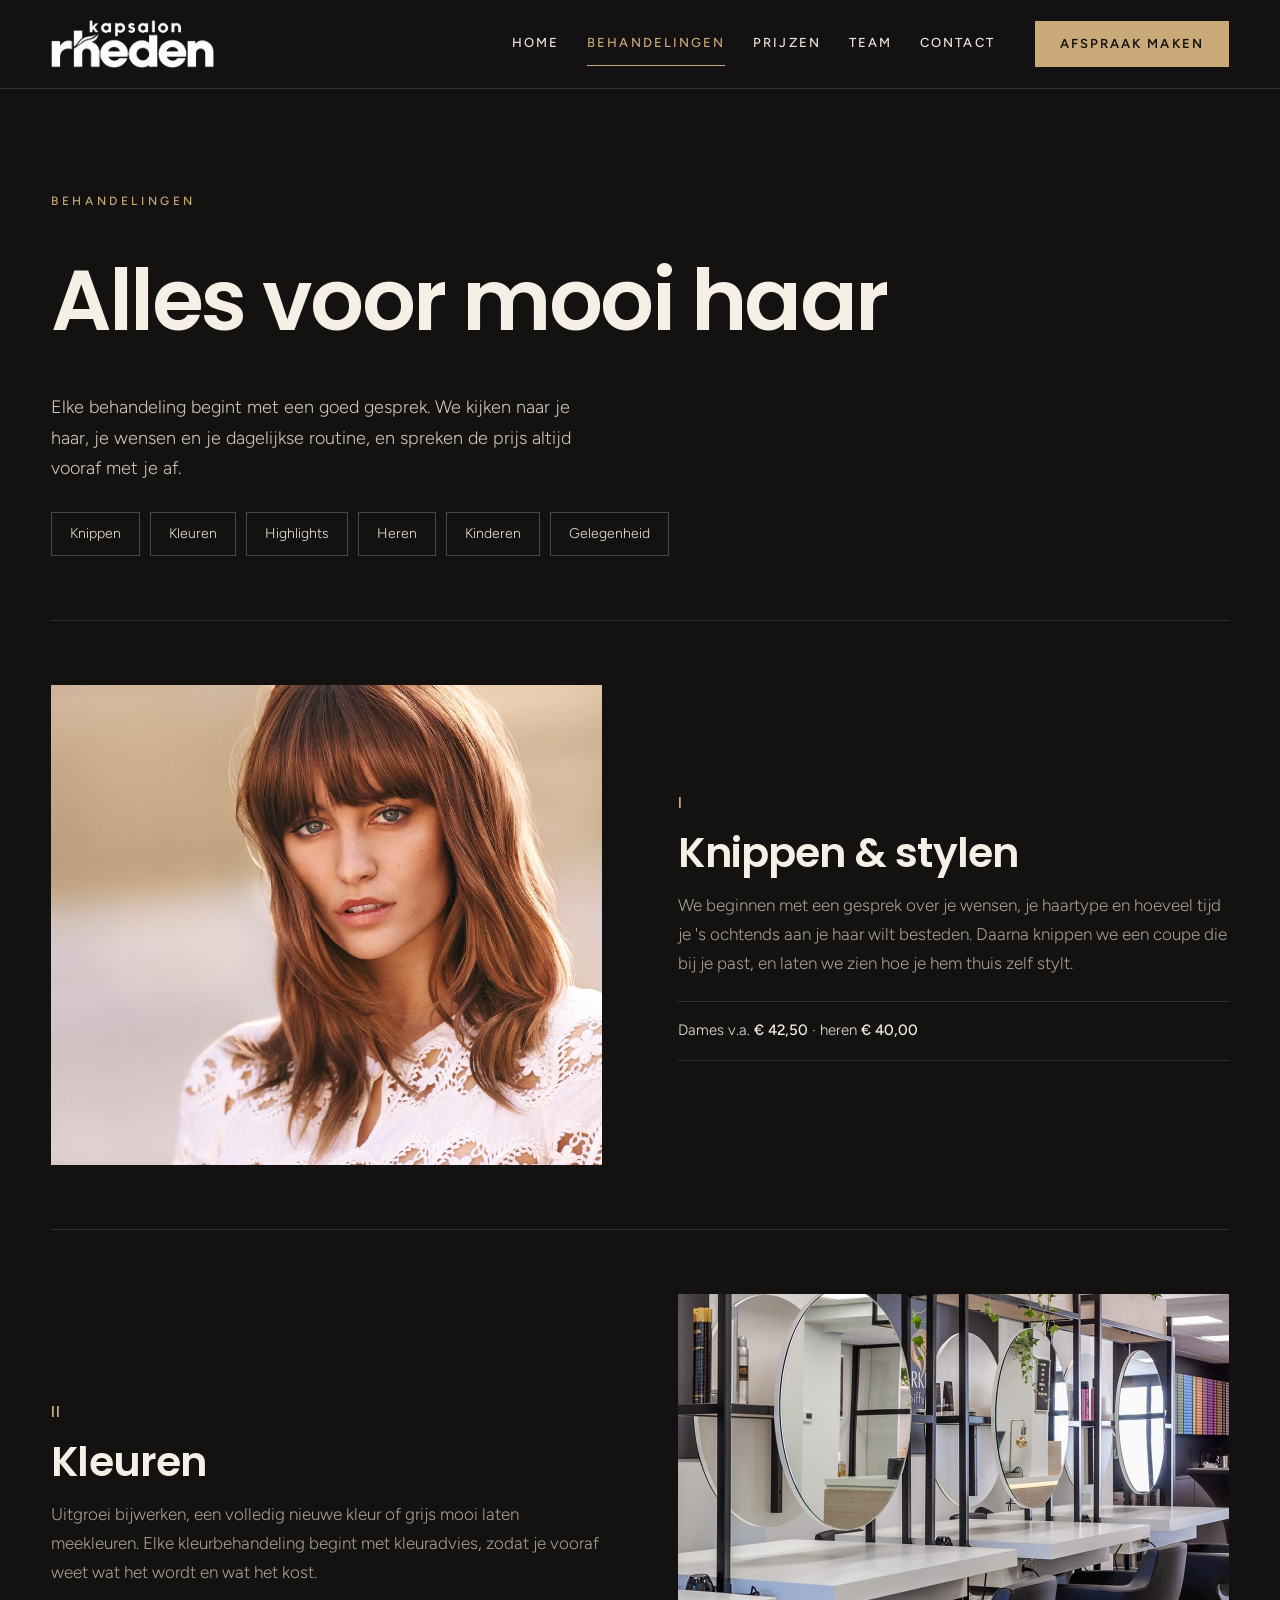
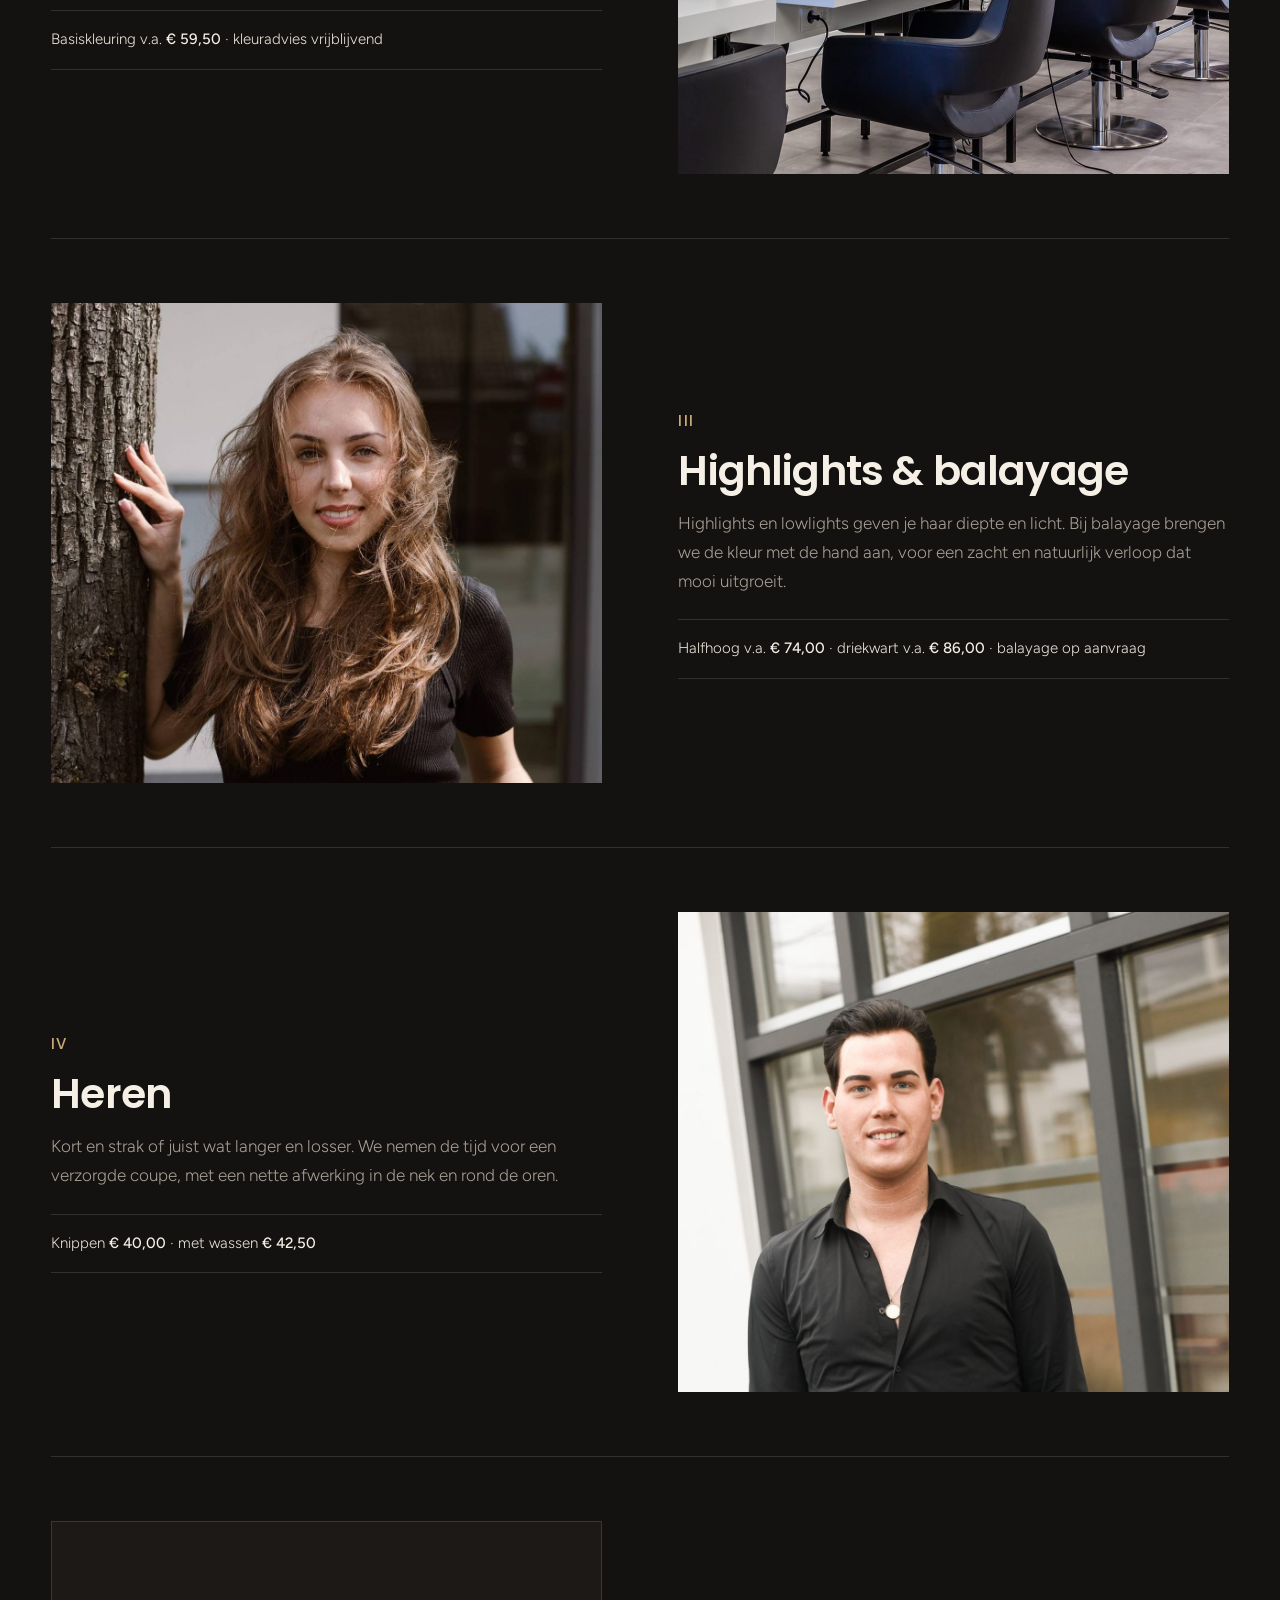
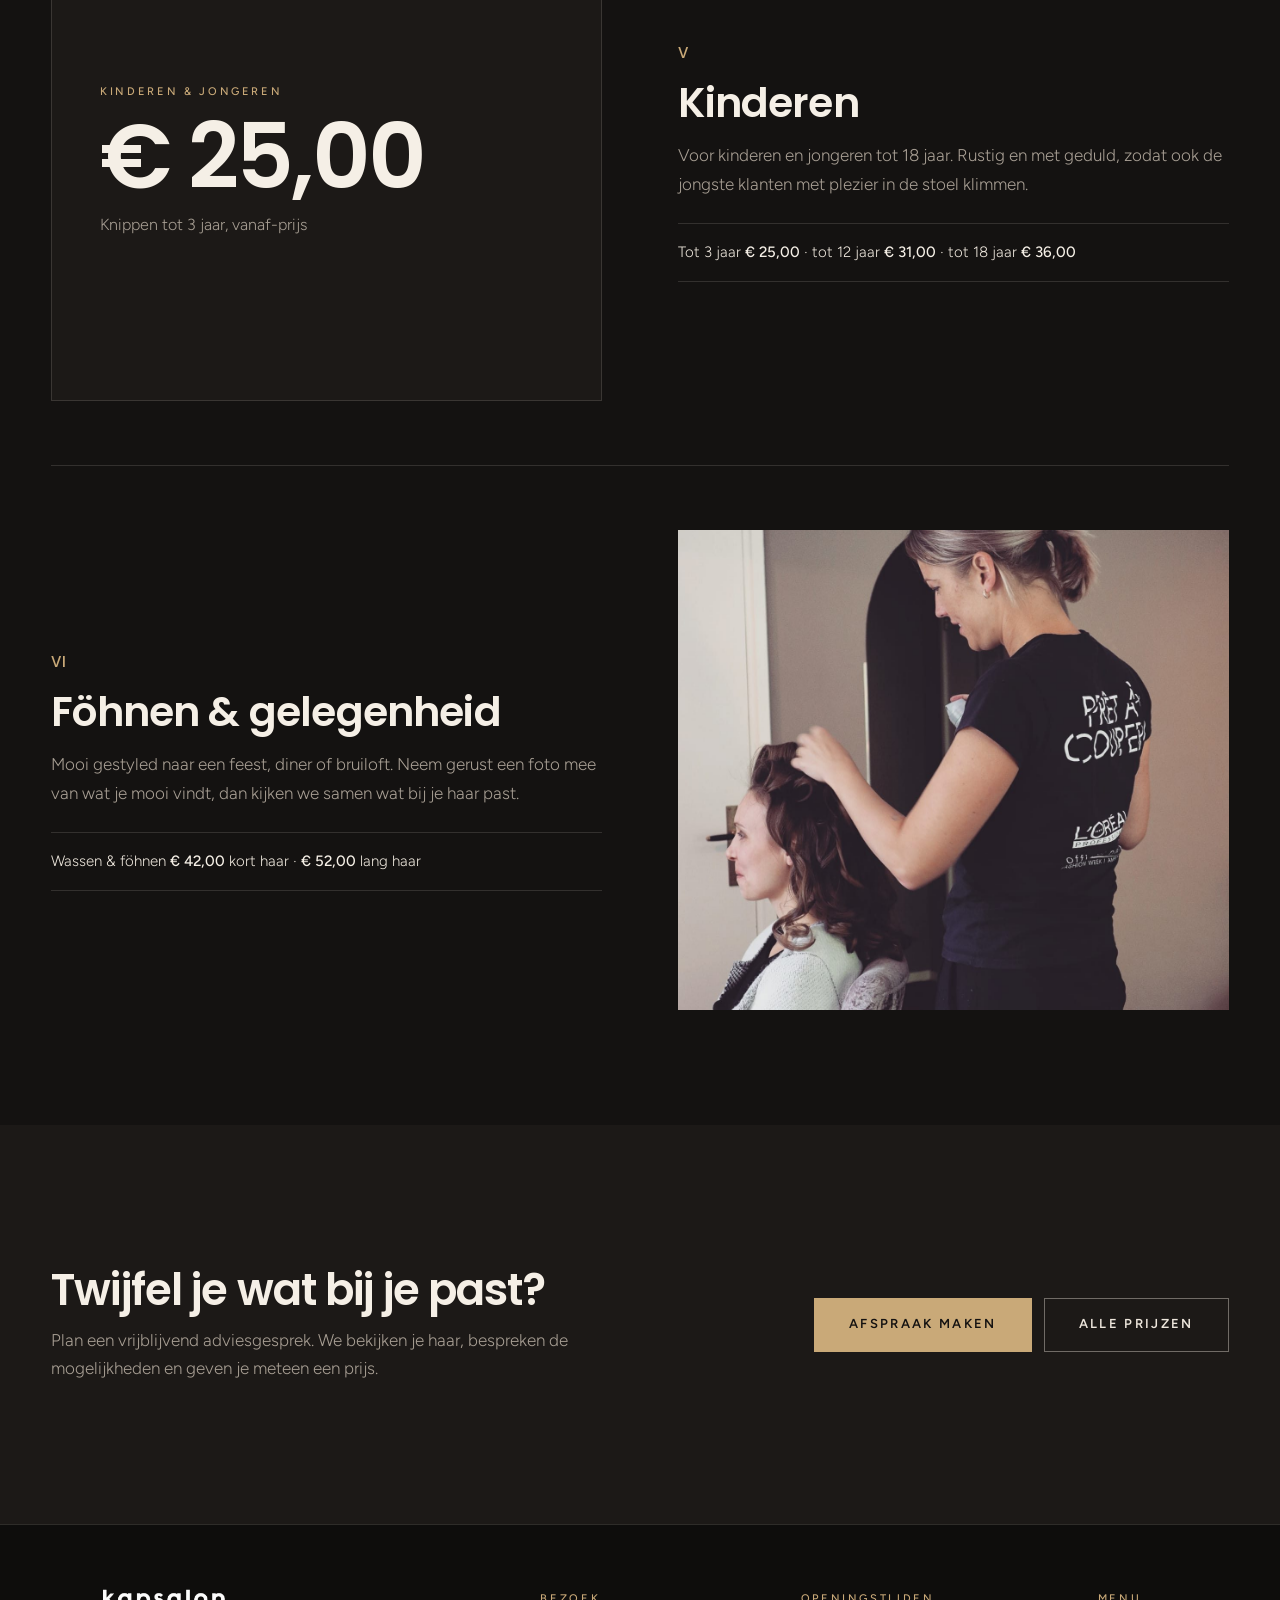
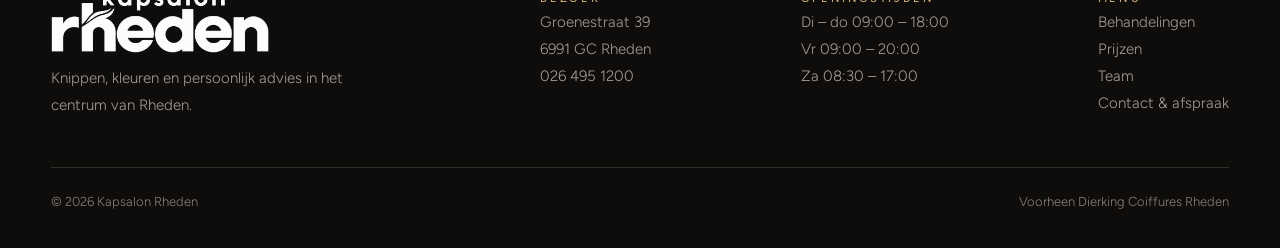
<file: kapsalon-rheden/behandelingen.html>
<!DOCTYPE html>
<html lang="nl">
<head>
<meta charset="UTF-8">
<meta name="viewport" content="width=device-width, initial-scale=1">
<title>Behandelingen · Kapsalon Rheden</title>
<meta name="description" content="Knippen, kleuren, highlights, balayage, herenknipbeurten, kinderen en styling voor een gelegenheid bij Kapsalon Rheden aan de Groenestraat.">
<meta name="theme-color" content="#141211">
<link rel="icon" type="image/png" href="img/favicon.png">
<link rel="apple-touch-icon" href="img/apple-touch-icon.png">
<link rel="preconnect" href="https://fonts.googleapis.com">
<link rel="preconnect" href="https://fonts.gstatic.com" crossorigin>
<link href="https://fonts.googleapis.com/css2?family=Figtree:wght@300;400;500;600&family=Poppins:wght@500;600&display=swap" rel="stylesheet">
<link rel="stylesheet" href="assets/css/style.css">
<script src="assets/js/main.js" defer></script>
</head>
<body>
<a class="skip-link" href="#main">Naar de inhoud</a>

<header class="site-header">
  <div class="wrap header-inner">
    <a class="brand" href="index.html"><img src="img/logo-kapsalon-rheden.png" alt="Kapsalon Rheden" width="163" height="48"></a>
    <button class="nav-toggle" type="button" aria-expanded="false" aria-controls="site-nav"><span class="sr-only">Menu openen</span><span class="bar"></span><span class="bar"></span></button>
    <nav class="nav" id="site-nav" aria-label="Hoofdmenu">
      <ul class="nav-links">
        <li><a href="index.html">Home</a></li>
        <li><a href="behandelingen.html" aria-current="page">Behandelingen</a></li>
        <li><a href="prijzen.html">Prijzen</a></li>
        <li><a href="team.html">Team</a></li>
        <li><a href="contact.html">Contact</a></li>
      </ul>
      <a class="btn btn-accent btn-sm" href="contact.html#afspraak">Afspraak maken</a>
    </nav>
  </div>
</header>

<main id="main">

  <section class="page-hero stacked">
    <div class="wrap">
      <span class="eyebrow">Behandelingen</span>
      <h1>Alles voor mooi haar</h1>
      <div class="row" style="margin-top: 24px">
        <p>Elke behandeling begint met een goed gesprek. We kijken naar je haar, je wensen en je dagelijkse routine, en spreken de prijs altijd vooraf met je af.</p>
        <nav aria-label="Naar behandeling">
          <ul class="chips">
            <li><a href="#knippen">Knippen</a></li>
            <li><a href="#kleuren">Kleuren</a></li>
            <li><a href="#highlights">Highlights</a></li>
            <li><a href="#heren">Heren</a></li>
            <li><a href="#kinderen">Kinderen</a></li>
            <li><a href="#gelegenheid">Gelegenheid</a></li>
          </ul>
        </nav>
      </div>
    </div>
  </section>

  <div class="wrap treatments">

    <article class="treatment" id="knippen">
      <img class="treatment-media" src="img/model-pony.jpg" alt="Pony en laagjes in warm koperbruin haar" width="1201" height="801" loading="lazy" style="object-position: 58% 30%">
      <div class="treatment-body">
        <span class="service-num">I</span>
        <h2>Knippen &amp; stylen</h2>
        <p>We beginnen met een gesprek over je wensen, je haartype en hoeveel tijd je 's ochtends aan je haar wilt besteden. Daarna knippen we een coupe die bij je past, en laten we zien hoe je hem thuis zelf stylt.</p>
        <div class="treatment-price">Dames v.a. <strong>€ 42,50</strong> · heren <strong>€ 40,00</strong></div>
      </div>
    </article>

    <article class="treatment" id="kleuren">
      <img class="treatment-media" src="img/interieur.jpg" alt="Werkplekken en de kleurenkaart in de salon" width="1440" height="960" loading="lazy" style="object-position: 100% 50%">
      <div class="treatment-body">
        <span class="service-num">II</span>
        <h2>Kleuren</h2>
        <p>Uitgroei bijwerken, een volledig nieuwe kleur of grijs mooi laten meekleuren. Elke kleurbehandeling begint met kleuradvies, zodat je vooraf weet wat het wordt en wat het kost.</p>
        <div class="treatment-price">Basiskleuring v.a. <strong>€ 59,50</strong> · kleuradvies vrijblijvend</div>
      </div>
    </article>

    <article class="treatment" id="highlights">
      <img class="treatment-media" src="img/lang-golvend.jpg" alt="Lang golvend haar met zachte lichte accenten" width="1201" height="1800" loading="lazy" style="object-position: 50% 30%">
      <div class="treatment-body">
        <span class="service-num">III</span>
        <h2>Highlights &amp; balayage</h2>
        <p>Highlights en lowlights geven je haar diepte en licht. Bij balayage brengen we de kleur met de hand aan, voor een zacht en natuurlijk verloop dat mooi uitgroeit.</p>
        <div class="treatment-price">Halfhoog v.a. <strong>€ 74,00</strong> · driekwart v.a. <strong>€ 86,00</strong> · balayage op aanvraag</div>
      </div>
    </article>

    <article class="treatment" id="heren">
      <img class="treatment-media" src="img/heer-portret.jpg" alt="Verzorgde herencoupe" width="1200" height="1800" loading="lazy" style="object-position: 50% 18%">
      <div class="treatment-body">
        <span class="service-num">IV</span>
        <h2>Heren</h2>
        <p>Kort en strak of juist wat langer en losser. We nemen de tijd voor een verzorgde coupe, met een nette afwerking in de nek en rond de oren.</p>
        <div class="treatment-price">Knippen <strong>€ 40,00</strong> · met wassen <strong>€ 42,50</strong></div>
      </div>
    </article>

    <article class="treatment" id="kinderen">
      <div class="treatment-panel" aria-hidden="true">
        <span class="label">Kinderen &amp; jongeren</span>
        <span class="big">€ 25,00</span>
        <span class="muted">Knippen tot 3 jaar, vanaf-prijs</span>
      </div>
      <div class="treatment-body">
        <span class="service-num">V</span>
        <h2>Kinderen</h2>
        <p>Voor kinderen en jongeren tot 18 jaar. Rustig en met geduld, zodat ook de jongste klanten met plezier in de stoel klimmen.</p>
        <div class="treatment-price">Tot 3 jaar <strong>€ 25,00</strong> · tot 12 jaar <strong>€ 31,00</strong> · tot 18 jaar <strong>€ 36,00</strong></div>
      </div>
    </article>

    <article class="treatment" id="gelegenheid">
      <img class="treatment-media" src="img/styling-krullen.jpg" alt="Kapster stylt krullen voor een gelegenheid" width="1280" height="1600" loading="lazy" style="object-position: 50% 32%">
      <div class="treatment-body">
        <span class="service-num">VI</span>
        <h2>Föhnen &amp; gelegenheid</h2>
        <p>Mooi gestyled naar een feest, diner of bruiloft. Neem gerust een foto mee van wat je mooi vindt, dan kijken we samen wat bij je haar past.</p>
        <div class="treatment-price">Wassen &amp; föhnen <strong>€ 42,00</strong> kort haar · <strong>€ 52,00</strong> lang haar</div>
      </div>
    </article>

  </div>

  <section class="section section-alt">
    <div class="wrap cta-plain">
      <div class="text">
        <h2>Twijfel je wat bij je past?</h2>
        <p>Plan een vrijblijvend adviesgesprek. We bekijken je haar, bespreken de mogelijkheden en geven je meteen een prijs.</p>
      </div>
      <div class="btn-row">
        <a class="btn btn-accent" href="contact.html?behandeling=Kleuradvies#afspraak">Afspraak maken</a>
        <a class="btn btn-ghost" href="prijzen.html">Alle prijzen</a>
      </div>
    </div>
  </section>

</main>

<footer class="site-footer">
  <div class="wrap">
    <div class="footer-grid">
      <div class="footer-brand">
        <img src="img/logo-kapsalon-rheden.png" alt="Kapsalon Rheden" width="218" height="64" loading="lazy">
        <p>Knippen, kleuren en persoonlijk advies in het centrum van Rheden.</p>
      </div>
      <div class="footer-col">
        <span class="label">Bezoek</span>
        Groenestraat 39<br>6991 GC Rheden<br><a href="tel:+31264951200">026 495 1200</a>
      </div>
      <div class="footer-col">
        <span class="label">Openingstijden</span>
        Di – do 09:00 – 18:00<br>Vr 09:00 – 20:00<br>Za 08:30 – 17:00
      </div>
      <nav class="footer-col footer-nav" aria-label="Footermenu">
        <span class="label">Menu</span>
        <a href="behandelingen.html">Behandelingen</a>
        <a href="prijzen.html">Prijzen</a>
        <a href="team.html">Team</a>
        <a href="contact.html">Contact &amp; afspraak</a>
      </nav>
    </div>
    <div class="footer-bottom">
      <span>© <span data-year>2026</span> Kapsalon Rheden</span>
      <span>Voorheen Dierking Coiffures Rheden</span>
    </div>
  </div>
</footer>

<div class="mobile-bar">
  <a class="btn btn-ghost" href="tel:+31264951200">Bellen</a>
  <a class="btn btn-accent" href="contact.html#afspraak">Afspraak</a>
</div>

</body>
</html>
</file>
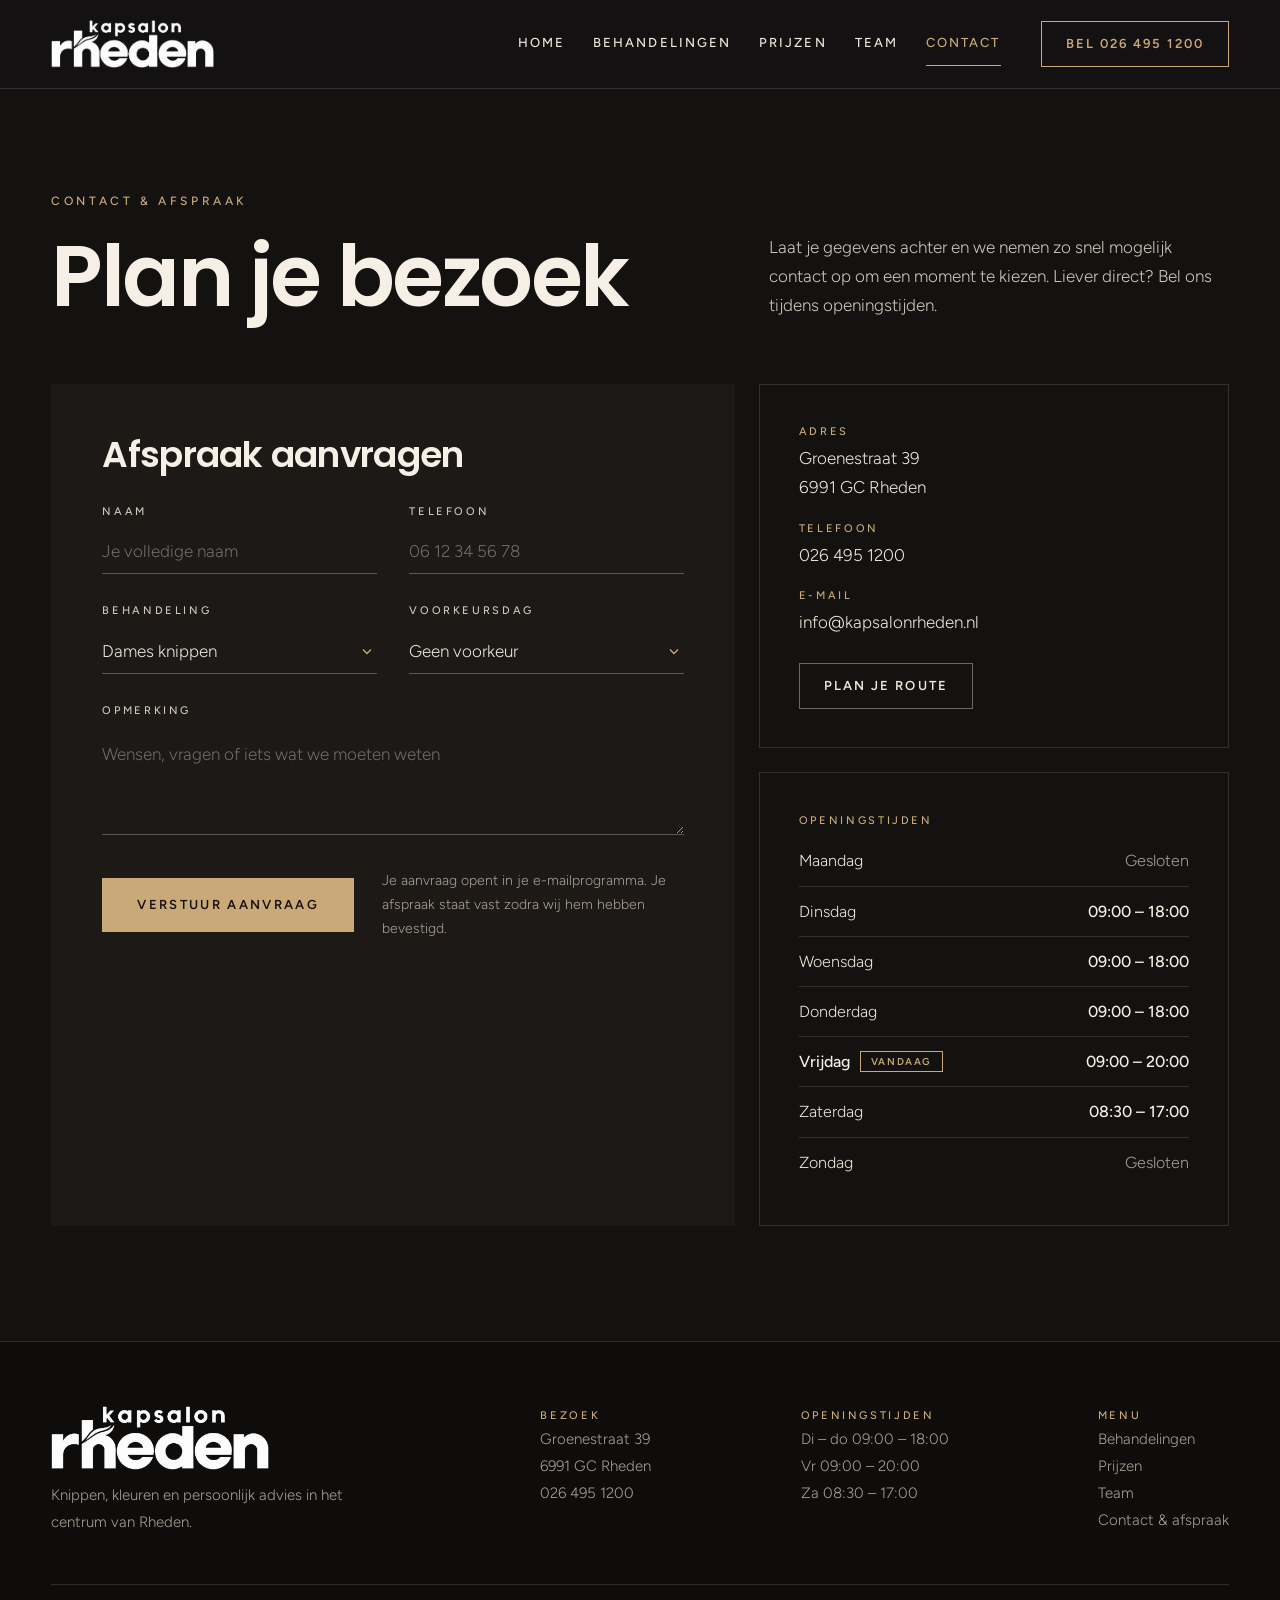
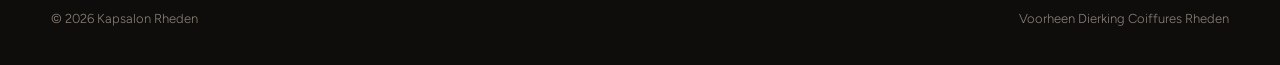
<file: kapsalon-rheden/contact.html>
<!DOCTYPE html>
<html lang="nl">
<head>
<meta charset="UTF-8">
<meta name="viewport" content="width=device-width, initial-scale=1">
<title>Contact &amp; afspraak · Kapsalon Rheden</title>
<meta name="description" content="Maak een afspraak bij Kapsalon Rheden, Groenestraat 39 in Rheden. Bel 026 495 1200 of vraag online een afspraak aan.">
<meta name="theme-color" content="#141211">
<link rel="icon" type="image/png" href="img/favicon.png">
<link rel="apple-touch-icon" href="img/apple-touch-icon.png">
<link rel="preconnect" href="https://fonts.googleapis.com">
<link rel="preconnect" href="https://fonts.gstatic.com" crossorigin>
<link href="https://fonts.googleapis.com/css2?family=Figtree:wght@300;400;500;600&family=Poppins:wght@500;600&display=swap" rel="stylesheet">
<link rel="stylesheet" href="assets/css/style.css">
<script src="assets/js/main.js" defer></script>
</head>
<body>
<a class="skip-link" href="#main">Naar de inhoud</a>

<header class="site-header">
  <div class="wrap header-inner">
    <a class="brand" href="index.html"><img src="img/logo-kapsalon-rheden.png" alt="Kapsalon Rheden" width="163" height="48"></a>
    <button class="nav-toggle" type="button" aria-expanded="false" aria-controls="site-nav"><span class="sr-only">Menu openen</span><span class="bar"></span><span class="bar"></span></button>
    <nav class="nav" id="site-nav" aria-label="Hoofdmenu">
      <ul class="nav-links">
        <li><a href="index.html">Home</a></li>
        <li><a href="behandelingen.html">Behandelingen</a></li>
        <li><a href="prijzen.html">Prijzen</a></li>
        <li><a href="team.html">Team</a></li>
        <li><a href="contact.html" aria-current="page">Contact</a></li>
      </ul>
      <a class="btn btn-outline btn-sm" href="tel:+31264951200">Bel 026 495 1200</a>
    </nav>
  </div>
</header>

<main id="main">

  <section class="page-hero">
    <div class="wrap">
      <div>
        <span class="eyebrow">Contact &amp; afspraak</span>
        <h1>Plan je bezoek</h1>
      </div>
      <p>Laat je gegevens achter en we nemen zo snel mogelijk contact op om een moment te kiezen. Liever direct? Bel ons tijdens openingstijden.</p>
    </div>
  </section>

  <div class="wrap contact-layout">

    <div class="form-panel" id="afspraak">
      <div id="booking-wrap">
        <h2>Afspraak aanvragen</h2>
        <!-- Vervang data-email door het echte e-mailadres van de salon -->
        <form class="booking-form" id="booking-form" data-email="info@kapsalonrheden.nl">
          <div class="field">
            <label for="f-naam">Naam</label>
            <input id="f-naam" name="naam" type="text" autocomplete="name" placeholder="Je volledige naam" required>
          </div>
          <div class="field">
            <label for="f-tel">Telefoon</label>
            <input id="f-tel" name="telefoon" type="tel" autocomplete="tel" placeholder="06 12 34 56 78" required>
          </div>
          <div class="field">
            <label for="f-beh">Behandeling</label>
            <select id="f-beh" name="behandeling">
              <option value="Dames knippen">Dames knippen</option>
              <option value="Heren knippen">Heren knippen</option>
              <option value="Kinderen knippen">Kinderen knippen</option>
              <option value="Kleuren">Kleuren</option>
              <option value="Highlights / balayage">Highlights / balayage</option>
              <option value="Föhnen / gelegenheid">Föhnen / gelegenheid</option>
              <option value="Kleuradvies">Kleuradvies</option>
              <option value="Anders">Anders</option>
            </select>
          </div>
          <div class="field">
            <label for="f-dag">Voorkeursdag</label>
            <select id="f-dag" name="dag">
              <option>Geen voorkeur</option>
              <option>Dinsdag</option>
              <option>Woensdag</option>
              <option>Donderdag</option>
              <option>Vrijdag</option>
              <option>Vrijdagavond</option>
              <option>Zaterdag</option>
            </select>
          </div>
          <div class="field full">
            <label for="f-opm">Opmerking</label>
            <textarea id="f-opm" name="opmerking" rows="3" placeholder="Wensen, vragen of iets wat we moeten weten"></textarea>
          </div>
          <div class="form-actions">
            <button class="btn btn-accent" type="submit">Verstuur aanvraag</button>
            <p class="form-note">Je aanvraag opent in je e-mailprogramma. Je afspraak staat vast zodra wij hem hebben bevestigd.</p>
          </div>
        </form>
      </div>

      <div class="form-thanks" id="form-thanks" hidden>
        <span class="check" aria-hidden="true">
          <svg width="24" height="24" viewBox="0 0 24 24" fill="none" stroke="currentColor" stroke-width="1.6" stroke-linecap="round" stroke-linejoin="round"><path d="M5 12.5l4.5 4.5L19 7.5"/></svg>
        </span>
        <h2 tabindex="-1">Bijna klaar</h2>
        <p>Je e-mailprogramma is geopend met je aanvraag. Verstuur die e-mail, dan bellen of mailen we je zo snel mogelijk om je afspraak te bevestigen.</p>
        <button class="btn btn-ghost btn-sm" type="button" data-reset>Nieuwe aanvraag</button>
      </div>
    </div>

    <div class="side">
      <div class="side-card">
        <div class="info-list">
          <div><span class="label">Adres</span>Groenestraat 39<br>6991 GC Rheden</div>
          <div><span class="label">Telefoon</span><a href="tel:+31264951200">026 495 1200</a></div>
          <div><span class="label">E-mail</span><a href="mailto:info@kapsalonrheden.nl">info@kapsalonrheden.nl</a></div>
        </div>
        <a class="btn btn-ghost btn-sm" href="https://www.google.com/maps/search/?api=1&amp;query=Groenestraat+39%2C+6991+GC+Rheden" target="_blank" rel="noopener">Plan je route</a>
      </div>
      <div class="side-card">
        <span class="label" style="margin-bottom: 6px">Openingstijden</span>
        <table class="hours">
          <caption class="sr-only">Openingstijden van Kapsalon Rheden</caption>
          <tbody>
            <tr data-day="1" class="closed"><th scope="row">Maandag</th><td>Gesloten</td></tr>
            <tr data-day="2"><th scope="row">Dinsdag</th><td>09:00 – 18:00</td></tr>
            <tr data-day="3"><th scope="row">Woensdag</th><td>09:00 – 18:00</td></tr>
            <tr data-day="4"><th scope="row">Donderdag</th><td>09:00 – 18:00</td></tr>
            <tr data-day="5"><th scope="row">Vrijdag</th><td>09:00 – 20:00</td></tr>
            <tr data-day="6"><th scope="row">Zaterdag</th><td>08:30 – 17:00</td></tr>
            <tr data-day="0" class="closed"><th scope="row">Zondag</th><td>Gesloten</td></tr>
          </tbody>
        </table>
      </div>
    </div>

  </div>

</main>

<footer class="site-footer">
  <div class="wrap">
    <div class="footer-grid">
      <div class="footer-brand">
        <img src="img/logo-kapsalon-rheden.png" alt="Kapsalon Rheden" width="218" height="64" loading="lazy">
        <p>Knippen, kleuren en persoonlijk advies in het centrum van Rheden.</p>
      </div>
      <div class="footer-col">
        <span class="label">Bezoek</span>
        Groenestraat 39<br>6991 GC Rheden<br><a href="tel:+31264951200">026 495 1200</a>
      </div>
      <div class="footer-col">
        <span class="label">Openingstijden</span>
        Di – do 09:00 – 18:00<br>Vr 09:00 – 20:00<br>Za 08:30 – 17:00
      </div>
      <nav class="footer-col footer-nav" aria-label="Footermenu">
        <span class="label">Menu</span>
        <a href="behandelingen.html">Behandelingen</a>
        <a href="prijzen.html">Prijzen</a>
        <a href="team.html">Team</a>
        <a href="contact.html">Contact &amp; afspraak</a>
      </nav>
    </div>
    <div class="footer-bottom">
      <span>© <span data-year>2026</span> Kapsalon Rheden</span>
      <span>Voorheen Dierking Coiffures Rheden</span>
    </div>
  </div>
</footer>

<div class="mobile-bar">
  <a class="btn btn-ghost" href="tel:+31264951200">Bellen</a>
  <a class="btn btn-accent" href="#afspraak">Afspraak</a>
</div>

</body>
</html>
</file>
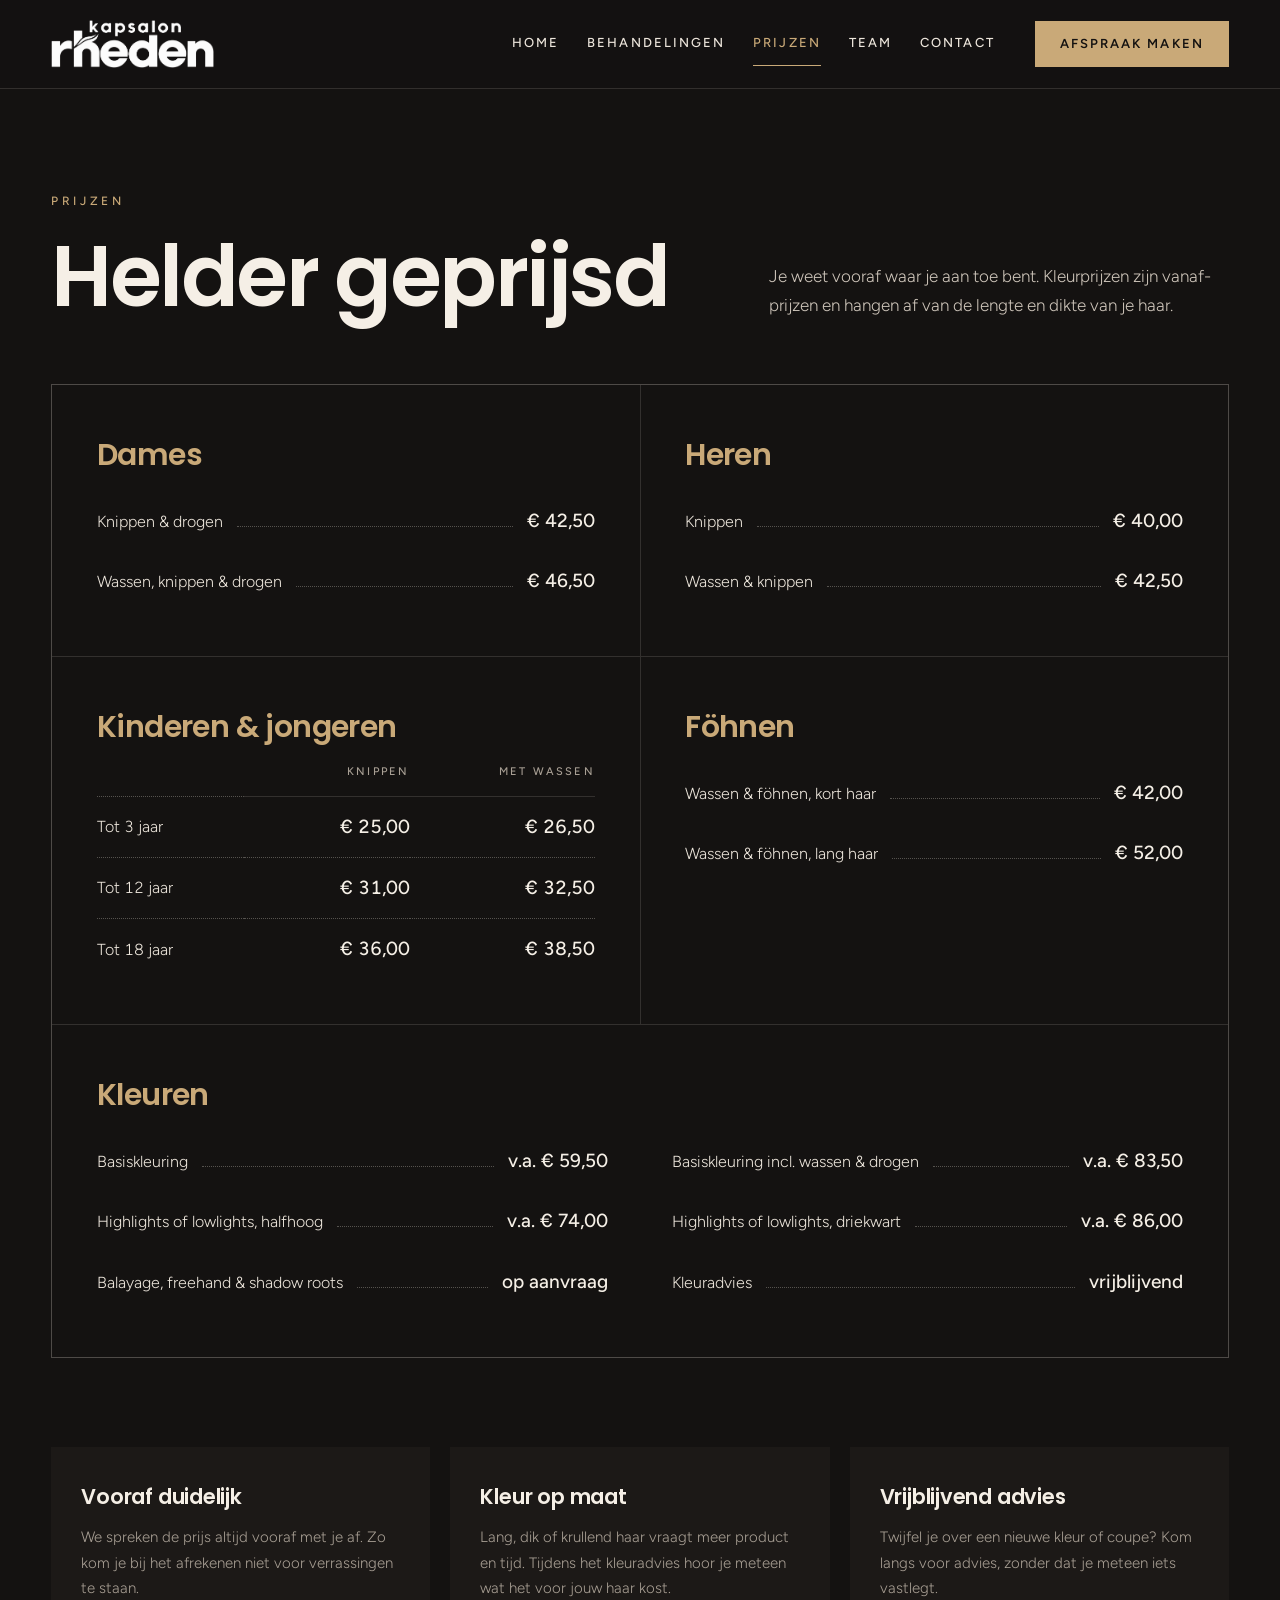
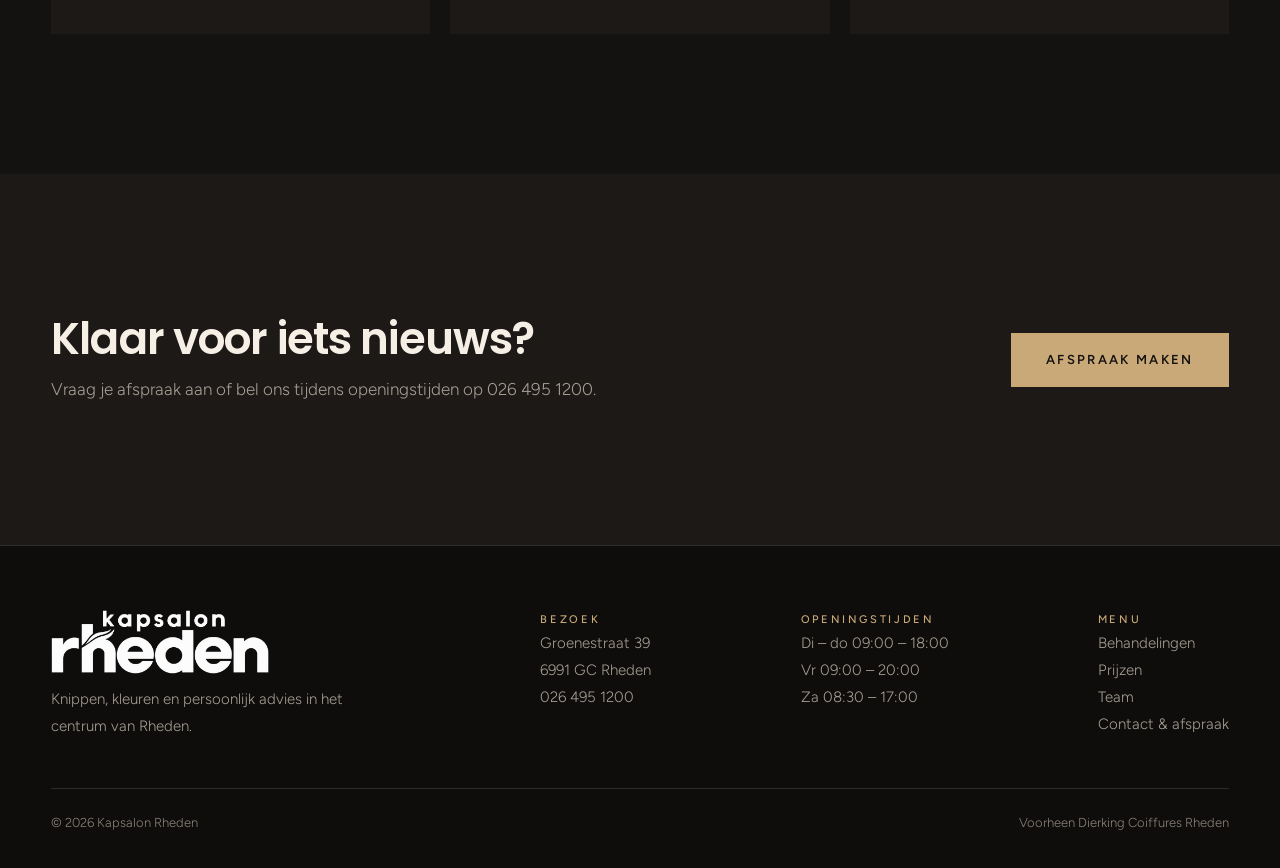
<file: kapsalon-rheden/prijzen.html>
<!DOCTYPE html>
<html lang="nl">
<head>
<meta charset="UTF-8">
<meta name="viewport" content="width=device-width, initial-scale=1">
<title>Prijzen · Kapsalon Rheden</title>
<meta name="description" content="De prijzen van Kapsalon Rheden: dames, heren, kinderen en kleurbehandelingen. Vooraf duidelijk, kleuradvies is vrijblijvend.">
<meta name="theme-color" content="#141211">
<link rel="icon" type="image/png" href="img/favicon.png">
<link rel="apple-touch-icon" href="img/apple-touch-icon.png">
<link rel="preconnect" href="https://fonts.googleapis.com">
<link rel="preconnect" href="https://fonts.gstatic.com" crossorigin>
<link href="https://fonts.googleapis.com/css2?family=Figtree:wght@300;400;500;600&family=Poppins:wght@500;600&display=swap" rel="stylesheet">
<link rel="stylesheet" href="assets/css/style.css">
<script src="assets/js/main.js" defer></script>
</head>
<body>
<a class="skip-link" href="#main">Naar de inhoud</a>

<header class="site-header">
  <div class="wrap header-inner">
    <a class="brand" href="index.html"><img src="img/logo-kapsalon-rheden.png" alt="Kapsalon Rheden" width="163" height="48"></a>
    <button class="nav-toggle" type="button" aria-expanded="false" aria-controls="site-nav"><span class="sr-only">Menu openen</span><span class="bar"></span><span class="bar"></span></button>
    <nav class="nav" id="site-nav" aria-label="Hoofdmenu">
      <ul class="nav-links">
        <li><a href="index.html">Home</a></li>
        <li><a href="behandelingen.html">Behandelingen</a></li>
        <li><a href="prijzen.html" aria-current="page">Prijzen</a></li>
        <li><a href="team.html">Team</a></li>
        <li><a href="contact.html">Contact</a></li>
      </ul>
      <a class="btn btn-accent btn-sm" href="contact.html#afspraak">Afspraak maken</a>
    </nav>
  </div>
</header>

<main id="main">

  <section class="page-hero">
    <div class="wrap">
      <div>
        <span class="eyebrow">Prijzen</span>
        <h1>Helder geprijsd</h1>
      </div>
      <p>Je weet vooraf waar je aan toe bent. Kleurprijzen zijn vanaf-prijzen en hangen af van de lengte en dikte van je haar.</p>
    </div>
  </section>

  <div class="wrap">
    <div class="price-board">
      <section class="price-group" aria-labelledby="p-dames">
        <h2 id="p-dames">Dames</h2>
        <ul class="price-list">
          <li><span>Knippen &amp; drogen</span><span class="dots"></span><span class="amount">€ 42,50</span></li>
          <li><span>Wassen, knippen &amp; drogen</span><span class="dots"></span><span class="amount">€ 46,50</span></li>
        </ul>
      </section>
      <section class="price-group" aria-labelledby="p-heren">
        <h2 id="p-heren">Heren</h2>
        <ul class="price-list">
          <li><span>Knippen</span><span class="dots"></span><span class="amount">€ 40,00</span></li>
          <li><span>Wassen &amp; knippen</span><span class="dots"></span><span class="amount">€ 42,50</span></li>
        </ul>
      </section>
      <section class="price-group" aria-labelledby="p-kinderen">
        <h2 id="p-kinderen">Kinderen &amp; jongeren</h2>
        <table class="price-table">
          <thead>
            <tr><td></td><th scope="col">Knippen</th><th scope="col">Met wassen</th></tr>
          </thead>
          <tbody>
            <tr><th scope="row">Tot 3 jaar</th><td>€ 25,00</td><td>€ 26,50</td></tr>
            <tr><th scope="row">Tot 12 jaar</th><td>€ 31,00</td><td>€ 32,50</td></tr>
            <tr><th scope="row">Tot 18 jaar</th><td>€ 36,00</td><td>€ 38,50</td></tr>
          </tbody>
        </table>
      </section>
      <section class="price-group" aria-labelledby="p-fohnen">
        <h2 id="p-fohnen">Föhnen</h2>
        <ul class="price-list">
          <li><span>Wassen &amp; föhnen, kort haar</span><span class="dots"></span><span class="amount">€ 42,00</span></li>
          <li><span>Wassen &amp; föhnen, lang haar</span><span class="dots"></span><span class="amount">€ 52,00</span></li>
        </ul>
      </section>
      <section class="price-group wide" aria-labelledby="p-kleuren">
        <h2 id="p-kleuren">Kleuren</h2>
        <ul class="price-list">
          <li><span>Basiskleuring</span><span class="dots"></span><span class="amount">v.a. € 59,50</span></li>
          <li><span>Basiskleuring incl. wassen &amp; drogen</span><span class="dots"></span><span class="amount">v.a. € 83,50</span></li>
          <li><span>Highlights of lowlights, halfhoog</span><span class="dots"></span><span class="amount">v.a. € 74,00</span></li>
          <li><span>Highlights of lowlights, driekwart</span><span class="dots"></span><span class="amount">v.a. € 86,00</span></li>
          <li><span>Balayage, freehand &amp; shadow roots</span><span class="dots"></span><span class="amount">op aanvraag</span></li>
          <li><span>Kleuradvies</span><span class="dots"></span><span class="amount">vrijblijvend</span></li>
        </ul>
      </section>
    </div>
  </div>

  <section class="section" style="padding-top: clamp(64px, 7vw, 104px)">
    <div class="wrap card-grid">
      <div class="info-card">
        <h3>Vooraf duidelijk</h3>
        <p>We spreken de prijs altijd vooraf met je af. Zo kom je bij het afrekenen niet voor verrassingen te staan.</p>
      </div>
      <div class="info-card">
        <h3>Kleur op maat</h3>
        <p>Lang, dik of krullend haar vraagt meer product en tijd. Tijdens het kleuradvies hoor je meteen wat het voor jouw haar kost.</p>
      </div>
      <div class="info-card">
        <h3>Vrijblijvend advies</h3>
        <p>Twijfel je over een nieuwe kleur of coupe? Kom langs voor advies, zonder dat je meteen iets vastlegt.</p>
      </div>
    </div>
  </section>

  <section class="section section-alt">
    <div class="wrap cta-plain">
      <div class="text">
        <h2>Klaar voor iets nieuws?</h2>
        <p>Vraag je afspraak aan of bel ons tijdens openingstijden op 026 495 1200.</p>
      </div>
      <a class="btn btn-accent" href="contact.html#afspraak">Afspraak maken</a>
    </div>
  </section>

</main>

<footer class="site-footer">
  <div class="wrap">
    <div class="footer-grid">
      <div class="footer-brand">
        <img src="img/logo-kapsalon-rheden.png" alt="Kapsalon Rheden" width="218" height="64" loading="lazy">
        <p>Knippen, kleuren en persoonlijk advies in het centrum van Rheden.</p>
      </div>
      <div class="footer-col">
        <span class="label">Bezoek</span>
        Groenestraat 39<br>6991 GC Rheden<br><a href="tel:+31264951200">026 495 1200</a>
      </div>
      <div class="footer-col">
        <span class="label">Openingstijden</span>
        Di – do 09:00 – 18:00<br>Vr 09:00 – 20:00<br>Za 08:30 – 17:00
      </div>
      <nav class="footer-col footer-nav" aria-label="Footermenu">
        <span class="label">Menu</span>
        <a href="behandelingen.html">Behandelingen</a>
        <a href="prijzen.html">Prijzen</a>
        <a href="team.html">Team</a>
        <a href="contact.html">Contact &amp; afspraak</a>
      </nav>
    </div>
    <div class="footer-bottom">
      <span>© <span data-year>2026</span> Kapsalon Rheden</span>
      <span>Voorheen Dierking Coiffures Rheden</span>
    </div>
  </div>
</footer>

<div class="mobile-bar">
  <a class="btn btn-ghost" href="tel:+31264951200">Bellen</a>
  <a class="btn btn-accent" href="contact.html#afspraak">Afspraak</a>
</div>

</body>
</html>
</file>
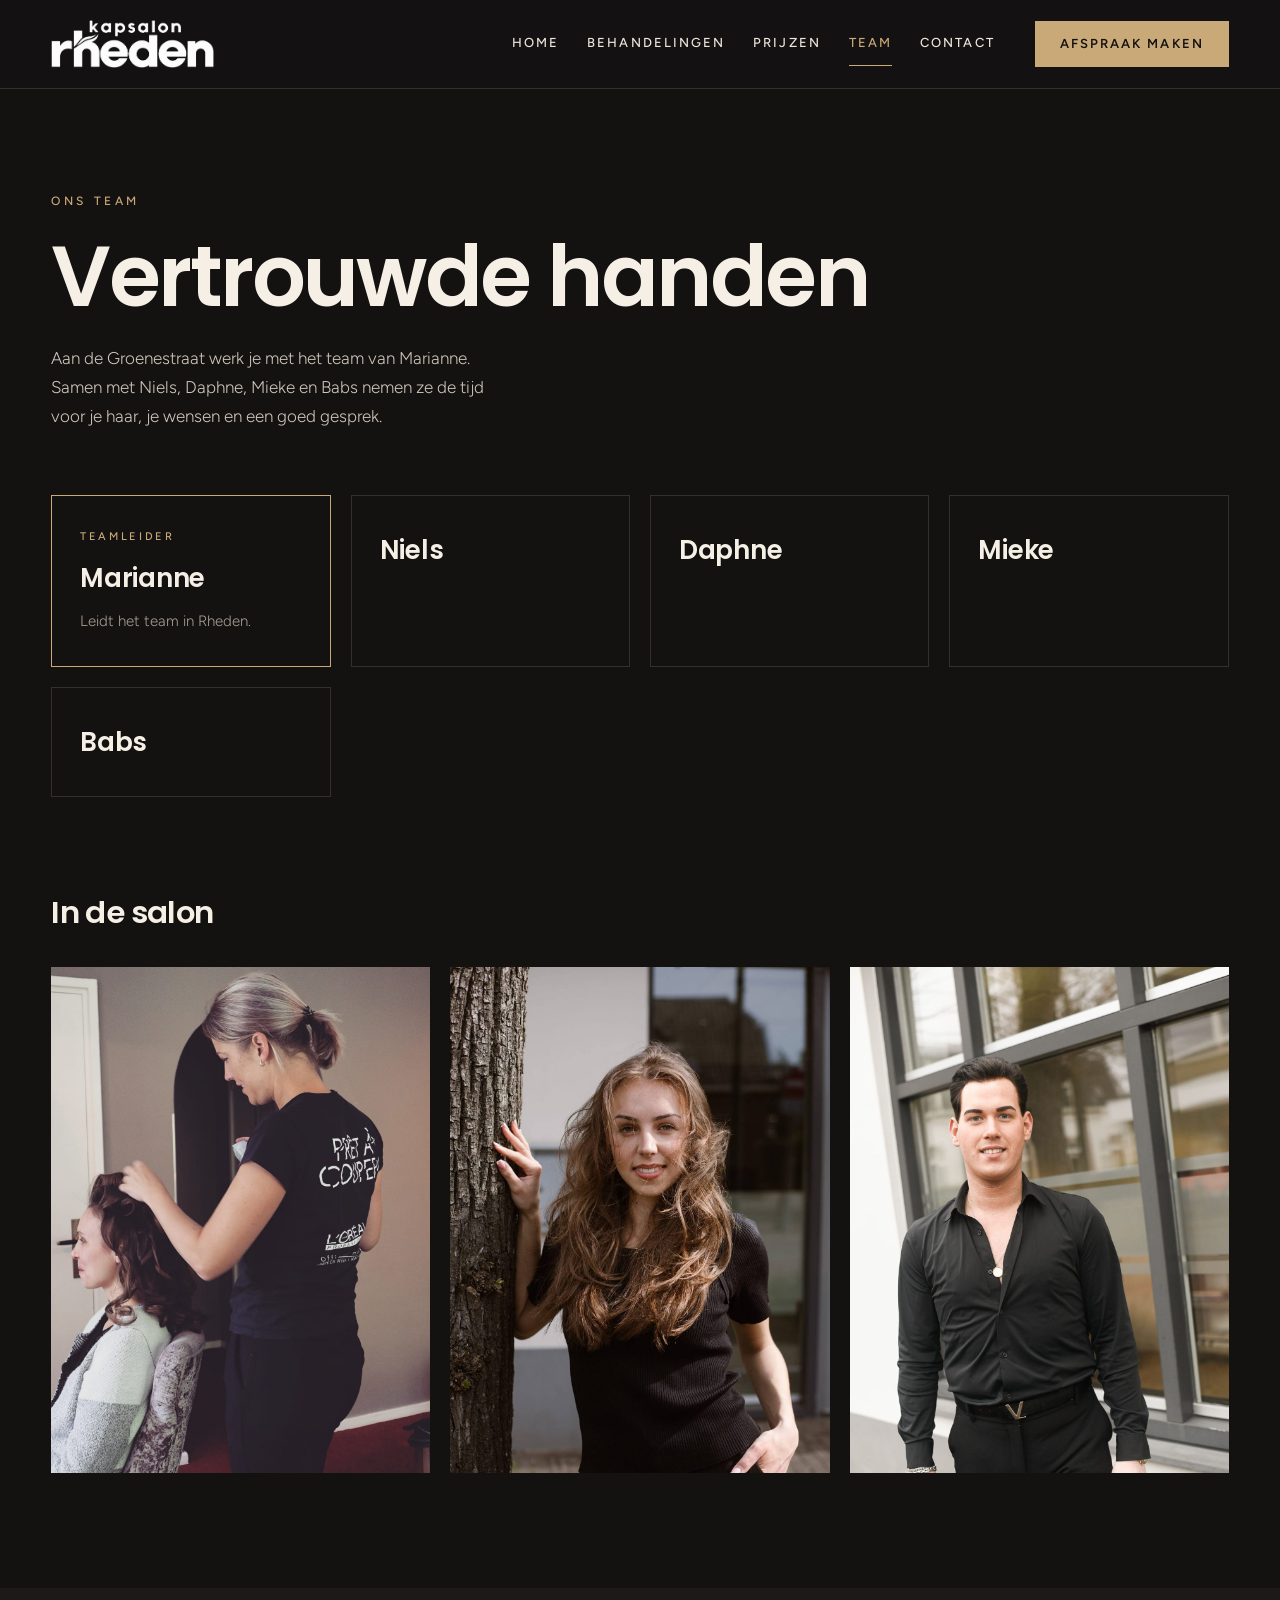
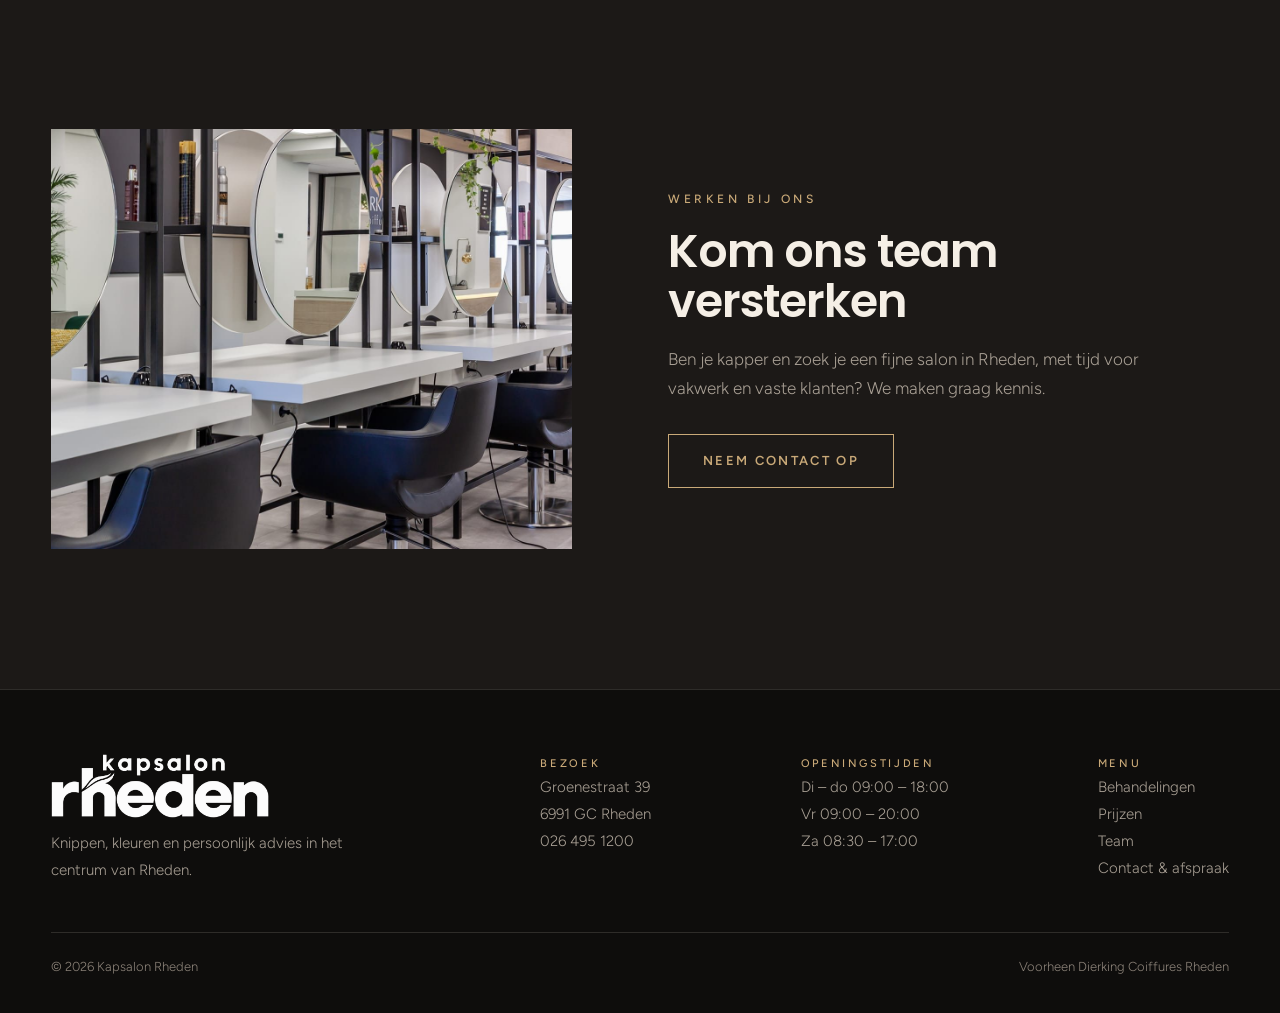
<file: kapsalon-rheden/team.html>
<!DOCTYPE html>
<html lang="nl">
<head>
<meta charset="UTF-8">
<meta name="viewport" content="width=device-width, initial-scale=1">
<title>Team · Kapsalon Rheden</title>
<meta name="description" content="Maak kennis met het team van Kapsalon Rheden aan de Groenestraat in Rheden.">
<meta name="theme-color" content="#141211">
<link rel="icon" type="image/png" href="img/favicon.png">
<link rel="apple-touch-icon" href="img/apple-touch-icon.png">
<link rel="preconnect" href="https://fonts.googleapis.com">
<link rel="preconnect" href="https://fonts.gstatic.com" crossorigin>
<link href="https://fonts.googleapis.com/css2?family=Figtree:wght@300;400;500;600&family=Poppins:wght@500;600&display=swap" rel="stylesheet">
<link rel="stylesheet" href="assets/css/style.css">
<script src="assets/js/main.js" defer></script>
</head>
<body>
<a class="skip-link" href="#main">Naar de inhoud</a>

<header class="site-header">
  <div class="wrap header-inner">
    <a class="brand" href="index.html"><img src="img/logo-kapsalon-rheden.png" alt="Kapsalon Rheden" width="163" height="48"></a>
    <button class="nav-toggle" type="button" aria-expanded="false" aria-controls="site-nav"><span class="sr-only">Menu openen</span><span class="bar"></span><span class="bar"></span></button>
    <nav class="nav" id="site-nav" aria-label="Hoofdmenu">
      <ul class="nav-links">
        <li><a href="index.html">Home</a></li>
        <li><a href="behandelingen.html">Behandelingen</a></li>
        <li><a href="prijzen.html">Prijzen</a></li>
        <li><a href="team.html" aria-current="page">Team</a></li>
        <li><a href="contact.html">Contact</a></li>
      </ul>
      <a class="btn btn-accent btn-sm" href="contact.html#afspraak">Afspraak maken</a>
    </nav>
  </div>
</header>

<main id="main">

  <section class="page-hero">
    <div class="wrap">
      <div>
        <span class="eyebrow">Ons team</span>
        <h1>Vertrouwde handen</h1>
      </div>
      <p>Aan de Groenestraat werk je met het team van Marianne. Samen met Niels, Daphne, Mieke en Babs nemen ze de tijd voor je haar, je wensen en een goed gesprek.</p>
    </div>
  </section>

  <div class="wrap" style="padding-bottom: clamp(80px, 9vw, 128px)">
    <!-- Teamlid toevoegen of weghalen? Kopieer of verwijder een .name-card. -->
    <div class="name-grid">
      <div class="name-card is-lead">
        <span class="label">Teamleider</span>
        <h3>Marianne</h3>
        <p>Leidt het team in Rheden.</p>
      </div>
      <div class="name-card"><h3>Niels</h3></div>
      <div class="name-card"><h3>Daphne</h3></div>
      <div class="name-card"><h3>Mieke</h3></div>
      <div class="name-card"><h3>Babs</h3></div>
    </div>

    <h2 class="subhead">In de salon</h2>
    <div class="team-grid">
      <div class="team-card">
        <img src="img/styling-krullen.jpg" alt="Kapster stylt krullen bij een klant" width="1280" height="1600" loading="lazy" style="object-position: 62% 30%">
      </div>
      <div class="team-card">
        <img src="img/lang-golvend.jpg" alt="Vrouw met lang golvend haar voor de salon" width="1201" height="1800" loading="lazy" style="object-position: 50% 22%">
      </div>
      <div class="team-card">
        <img src="img/heer-portret.jpg" alt="Man in zwart overhemd voor de salon" width="1200" height="1800" loading="lazy" style="object-position: 50% 20%">
      </div>
    </div>
  </div>

  <section class="section section-alt">
    <div class="wrap join">
      <img src="img/interieur.jpg" alt="De salon met ronde spiegels en zwarte stoelen" width="1440" height="960" loading="lazy" style="object-position: 30% 50%">
      <div class="text">
        <span class="eyebrow">Werken bij ons</span>
        <h2>Kom ons team versterken</h2>
        <p>Ben je kapper en zoek je een fijne salon in Rheden, met tijd voor vakwerk en vaste klanten? We maken graag kennis.</p>
        <a class="btn btn-outline" href="contact.html">Neem contact op</a>
      </div>
    </div>
  </section>

</main>

<footer class="site-footer">
  <div class="wrap">
    <div class="footer-grid">
      <div class="footer-brand">
        <img src="img/logo-kapsalon-rheden.png" alt="Kapsalon Rheden" width="218" height="64" loading="lazy">
        <p>Knippen, kleuren en persoonlijk advies in het centrum van Rheden.</p>
      </div>
      <div class="footer-col">
        <span class="label">Bezoek</span>
        Groenestraat 39<br>6991 GC Rheden<br><a href="tel:+31264951200">026 495 1200</a>
      </div>
      <div class="footer-col">
        <span class="label">Openingstijden</span>
        Di – do 09:00 – 18:00<br>Vr 09:00 – 20:00<br>Za 08:30 – 17:00
      </div>
      <nav class="footer-col footer-nav" aria-label="Footermenu">
        <span class="label">Menu</span>
        <a href="behandelingen.html">Behandelingen</a>
        <a href="prijzen.html">Prijzen</a>
        <a href="team.html">Team</a>
        <a href="contact.html">Contact &amp; afspraak</a>
      </nav>
    </div>
    <div class="footer-bottom">
      <span>© <span data-year>2026</span> Kapsalon Rheden</span>
      <span>Voorheen Dierking Coiffures Rheden</span>
    </div>
  </div>
</footer>

<div class="mobile-bar">
  <a class="btn btn-ghost" href="tel:+31264951200">Bellen</a>
  <a class="btn btn-accent" href="contact.html#afspraak">Afspraak</a>
</div>

</body>
</html>
</file>
<file: kapsalon-rheden/assets/css/style.css>
/* Kapsalon Rheden — gedeelde stijl voor alle pagina's */

:root {
  --bg: #141211;
  --surface: #1C1917;
  --surface-hover: #24201D;
  --hero: #221E1B;
  --footer: #0E0D0C;
  --text: #EDE6DC;
  --heading: #F5EFE6;
  --soft: #CFC6BB;
  --muted: #A89F94;
  --faint: #8C8379;
  --line: rgba(237, 230, 220, 0.14);
  --line-strong: rgba(237, 230, 220, 0.4);
  --accent: #C9A978;
  --accent-hover: #DDBF8F;
  --accent-ink: #141211;
  --display: 'Poppins', system-ui, sans-serif;
  --body: 'Figtree', system-ui, sans-serif;
  --gutter: clamp(20px, 4vw, 56px);
}

*, *::before, *::after { box-sizing: border-box; }
html { scroll-behavior: smooth; scroll-padding-top: 110px; }
body {
  margin: 0;
  background: var(--bg);
  color: var(--text);
  font-family: var(--body);
  font-weight: 300;
  font-size: 16px;
  line-height: 1.7;
  -webkit-font-smoothing: antialiased;
}
img { display: block; max-width: 100%; }
a { color: inherit; }
:focus-visible { outline: 2px solid var(--accent); outline-offset: 3px; }
::selection { background: var(--accent); color: var(--accent-ink); }

h1, h2, h3 {
  margin: 0;
  font-family: var(--display);
  font-weight: 600;
  color: var(--heading);
  letter-spacing: -0.02em;
}

.sr-only {
  position: absolute; width: 1px; height: 1px; overflow: hidden;
  clip: rect(0 0 0 0); white-space: nowrap;
}
.skip-link {
  position: absolute; left: 16px; top: -60px; z-index: 100;
  padding: 10px 16px; background: var(--accent); color: var(--accent-ink);
  font-weight: 600; text-decoration: none;
}
.skip-link:focus { top: 16px; }

.wrap { max-width: 1440px; margin: 0 auto; padding: 0 var(--gutter); }

/* ─── Kleine bouwstenen ─── */
.eyebrow {
  display: block;
  font-size: 12px; font-weight: 500; letter-spacing: 0.3em; text-transform: uppercase;
  color: var(--accent);
}
.label {
  display: block;
  font-size: 11px; font-weight: 500; letter-spacing: 0.24em; text-transform: uppercase;
  color: var(--accent);
}
.h2 { margin-top: 18px; font-size: clamp(36px, 4.4vw, 66px); line-height: 1.05; letter-spacing: -0.025em; }
.muted { color: var(--muted); }

.btn {
  display: inline-flex; align-items: center; justify-content: center;
  min-height: 54px; padding: 0 34px;
  border: 1px solid transparent; border-radius: 0;
  font-family: var(--body); font-size: 13px; font-weight: 600;
  letter-spacing: 0.18em; text-transform: uppercase; text-decoration: none;
  cursor: pointer; transition: background .2s, color .2s, border-color .2s;
}
.btn-accent { background: var(--accent); color: var(--accent-ink); }
.btn-accent:hover { background: var(--accent-hover); }
.btn-ghost { background: transparent; border-color: var(--line-strong); color: var(--text); }
.btn-ghost:hover { border-color: var(--text); background: rgba(237, 230, 220, 0.06); }
.btn-outline { background: transparent; border-color: var(--accent); color: var(--accent); }
.btn-outline:hover { background: var(--accent); color: var(--accent-ink); }
.btn-sm { min-height: 46px; padding: 0 24px; letter-spacing: 0.16em; }
.btn-row { display: flex; flex-wrap: wrap; gap: 12px; }

.link-arrow {
  display: inline-flex; align-items: center; min-height: 44px;
  font-size: 13px; font-weight: 600; letter-spacing: 0.18em; text-transform: uppercase;
  color: var(--accent); text-decoration: none; border-bottom: 1px solid var(--accent);
  transition: color .2s, border-color .2s;
}
.link-arrow:hover { color: var(--accent-hover); border-color: var(--accent-hover); }

/* ─── Melding + header ─── */
.notice {
  padding: 10px 20px; background: var(--accent); color: var(--accent-ink);
  font-size: 13px; font-weight: 500; text-align: center;
}
.notice strong { font-weight: 600; }

.site-header {
  position: sticky; top: 0; z-index: 50;
  background: rgba(20, 18, 17, 0.94);
  -webkit-backdrop-filter: blur(10px); backdrop-filter: blur(10px);
  border-bottom: 1px solid var(--line);
}
.header-inner { display: flex; align-items: center; justify-content: space-between; gap: 24px; min-height: 88px; }
.brand { display: block; flex-shrink: 0; }
.brand img { height: 48px; width: auto; }

.nav { display: flex; align-items: center; gap: 40px; }
.nav-links {
  display: flex; gap: 28px; margin: 0; padding: 0; list-style: none;
  font-size: 13px; font-weight: 500; letter-spacing: 0.16em; text-transform: uppercase;
}
.nav-links a {
  display: block; padding: 10px 0; color: var(--text); text-decoration: none;
  border-bottom: 1px solid transparent; transition: color .2s;
}
.nav-links a:hover { color: var(--accent); }
.nav-links a[aria-current="page"] { color: var(--accent); border-bottom-color: var(--accent); }

.nav-toggle {
  display: none; flex-direction: column; justify-content: center; gap: 7px;
  width: 48px; height: 48px; padding: 0 12px; background: none; border: 0; cursor: pointer;
}
.nav-toggle .bar { display: block; height: 1.5px; background: var(--heading); transition: transform .25s; }
.nav-toggle[aria-expanded="true"] .bar:first-of-type { transform: translateY(4.25px) rotate(45deg); }
.nav-toggle[aria-expanded="true"] .bar:last-of-type { transform: translateY(-4.25px) rotate(-45deg); }

/* ─── Home: hero ─── */
.hero {
  position: relative; isolation: isolate; overflow: hidden;
  display: flex; flex-direction: column; align-items: center; justify-content: center;
  min-height: clamp(600px, 56vw, 820px);
  padding: 72px var(--gutter) 96px;
  background: var(--hero); text-align: center;
}
.hero-bg { position: absolute; inset: 0; z-index: -2; width: 100%; height: 100%; object-fit: cover; }
.hero::after { content: ''; position: absolute; inset: 0; z-index: -1; background: rgba(20, 18, 17, 0.68); }
.hero-eyebrow { display: flex; align-items: center; gap: 16px; }
.hero-eyebrow::before, .hero-eyebrow::after { content: ''; width: 40px; height: 1px; background: var(--accent); }
.hero h1 { margin: 28px 0 24px; font-size: clamp(48px, 7.6vw, 124px); line-height: 1.02; letter-spacing: -0.03em; }
.hero p { margin: 0 0 40px; max-width: 520px; font-size: 18px; color: var(--soft); }
.hero .btn-row { justify-content: center; }

.info-strip { border-bottom: 1px solid var(--line); }
.info-strip .wrap { display: grid; grid-template-columns: repeat(auto-fit, minmax(min(240px, 100%), 1fr)); gap: 0 32px; }
.info-strip .item { padding: 26px 0; }
.info-strip .value { display: block; margin-top: 4px; font-size: 17px; color: var(--text); text-decoration: none; }
.info-strip a.value:hover { color: var(--accent); }

/* ─── Secties ─── */
.section { padding: clamp(96px, 11vw, 160px) 0; }
.section-alt { background: var(--surface); }
.section-head {
  display: flex; flex-wrap: wrap; justify-content: space-between; align-items: flex-end;
  gap: 24px 64px; margin-bottom: 56px;
}
.section-head .intro { max-width: 620px; }
.section-head .intro p { margin: 18px 0 0; color: var(--muted); }

.welcome { max-width: 940px; margin: 0 auto; text-align: center; }
.welcome-quote {
  margin: 26px 0 0; font-family: var(--display); font-weight: 500;
  font-size: clamp(23px, 2.7vw, 38px); line-height: 1.35; letter-spacing: -0.015em; color: var(--heading);
}
.welcome-sub { margin: 30px auto 0; max-width: 620px; font-size: 17px; color: var(--muted); }

.gallery { display: flex; flex-wrap: wrap; gap: 20px; margin-top: clamp(56px, 7vw, 96px); align-items: flex-end; }
.gallery img { flex: 1 1 260px; min-width: 0; height: 400px; object-fit: cover; }
.gallery img.tall { flex: 1.3 1 300px; height: 520px; }

.service-grid {
  display: grid; grid-template-columns: repeat(auto-fit, minmax(min(360px, 100%), 1fr));
  gap: 1px; background: var(--line); border: 1px solid var(--line);
}
.service-card {
  display: block; padding: 40px 36px 44px; background: var(--surface);
  color: var(--text); text-decoration: none; transition: background .2s;
}
.service-card:hover { background: var(--surface-hover); }
.service-num { font-family: var(--display); font-weight: 500; font-size: 15px; letter-spacing: 0.08em; color: var(--accent); }
.service-card h3 { margin: 20px 0 8px; font-size: 23px; line-height: 1.25; letter-spacing: -0.01em; }
.service-card p { margin: 0; font-size: 15px; color: var(--muted); }

.split { display: flex; flex-wrap: wrap; gap: 48px 96px; align-items: center; }
.split-intro { flex: 1 1 340px; max-width: 460px; }
.split-intro p { margin: 20px 0 32px; color: var(--muted); }
.price-tiles { flex: 1.4 1 460px; display: grid; grid-template-columns: repeat(auto-fit, minmax(min(260px, 100%), 1fr)); gap: 20px; }
.price-tile { padding: 32px 30px; border: 1px solid var(--line); }
.price-tile.is-accent { border-color: var(--accent); }
.price-tile .what { font-size: 12px; font-weight: 500; letter-spacing: 0.22em; text-transform: uppercase; color: var(--muted); }
.price-tile.is-accent .what { color: var(--accent); }
.price-tile .amount {
  margin-top: 12px; font-family: var(--display); font-weight: 600; font-size: 36px;
  line-height: 1; letter-spacing: -0.02em; color: var(--heading);
}
.price-tile .amount small { font-family: var(--body); font-size: 14px; font-weight: 400; letter-spacing: 0; color: var(--muted); }

.team-grid { display: grid; grid-template-columns: repeat(auto-fit, minmax(min(220px, 100%), 1fr)); gap: 40px 20px; }
.team-card img { width: 100%; height: auto; aspect-ratio: 3 / 4; object-fit: cover; }
.team-card h3 { margin-top: 18px; font-size: 20px; letter-spacing: 0; }
.team-card .role { display: block; font-size: 12px; font-weight: 500; letter-spacing: 0.2em; text-transform: uppercase; color: var(--accent); }
.team-card p { margin: 10px 0 0; font-size: 15px; color: var(--muted); }

.cta-band {
  display: flex; flex-wrap: wrap; align-items: center; justify-content: space-between;
  gap: 28px 48px; padding: clamp(36px, 4vw, 56px); border: 1px solid var(--accent);
}
.cta-band .text { flex: 1 1 420px; }
.cta-band h2 { font-size: clamp(28px, 2.8vw, 40px); line-height: 1.15; }
.cta-band p { margin: 10px 0 0; max-width: 560px; color: var(--muted); }
.cta-plain { display: flex; flex-wrap: wrap; align-items: center; justify-content: space-between; gap: 28px 48px; }
.cta-plain .text { flex: 1 1 420px; }
.cta-plain h2 { font-size: clamp(30px, 3.4vw, 50px); line-height: 1.1; }
.cta-plain p { margin: 12px 0 0; max-width: 560px; font-size: 17px; color: var(--muted); }

/* ─── Openingstijden + contactgegevens ─── */
.visit { display: flex; flex-wrap: wrap; gap: 56px 96px; }
.visit > * { flex: 1 1 380px; }
.visit .h2 { margin-bottom: 30px; font-size: clamp(36px, 4.2vw, 60px); }

.hours { width: 100%; border-collapse: collapse; }
.hours th, .hours td { padding: 14px 0; border-bottom: 1px solid var(--line); font-weight: 300; text-align: left; }
.hours td { text-align: right; font-weight: 500; color: var(--heading); }
.hours tr.closed td { font-weight: 300; color: var(--muted); }
.hours tr:last-child th, .hours tr:last-child td { border-bottom: 0; }
.hours tr.today th { font-weight: 500; color: var(--heading); }
.hours tr.today th::after {
  content: 'Vandaag'; display: inline-block; margin-left: 10px; padding: 1px 10px; vertical-align: 2px;
  border: 1px solid var(--accent); color: var(--accent);
  font-size: 10px; font-weight: 600; letter-spacing: 0.16em; text-transform: uppercase;
}

.info-list { display: flex; flex-direction: column; gap: 18px; font-size: 17px; }
.info-list a { color: var(--text); text-decoration: none; }
.info-list a:hover { color: var(--accent); }
.info-list .label { margin-bottom: 2px; }

/* ─── Subpagina's ─── */
.page-hero { padding: clamp(72px, 8vw, 120px) 0 clamp(48px, 5vw, 72px); }
.page-hero .wrap { display: flex; flex-wrap: wrap; justify-content: space-between; align-items: flex-end; gap: 24px 64px; }
.page-hero h1 { margin-top: 22px; font-size: clamp(44px, 6.6vw, 104px); line-height: 1.02; letter-spacing: -0.03em; }
.page-hero p { margin: 0; max-width: 460px; font-size: 17px; color: var(--soft); }
.page-hero.stacked .wrap { flex-direction: column; align-items: stretch; }
.page-hero.stacked .row { display: flex; flex-wrap: wrap; justify-content: space-between; align-items: flex-end; gap: 28px 64px; }
.page-hero.stacked p { max-width: 560px; font-size: 18px; }

.chips { display: flex; flex-wrap: wrap; gap: 10px; margin: 0; padding: 0; list-style: none; }
.chips a {
  display: inline-flex; align-items: center; min-height: 44px; padding: 0 18px;
  border: 1px solid rgba(237, 230, 220, 0.25); color: var(--text); text-decoration: none; font-size: 14px;
  transition: border-color .2s, color .2s;
}
.chips a:hover { border-color: var(--accent); color: var(--accent); }

.treatments { display: flex; flex-direction: column; gap: clamp(48px, 5vw, 72px); padding-bottom: clamp(80px, 9vw, 128px); }
.treatment {
  display: flex; flex-wrap: wrap; align-items: center; gap: 32px clamp(40px, 6vw, 96px);
  padding-top: clamp(48px, 5vw, 72px); border-top: 1px solid var(--line);
}
.treatment:nth-child(even) { flex-direction: row-reverse; }
.treatment-media { flex: 1 1 420px; min-width: 0; height: 480px; object-fit: cover; }
.treatment-panel {
  flex: 1 1 420px; min-width: 0; min-height: 480px; padding: 48px;
  display: flex; flex-direction: column; justify-content: center; gap: 10px;
  background: var(--surface); border: 1px solid var(--line);
}
.treatment-panel .big {
  font-family: var(--display); font-weight: 600; font-size: clamp(56px, 7vw, 104px);
  line-height: 1; letter-spacing: -0.03em; color: var(--heading);
}
.treatment-body { flex: 1 1 420px; }
.treatment-body h2 { margin: 14px 0 16px; font-size: clamp(30px, 3.2vw, 46px); line-height: 1.1; }
.treatment-body p { margin: 0 0 24px; font-size: 17px; color: var(--muted); }
.treatment-price { padding: 16px 0; border-top: 1px solid var(--line); border-bottom: 1px solid var(--line); font-size: 15px; }
.treatment-price strong { font-weight: 500; color: var(--heading); }

.price-board {
  display: grid; grid-template-columns: repeat(auto-fit, minmax(min(460px, 100%), 1fr));
  gap: 1px; background: var(--line); border: 1px solid var(--line);
}
.price-group { padding: clamp(28px, 3.5vw, 48px); background: var(--bg); }
.price-group h2 { margin-bottom: 10px; font-size: 30px; color: var(--accent); }
.price-group h2 small { font-family: var(--body); font-size: 14px; font-weight: 400; letter-spacing: 0; color: var(--muted); }
.price-list { margin: 0; padding: 0; list-style: none; }
.price-list li { display: flex; align-items: baseline; gap: 14px; padding: 14px 0; }
.price-list .dots { flex: 1; min-width: 20px; border-bottom: 1px dotted rgba(237, 230, 220, 0.3); }
.price-list .amount { font-size: 19px; font-weight: 500; color: var(--heading); white-space: nowrap; }

.price-group.wide { grid-column: 1 / -1; }
.price-group.wide .price-list { display: grid; grid-template-columns: repeat(auto-fit, minmax(min(380px, 100%), 1fr)); column-gap: 64px; }
.price-table { width: 100%; border-collapse: collapse; font-variant-numeric: tabular-nums; }
.price-table th, .price-table td { padding: 14px 0; border-bottom: 1px dotted rgba(237, 230, 220, 0.3); font-weight: 300; text-align: left; }
.price-table thead th {
  padding-top: 0; border-bottom: 1px solid var(--line); text-align: right;
  font-size: 11px; font-weight: 500; letter-spacing: 0.2em; text-transform: uppercase; color: var(--muted);
}
.price-table td { padding-left: 16px; text-align: right; font-size: 19px; font-weight: 500; color: var(--heading); white-space: nowrap; }
.price-table tbody tr:last-child th, .price-table tbody tr:last-child td { border-bottom: 0; }

.name-grid { display: grid; grid-template-columns: repeat(auto-fit, minmax(min(220px, 100%), 1fr)); gap: 20px; }
.name-card { padding: 32px 28px; border: 1px solid var(--line); }
.name-card.is-lead { border-color: var(--accent); }
.name-card .label { margin-bottom: 10px; }
.name-card h3 { font-size: 26px; letter-spacing: -0.01em; }
.name-card p { margin: 8px 0 0; font-size: 15px; color: var(--muted); }
.subhead { margin: clamp(64px, 7vw, 96px) 0 28px; font-size: clamp(24px, 2.4vw, 32px); }

.card-grid { display: grid; grid-template-columns: repeat(auto-fit, minmax(min(280px, 100%), 1fr)); gap: 20px; }
.info-card { padding: 32px 30px; background: var(--surface); }
.info-card h3 { margin-bottom: 10px; font-size: 21px; letter-spacing: -0.01em; }
.info-card p { margin: 0; font-size: 15px; color: var(--muted); }

.join { display: flex; flex-wrap: wrap; align-items: center; gap: 40px 96px; }
.join img { flex: 1 1 380px; min-width: 0; height: 420px; object-fit: cover; }
.join .text { flex: 1 1 420px; }
.join h2 { margin: 18px 0; font-size: clamp(32px, 3.6vw, 54px); line-height: 1.08; letter-spacing: -0.025em; }
.join p { margin: 0 0 32px; max-width: 520px; font-size: 17px; color: var(--muted); }

/* ─── Contact & afspraak ─── */
.contact-layout { display: flex; flex-wrap: wrap; gap: 24px; align-items: stretch; padding-bottom: clamp(80px, 9vw, 128px); }
.form-panel { flex: 1.5 1 520px; min-width: 0; padding: clamp(28px, 4vw, 56px); background: var(--surface); }
.form-panel h2 { font-size: clamp(28px, 2.8vw, 40px); line-height: 1.1; }
.side { flex: 1 1 360px; display: flex; flex-direction: column; gap: 24px; }
.side-card { padding: clamp(28px, 3vw, 40px); border: 1px solid var(--line); }
.side-card .btn { margin-top: 26px; }
.side-card .hours th, .side-card .hours td { padding: 11px 0; }

.booking-form { display: grid; grid-template-columns: repeat(auto-fit, minmax(min(240px, 100%), 1fr)); gap: 28px 32px; margin-top: 28px; }
.field { display: flex; flex-direction: column; gap: 8px; }
.field.full, .form-actions { grid-column: 1 / -1; }
.field label { font-size: 11px; font-weight: 500; letter-spacing: 0.24em; text-transform: uppercase; color: var(--soft); }
.field input, .field select, .field textarea {
  width: 100%; padding: 12px 0; border: 0; border-bottom: 1px solid rgba(237, 230, 220, 0.3); border-radius: 0;
  background: transparent; color: var(--text);
  font-family: var(--body); font-size: 17px; font-weight: 300;
  transition: border-color .2s;
}
.field input::placeholder, .field textarea::placeholder { color: rgba(237, 230, 220, 0.4); }
.field input:focus, .field select:focus, .field textarea:focus { outline: none; border-bottom-color: var(--accent); }
.field select {
  appearance: none; cursor: pointer; padding-right: 28px;
  background-image: url("data:image/svg+xml,%3Csvg xmlns='http://www.w3.org/2000/svg' width='12' height='12' viewBox='0 0 12 12'%3E%3Cpath fill='none' stroke='%23C9A978' stroke-width='1.3' d='M2 4.5l4 4 4-4'/%3E%3C/svg%3E");
  background-repeat: no-repeat; background-position: right 4px center;
}
.field select option { background: var(--surface); color: var(--text); }
.field textarea { min-height: 96px; resize: vertical; line-height: 1.6; }
.form-actions { display: flex; flex-wrap: wrap; align-items: center; gap: 18px 28px; margin-top: 6px; }
.form-note { flex: 1 1 220px; margin: 0; font-size: 14px; color: var(--muted); }

.form-thanks { min-height: 420px; display: flex; flex-direction: column; justify-content: center; align-items: flex-start; gap: 18px; }
.form-thanks[hidden] { display: none; }
.form-thanks .check {
  display: flex; align-items: center; justify-content: center; width: 56px; height: 56px;
  border: 1px solid var(--accent); border-radius: 50%; color: var(--accent);
}
.form-thanks p { margin: 0; max-width: 460px; font-size: 17px; color: var(--muted); }

/* ─── Footer ─── */
.site-footer { padding: 64px 0 34px; background: var(--footer); border-top: 1px solid var(--line); font-size: 15px; line-height: 1.8; color: var(--muted); }
.footer-grid { display: flex; flex-wrap: wrap; justify-content: space-between; gap: 36px 56px; }
.footer-brand { flex: 1 1 260px; max-width: 340px; }
.footer-brand img { height: 64px; width: auto; }
.footer-brand p { margin: 12px 0 0; }
.footer-col a { color: var(--muted); text-decoration: none; }
.footer-col a:hover { color: var(--accent); }
.footer-nav { display: flex; flex-direction: column; }
.footer-bottom {
  display: flex; flex-wrap: wrap; justify-content: space-between; gap: 12px;
  margin-top: 48px; padding-top: 22px; border-top: 1px solid var(--line);
  font-size: 13px; color: var(--faint);
}

.mobile-bar { display: none; }

/* ─── Responsief ─── */
@media (max-width: 1040px) {
  .nav-toggle { display: flex; }
  .nav {
    display: none; position: absolute; top: 100%; left: 0; right: 0;
    flex-direction: column; align-items: stretch; gap: 0;
    padding: 8px var(--gutter) 28px; background: var(--bg); border-bottom: 1px solid var(--line);
  }
  .nav.open { display: flex; }
  .nav-links { flex-direction: column; gap: 0; }
  .nav-links a { padding: 16px 0; border-bottom: 1px solid var(--line); font-size: 15px; }
  .nav-links a[aria-current="page"] { border-bottom-color: var(--line); }
  .nav .btn { margin-top: 22px; min-height: 54px; }
}

@media (max-width: 640px) {
  body { padding-bottom: 76px; }
  .notice { font-size: 12px; padding: 9px 16px; }
  .header-inner { min-height: 72px; }
  .brand img { height: 40px; }
  .hero { min-height: 560px; padding-top: 56px; padding-bottom: 72px; }
  .hero-eyebrow { gap: 10px; letter-spacing: 0.22em; }
  .hero-eyebrow::before, .hero-eyebrow::after { width: 20px; }
  .hero p { font-size: 17px; }
  .hero .btn-row .btn { flex: 1 1 100%; }
  .gallery img, .gallery img.tall { height: 340px; }
  .treatment-media, .treatment-panel { height: 360px; min-height: 0; }
  .treatment-panel { padding: 32px; }
  .join img { height: 320px; }
  .section-head { margin-bottom: 40px; }

  .mobile-bar {
    display: flex; gap: 10px; position: fixed; left: 0; right: 0; bottom: 0; z-index: 60;
    padding: 12px 16px calc(12px + env(safe-area-inset-bottom));
    background: rgba(20, 18, 17, 0.96); border-top: 1px solid var(--line);
  }
  .mobile-bar .btn { flex: 1; min-height: 48px; padding: 0 12px; }
}

@media (prefers-reduced-motion: reduce) {
  html { scroll-behavior: auto; }
  *, *::before, *::after { transition: none !important; }
}
</file>
